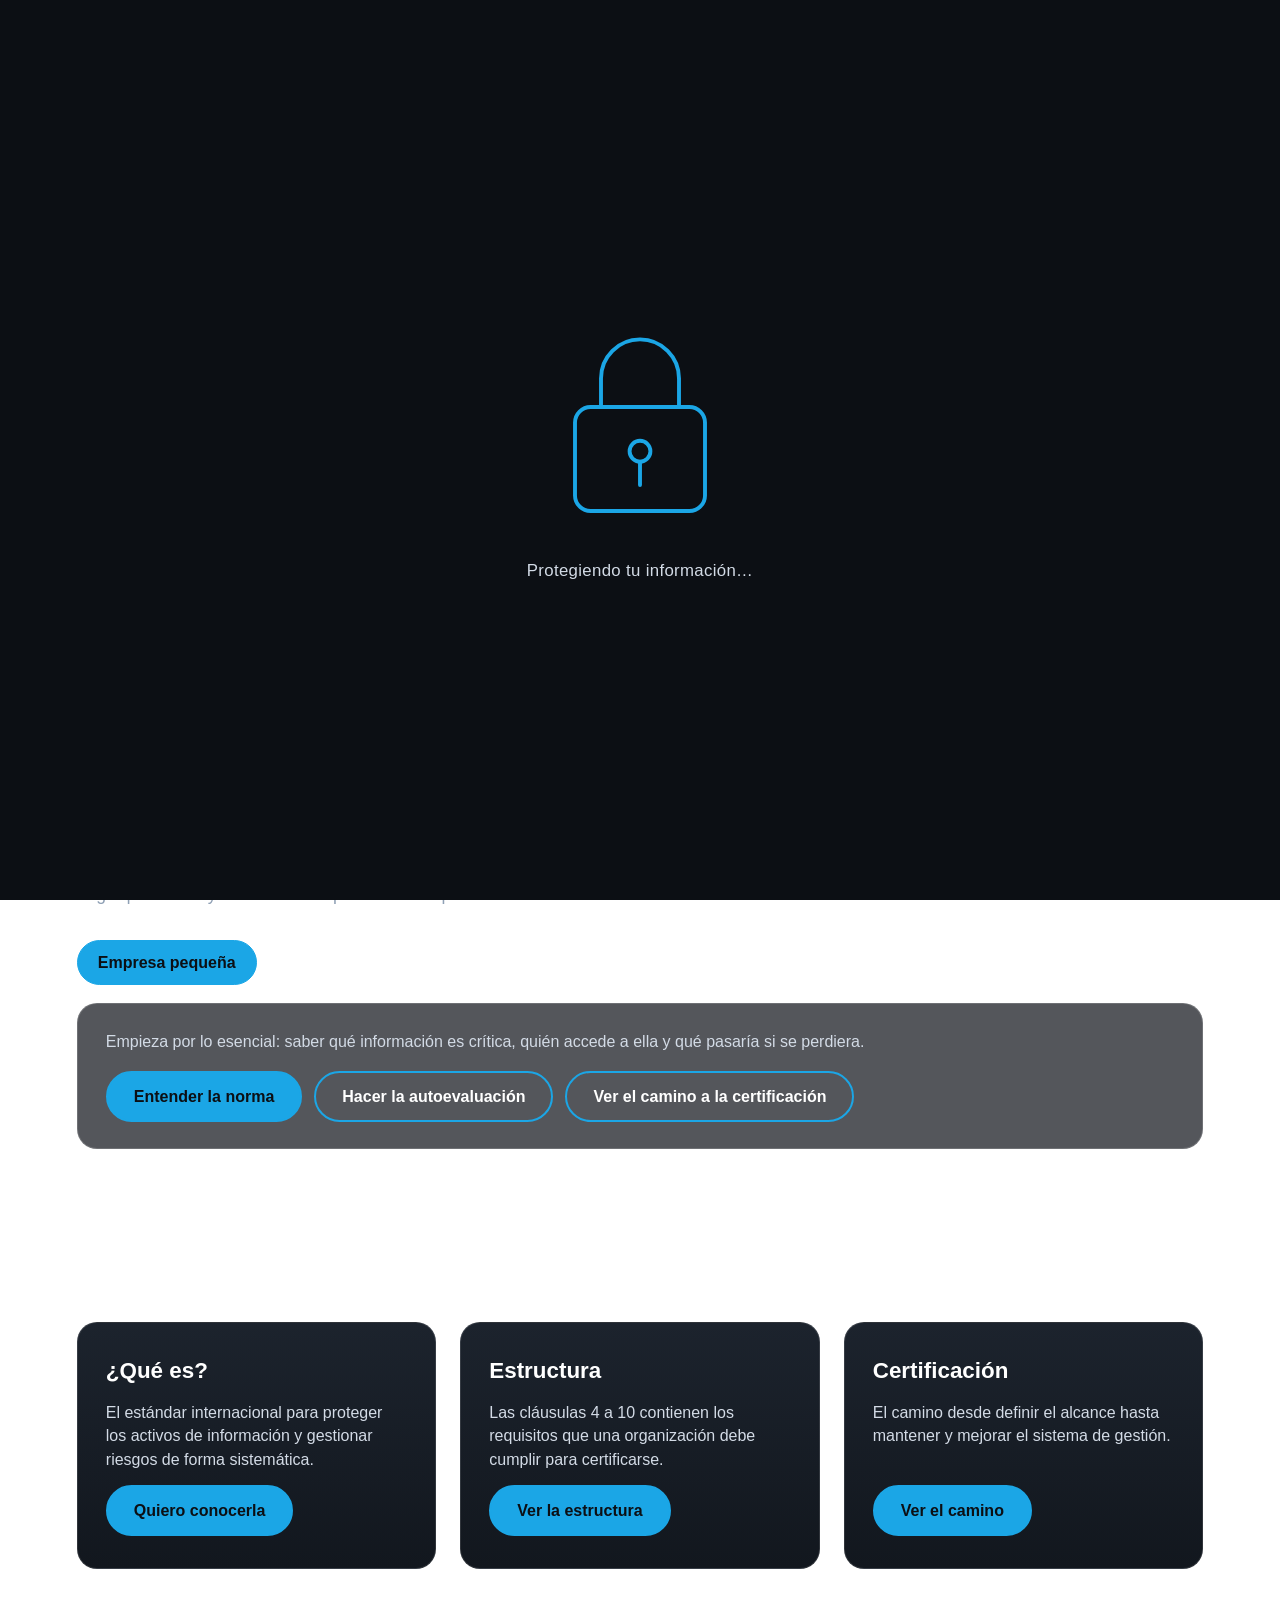
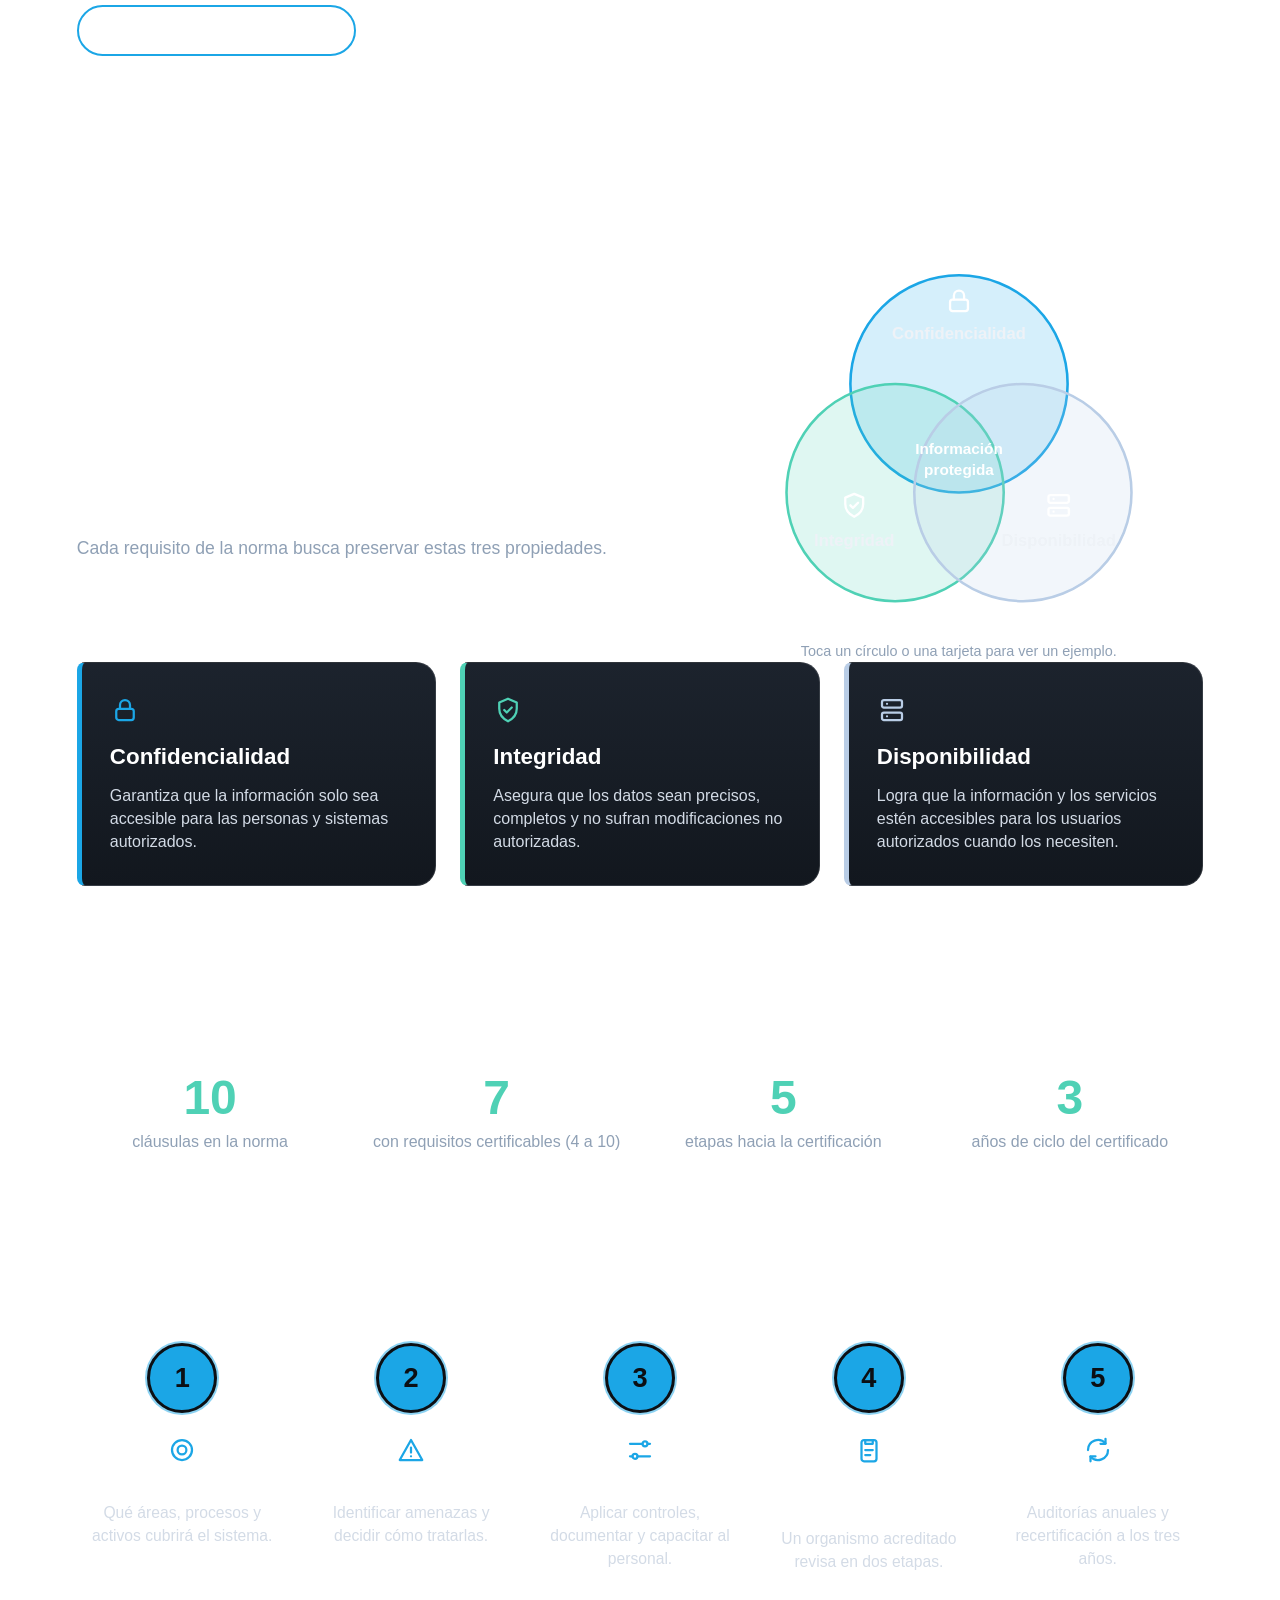
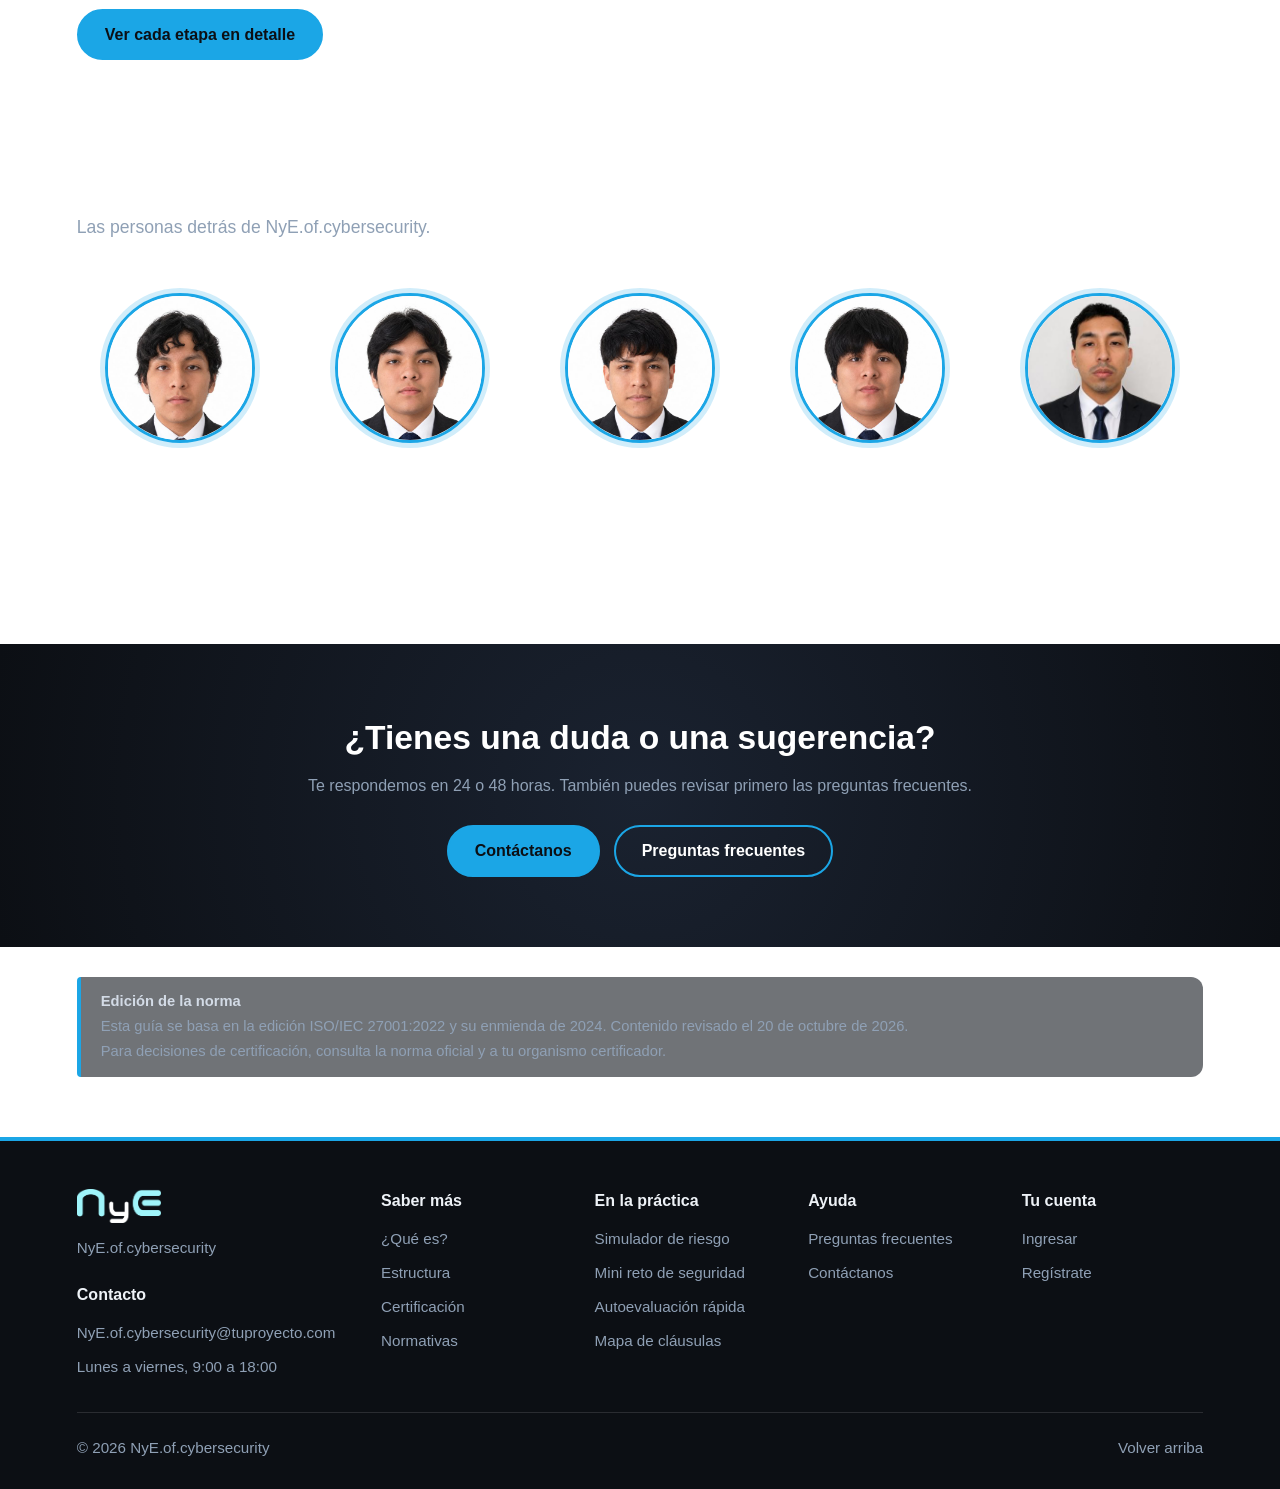
<file: index.html>
<!DOCTYPE html>
<html lang="es">
<head>
  <meta charset="UTF-8">
  <meta name="viewport" content="width=device-width, initial-scale=1.0">
  <title>NyE | ISO/IEC 27001</title>
  <link rel="stylesheet" href="css/inicio.css">
  <link rel="stylesheet" href="css/efectos.css">
  <link rel="stylesheet" href="css/pie.css">
  <link rel="stylesheet" href="css/equipo.css">
</head>
<body>
  <div class="precarga" aria-hidden="true"><div class="p-mitad p-arriba"></div><div class="p-mitad p-abajo"></div><div class="p-centro"><svg class="p-svg" viewBox="0 20 200 170" aria-hidden="true"><g class="p-candado"><path d="M70 90V68a30 30 0 0 1 60 0V90"/><path d="M62 90H138a12 12 0 0 1 12 12V158a12 12 0 0 1-12 12H62a12 12 0 0 1-12-12V102a12 12 0 0 1 12-12Z"/><circle cx="100" cy="124" r="8"/><path d="M100 132V150"/></g><g class="p-datos"></g></svg><p class="p-texto">Protegiendo tu información…</p></div></div>
  <header>
    <a class="logo" href="index.html"><img src="css/img/logo.png" alt="NyE, ir al inicio"></a>
    <nav>
      <a href="saber-mas.html">Saber más</a>
      <a href="normativas.html">Normativas</a>
      <a href="practica.html">En la práctica</a>
      <a href="preguntas-frecuentes.html">Preguntas frecuentes</a>
      <a href="contacto.html">Contáctanos</a>
      <a class="acceso" href="login.html">Ingresar</a>
    <button class="menu-btn" type="button" aria-label="Abrir menú" aria-expanded="false" aria-controls="menu"><span></span><span></span><span></span></button>
    </nav>
  </header>

  <main>
    <!-- Portada -->
    <section class="portada">
      <div class="portada-texto">
        <h1>Protege la información de tu empresa con la ISO/IEC 27001</h1>
        <p>Guía sobre el estándar internacional para gestionar la ciberseguridad: ¿qué es?, ¿cómo se aplica en entornos empresariales? y ¿cómo se certifica?</p>
        <div class="botones">
          <a class="btn btn-cian" href="estructura.html">Explora las 7 cláusulas</a>
          <a class="btn btn-borde" href="practica.html#autoevaluacion">Haz una autoevaluación rápida</a>
        </div>
      </div>
          <div class="hero-visual" aria-hidden="true">
        <div class="hero-foto"></div>
        <svg class="hero-svg" viewBox="0 0 160 100">
          <g class="trazos">
            <path d="M0 30H22L34 42H46"/><path d="M160 72H138L126 60H114"/><path d="M0 80H18L28 70"/><path d="M160 22H142L132 32"/>
            <circle cx="46" cy="42" r="1.2"/><circle cx="114" cy="60" r="1.2"/><circle cx="28" cy="70" r="1.2"/><circle cx="132" cy="32" r="1.2"/>
          </g>
          <g class="orbita">
            <circle class="anillo" cx="80" cy="51.7" r="30"/><circle class="anillo" cx="80" cy="51.7" r="42"/>
            <circle class="nodo-c" cx="80" cy="21.7" r="1.8"/><circle class="nodo-c" cx="54" cy="66.7" r="1.8"/><circle class="nodo-m" cx="116.4" cy="30.7" r="1.8"/><circle class="nodo-m" cx="43.6" cy="72.7" r="1.8"/><circle class="nodo-c" cx="119.5" cy="67" r="1.8"/>
          </g>
        </svg>
      </div>
    
    </section>

    <!-- Tres tarjetas principales -->
    <section class="bloque perfil" aria-labelledby="t-perfil">
      <h2 id="t-perfil">Explora por perfil</h2>
      <p class="intro">Elige quién eres y te mostramos por dónde empezar.</p>
      <div data-tabs><div class="tablist" role="tablist"><button class="tab" role="tab" type="button">Empresa pequeña</button><button class="tab" role="tab" type="button">Equipo de TI</button><button class="tab" role="tab" type="button">Estudiante</button></div><div class="panel" role="tabpanel"><p>Empieza por lo esencial: saber qué información es crítica, quién accede a ella y qué pasaría si se perdiera.</p><div class="acciones izq"><a class="btn btn-cian" href="que-es.html">Entender la norma</a><a class="btn btn-borde" href="practica.html#autoevaluacion">Hacer la autoevaluación</a><a class="btn btn-borde" href="certificacion.html">Ver el camino a la certificación</a></div></div><div class="panel" role="tabpanel"><p>Ve directo a los requisitos: las cláusulas 4 a 10, los controles del Anexo A y un simulador para priorizar riesgos.</p><div class="acciones izq"><a class="btn btn-cian" href="estructura.html#mapa">Mapa de cláusulas</a><a class="btn btn-borde" href="normativas.html">Controles y normas</a><a class="btn btn-borde" href="practica.html#riesgo">Simulador de riesgo</a></div></div><div class="panel" role="tabpanel"><p>Aprende primero el vocabulario y la lógica de la norma, y ponlos a prueba con un reto.</p><div class="acciones izq"><a class="btn btn-cian" href="que-es.html">Entender la norma</a><a class="btn btn-borde" href="normativas.html#glosario">Glosario</a><a class="btn btn-borde" href="practica.html#reto">Mini reto de seguridad</a></div></div></div>
    </section>

    <section class="bloque tarjetas-principales" aria-labelledby="t-conoce">
      <h2 id="t-conoce">Conoce la norma paso a paso</h2>
      <div class="rejilla-3">
        <article class="tarjeta">
          <h3>¿Qué es?</h3>
          <p>El estándar internacional para proteger los activos de información y gestionar riesgos de forma sistemática.</p>
          <a class="btn btn-cian" href="que-es.html">Quiero conocerla</a>
        </article>
        <article class="tarjeta">
          <h3>Estructura</h3>
          <p>Las cláusulas 4 a 10 contienen los requisitos que una organización debe cumplir para certificarse.</p>
          <a class="btn btn-cian" href="estructura.html">Ver la estructura</a>
        </article>
        <article class="tarjeta">
          <h3>Certificación</h3>
          <p>El camino desde definir el alcance hasta mantener y mejorar el sistema de gestión.</p>
          <a class="btn btn-cian" href="certificacion.html">Ver el camino</a>
        </article>
      </div>
      <p class="experto"><a class="btn btn-borde" href="contacto.html">Quiero hablar con un experto</a></p>
    </section>

    <!-- Pilares (equivale a la cuadrícula de industrias) -->
    <div class="banda"><section class="bloque pilares" aria-labelledby="t-pilares">
      <h2 id="t-pilares">Tres pilares para proteger tu información</h2>
      <p class="intro">Cada requisito de la norma busca preservar estas tres propiedades.</p>
        <figure class="venn">
          <svg viewBox="0 0 360 310" role="group" aria-label="Diagrama de los tres pilares: toca uno para ver un ejemplo">
            <g class="vp v1" tabindex="0" role="button" aria-pressed="false" aria-label="Confidencialidad"><circle cx="180" cy="115" r="85"/><use href="#i-lock" x="168" y="38" width="24" height="24"/><text class="vt" x="180" y="80">Confidencialidad</text></g>
            <g class="vp v2" tabindex="0" role="button" aria-pressed="false" aria-label="Integridad"><circle cx="130" cy="200" r="85"/><use href="#i-check" x="86" y="198" width="24" height="24"/><text class="vt" x="98" y="242">Integridad</text></g>
            <g class="vp v3" tabindex="0" role="button" aria-pressed="false" aria-label="Disponibilidad"><circle cx="230" cy="200" r="85"/><use href="#i-server" x="246" y="198" width="24" height="24"/><text class="vt" x="258" y="242">Disponibilidad</text></g>
            <text class="vc" x="180" y="170">Información</text><text class="vc" x="180" y="186">protegida</text>
          </svg>
          <figcaption>Toca un círculo o una tarjeta para ver un ejemplo.</figcaption>
        </figure>
      <div class="rejilla-3">
        <article class="pilar" tabindex="0" role="button" aria-pressed="false">
          <svg class="ico"><use href="#i-lock"/></svg>
          <h3>Confidencialidad</h3>
          <p>Garantiza que la información solo sea accesible para las personas y sistemas autorizados.</p>
          <p class="ejemplo"><strong>Ejemplo:</strong> Solo Recursos Humanos puede abrir los expedientes del personal.</p>
        </article>
        <article class="pilar" tabindex="0" role="button" aria-pressed="false">
          <svg class="ico"><use href="#i-check"/></svg>
          <h3>Integridad</h3>
          <p>Asegura que los datos sean precisos, completos y no sufran modificaciones no autorizadas.</p>
          <p class="ejemplo"><strong>Ejemplo:</strong> Un registro de cambios muestra quién modificó una factura y cuándo.</p>
        </article>
        <article class="pilar" tabindex="0" role="button" aria-pressed="false">
          <svg class="ico"><use href="#i-server"/></svg>
          <h3>Disponibilidad</h3>
          <p>Logra que la información y los servicios estén accesibles para los usuarios autorizados cuando los necesiten.</p>
          <p class="ejemplo"><strong>Ejemplo:</strong> Si falla el servidor, un sistema de respaldo mantiene la tienda en línea funcionando.</p>
        </article>
      </div>
    </section></div>

    <!-- Cifras -->
    <section class="cifras" aria-label="La norma en cifras">
      <div><strong>10</strong><span>cláusulas en la norma</span></div>
      <div><strong>7</strong><span>con requisitos certificables (4 a 10)</span></div>
      <div><strong>5</strong><span>etapas hacia la certificación</span></div>
      <div><strong>3</strong><span>años de ciclo del certificado</span></div>
    </section>

    <!-- Camino a la certificación (equivale a noticias y recursos) -->
    <section class="bloque camino" aria-labelledby="t-camino">
      <h2 id="t-camino">Camino hacia la certificación</h2>
      <ol class="pasos ruta">
        <li><svg class="ico"><use href="#i-target"/></svg><h3>Definir alcance</h3><p>Qué áreas, procesos y activos cubrirá el sistema.</p></li>
        <li><svg class="ico"><use href="#i-alert"/></svg><h3>Evaluar riesgos</h3><p>Identificar amenazas y decidir cómo tratarlas.</p></li>
        <li><svg class="ico"><use href="#i-sliders"/></svg><h3>Implantar controles</h3><p>Aplicar controles, documentar y capacitar al personal.</p></li>
        <li><svg class="ico"><use href="#i-clip"/></svg><h3>Auditoría de certificación</h3><p>Un organismo acreditado revisa en dos etapas.</p></li>
        <li><svg class="ico"><use href="#i-loop"/></svg><h3>Mantener y mejorar</h3><p>Auditorías anuales y recertificación a los tres años.</p></li>
      </ol>
      <p class="experto"><a class="btn btn-cian" href="certificacion.html">Ver cada etapa en detalle</a></p>
    </section>

    <!-- Nuestro equipo
         GUÍA: en cada <li class="miembro"> cambia
           1) el texto del <h3> por "Nombres Apellidos"
           2) el texto de <p class="rol"> por el rol (o bórralo si no lo quieres)
           3) el alt de la imagen por el mismo nombre
         Para agregar a otra persona, copia un <li> completo. -->
    <section class="bloque equipo" id="equipo" aria-labelledby="t-equipo">
      <h2 id="t-equipo">Nuestro equipo</h2>
      <p class="intro">Las personas detrás de NyE.of.cybersecurity.</p>
      <ul class="equipo-lista">
        <li class="miembro">
          <figure class="miembro-foto"><img src="css/img/integrante-1.jpg" alt="Foto de Nombres Apellidos (integrante 1)" loading="lazy" width="150" height="150"></figure>
          <h3>Antonio Llashac <!-- ✏️ Integrante 1: escribe aquí nombres y apellidos --></h3>
          <p class="rol">Líder del proyecto <!-- ✏️ Integrante 1: escribe aquí el rol (opcional) --></p>
        </li>
        <li class="miembro">
          <figure class="miembro-foto"><img src="css/img/integrante-2.jpg" alt="Foto de Nombres Apellidos (integrante 2)" loading="lazy" width="150" height="150"></figure>
          <h3>Paul Marroquin <!-- ✏️ Integrante 2: escribe aquí nombres y apellidos --></h3>
          <p class="rol">Investigador normativo <!-- ✏️ Integrante 2: escribe aquí el rol (opcional) --></p>
        </li>
        <li class="miembro">
          <figure class="miembro-foto"><img src="css/img/integrante-3.jpg" alt="Foto de Nombres Apellidos (integrante 3)" loading="lazy" width="150" height="150"></figure>
          <h3>Willy Huaman <!-- ✏️ Integrante 3: escribe aquí nombres y apellidos --></h3>
          <p class="rol">Responsable de controles <!-- ✏️ Integrante 3: escribe aquí el rol (opcional) --></p>
        </li>
        <li class="miembro">
          <figure class="miembro-foto"><img src="css/img/integrante-4.jpg" alt="Foto de Nombres Apellidos (integrante 4)" loading="lazy" width="150" height="150"></figure>
          <h3>Crhistian Rios <!-- ✏️ Integrante 4: escribe aquí nombres y apellidos --></h3>
          <p class="rol">Diseñador <!-- ✏️ Integrante 4: escribe aquí el rol (opcional) --></p>
        </li>
        <li class="miembro">
          <figure class="miembro-foto"><img src="css/img/integrante-5.jpg" alt="Foto de Nombres Apellidos (integrante 5)" loading="lazy" width="150" height="150"></figure>
          <h3>Fredy Barrientos <!-- ✏️ Integrante 5: escribe aquí nombres y apellidos --></h3>
          <p class="rol">Desarrollador Web <!-- ✏️ Integrante 5: escribe aquí el rol (opcional) --></p>
        </li>
      </ul>
    </section>

    <!-- Llamada a la acción final -->
    <section class="cierre">
      <h2>¿Tienes una duda o una sugerencia?</h2>
      <p>Te respondemos en 24 o 48 horas. También puedes revisar primero las preguntas frecuentes.</p>
      <div class="botones">
        <a class="btn btn-cian" href="contacto.html">Contáctanos</a>
        <a class="btn btn-borde" href="preguntas-frecuentes.html">Preguntas frecuentes</a>
      </div>
    </section>
  </main>

  <footer class="pie">
    <div class="pie-columnas">
      <div class="pie-marca">
        <img class="pie-logo" src="css/img/logo.png" alt="NyE">
        <p>NyE.of.cybersecurity</p>
        <h3>Contacto</h3>
        <a href="mailto:NyE.of.cybersecurity@tuproyecto.com">NyE.of.cybersecurity@tuproyecto.com</a>
        <span>Lunes a viernes, 9:00 a 18:00</span>
      </div>
      <div><h3>Saber más</h3><a href="que-es.html">¿Qué es?</a><a href="estructura.html">Estructura</a><a href="certificacion.html">Certificación</a><a href="normativas.html">Normativas</a></div>
      <div><h3>En la práctica</h3><a href="practica.html#riesgo">Simulador de riesgo</a><a href="practica.html#reto">Mini reto de seguridad</a><a href="practica.html#autoevaluacion">Autoevaluación rápida</a><a href="estructura.html#mapa">Mapa de cláusulas</a></div>
      <div><h3>Ayuda</h3><a href="preguntas-frecuentes.html">Preguntas frecuentes</a><a href="contacto.html">Contáctanos</a></div>
      <div><h3>Tu cuenta</h3><a href="login.html">Ingresar</a><a href="registro.html">Regístrate</a></div>
    </div>
    <div class="pie-base"><span>© 2026 NyE.of.cybersecurity</span><a href="#">Volver arriba</a></div>
  </footer>
<div class="menu-pantalla" id="menu" aria-hidden="true">
    <ol>
      <li style="--i:0"><a href="index.html">Inicio</a></li>
      <li style="--i:1"><a href="saber-mas.html">Saber más</a></li>
      <li style="--i:2"><a href="normativas.html">Normativas</a></li>
      <li style="--i:3"><a href="practica.html">En la práctica</a></li>
      <li style="--i:3"><a href="preguntas-frecuentes.html">Preguntas frecuentes</a></li>
      <li style="--i:4"><a href="contacto.html">Contáctanos</a></li>
      <li style="--i:5"><a href="login.html">Ingresar</a></li>
    </ol>
    <p>NyE.of.cybersecurity</p>
  </div>
  <script src="js/efectos.js"></script>
  <script src="js/interactivo.js"></script>
  <script src="js/equipo.js"></script>
  <script src="js/idioma.js"></script>
  <script src="js/sesion.js"></script>
</body>
</html>
</file>
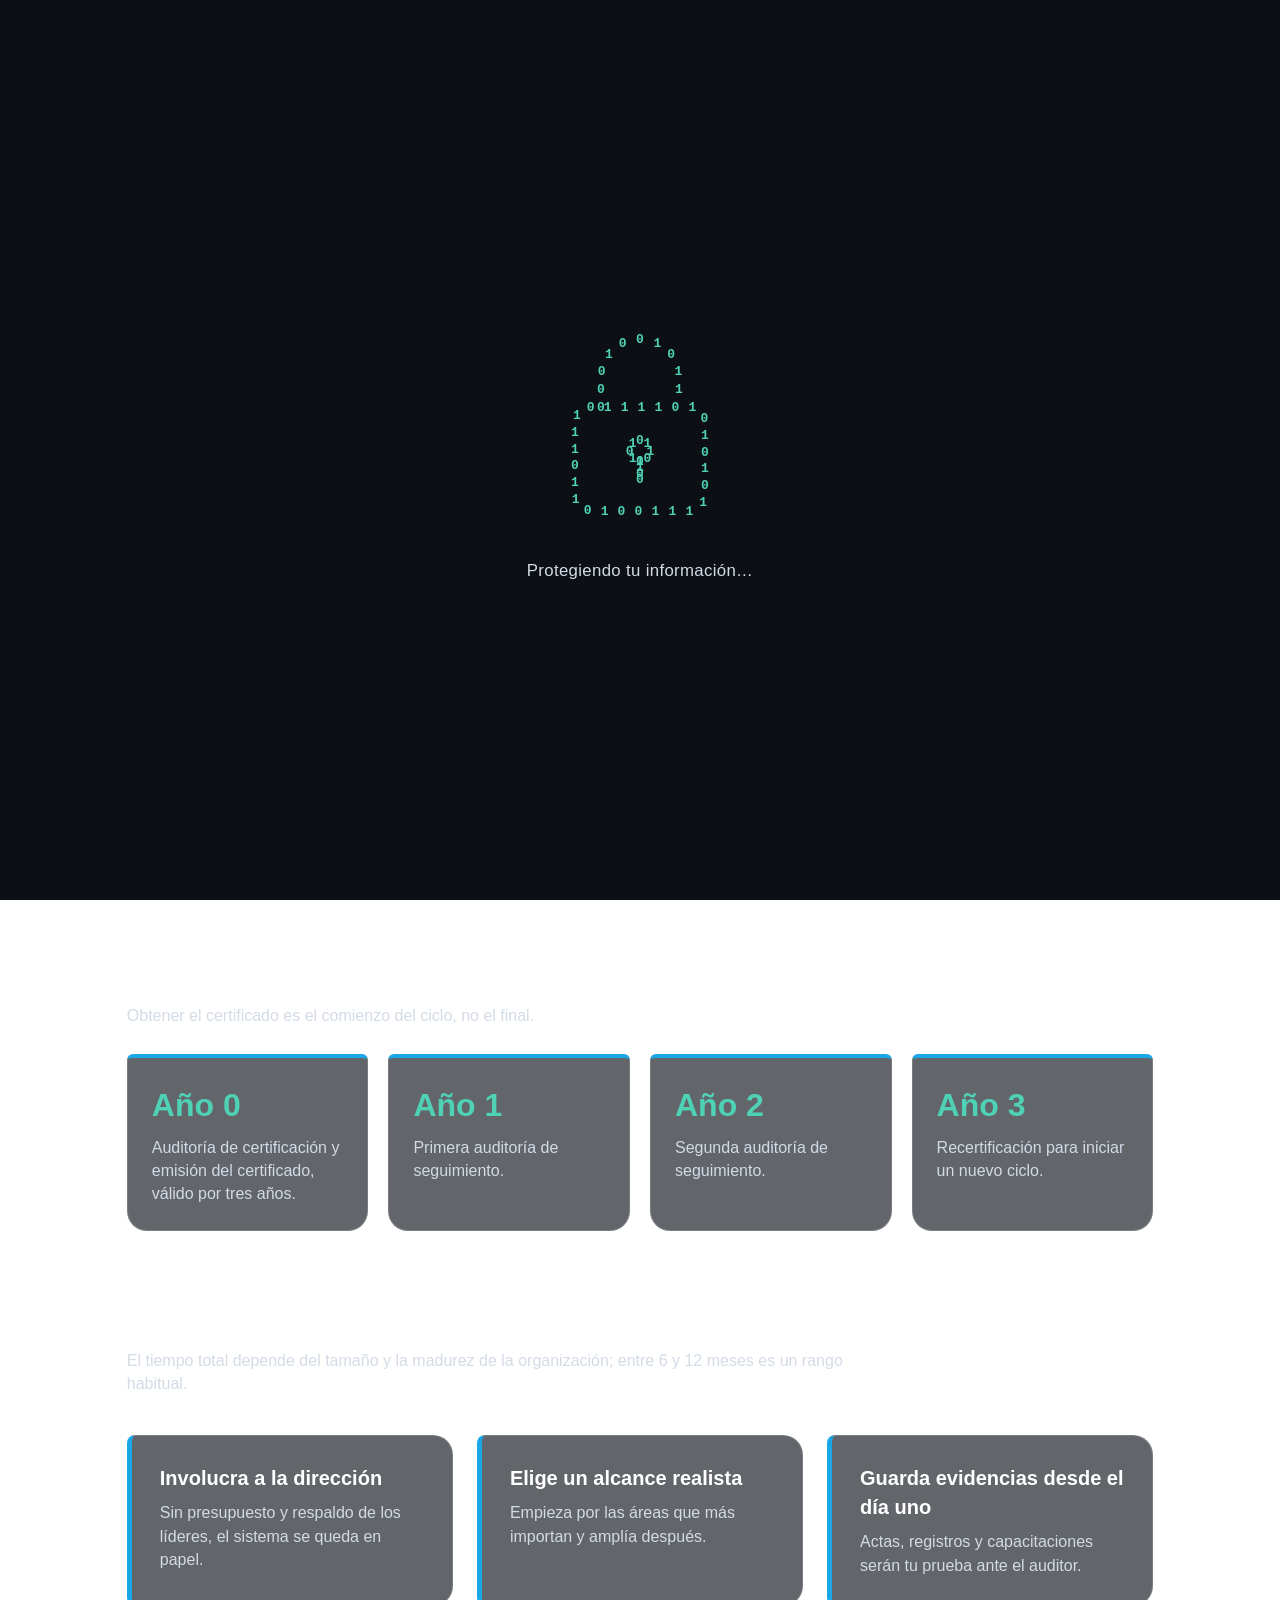
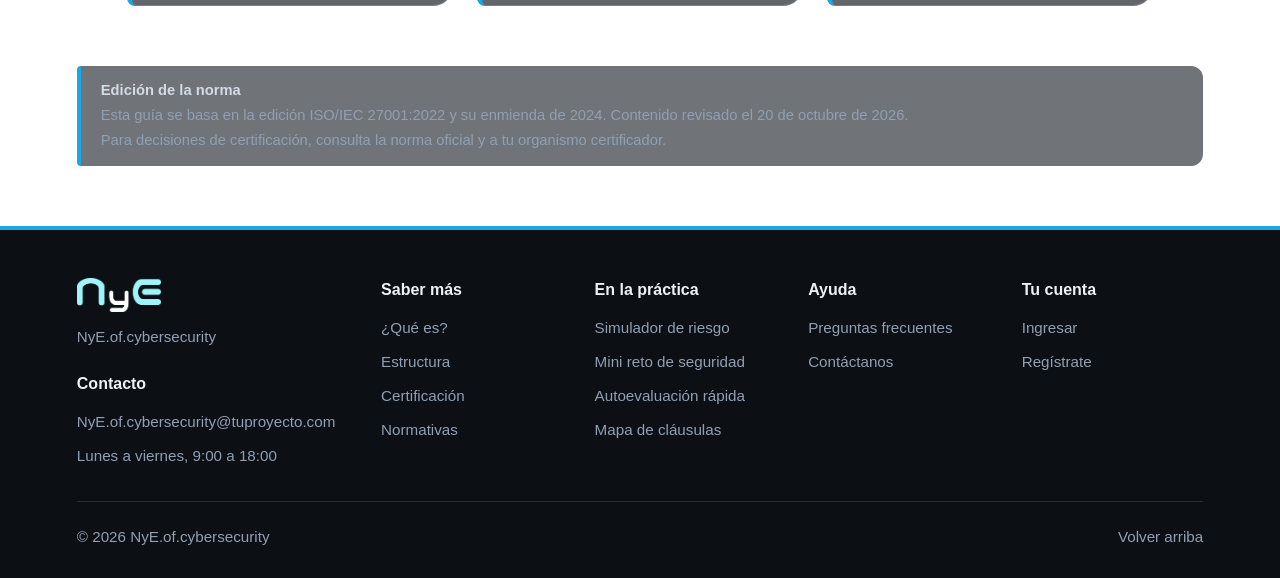
<file: certificacion.html>
<!DOCTYPE html>
<html lang="es">
<head>
  <meta charset="UTF-8">
  <meta name="viewport" content="width=device-width, initial-scale=1.0">
  <title>Certificación | ISO/IEC 27001</title>
  <link rel="stylesheet" href="css/sitio.css">
  <link rel="stylesheet" href="css/efectos.css">
  <link rel="stylesheet" href="css/pie.css">
</head>
<body class="pg-certificacion">
  <div class="precarga" aria-hidden="true"><div class="p-mitad p-arriba"></div><div class="p-mitad p-abajo"></div><div class="p-centro"><svg class="p-svg" viewBox="0 20 200 170" aria-hidden="true"><g class="p-candado"><path d="M70 90V68a30 30 0 0 1 60 0V90"/><path d="M62 90H138a12 12 0 0 1 12 12V158a12 12 0 0 1-12 12H62a12 12 0 0 1-12-12V102a12 12 0 0 1 12-12Z"/><circle cx="100" cy="124" r="8"/><path d="M100 132V150"/></g><g class="p-datos"></g></svg><p class="p-texto">Protegiendo tu información…</p></div></div>
  <header>
    <a class="logo" href="index.html"><img src="css/img/logo.png" alt="NyE, ir al inicio"></a>
    <nav>
      <a href="index.html">Inicio</a>
      <a href="saber-mas.html" class="actual">Saber más</a>
      <a href="normativas.html">Normativas</a>
      <a href="practica.html">En la práctica</a>
      <a href="preguntas-frecuentes.html">Preguntas frecuentes</a>
      <a href="contacto.html">Contáctanos</a>
      <a class="acceso" href="login.html">Ingresar</a>
    <button class="menu-btn" type="button" aria-label="Abrir menú" aria-expanded="false" aria-controls="menu"><span></span><span></span><span></span></button>
    </nav>
  </header>

  <main>
    <h1>Camino hacia la certificación</h1>

    <section class="pasos">
      <div>
        <details>
          <summary><span class="num">1</span>Definir alcance</summary>
          <p>Se decide qué áreas, procesos, ubicaciones y activos de información cubrirá el SGSI y cuáles quedan fuera. El alcance debe quedar documentado y considerar el contexto de la organización y las expectativas de las partes interesadas.</p>
        </details>
        <details>
          <summary><span class="num">2</span>Evaluar riesgos</summary>
          <p>Se identifican los activos, las amenazas y las vulnerabilidades, y se valora la probabilidad y el impacto de cada riesgo. Luego se decide cómo tratarlo (reducirlo, evitarlo, transferirlo o aceptarlo) y se elabora el plan de tratamiento.</p>
        </details>
        <details>
          <summary><span class="num">3</span>Implantar controles</summary>
          <p>Se aplican los controles elegidos para tratar los riesgos y se documentan las políticas, procedimientos y registros. También se capacita al personal y se hacen auditorías internas y una revisión por la dirección antes de pedir la certificación.</p>
        </details>
        <details>
          <summary><span class="num">4</span>Auditoría de certificación</summary>
          <p>La realiza un organismo de certificación acreditado en dos etapas: primero se revisa la documentación y la preparación, y luego se comprueba en la práctica que el SGSI funciona. Si todo es conforme, se emite el certificado.</p>
        </details>
      </div>

      <div>
        <details>
          <summary><span class="num">5</span>Mantener y mejorar</summary>
          <p>Después de certificarse, el organismo realiza auditorías de seguimiento anuales y, al cumplirse el ciclo de tres años, una recertificación. La organización debe seguir corrigiendo desviaciones y mejorando su SGSI de forma continua.</p>
        </details>
      </div>
    </section>
  
    <section class="sec">
      <h2>Las dos etapas de la auditoría</h2>
      <p>El organismo de certificación revisa tu sistema primero en papel y luego en la práctica.</p>
      <div class="clausulas">
        <article class="pilar-card"><h3>Etapa 1: revisión documental</h3><p>El auditor comprueba que el alcance, la política, el análisis de riesgos y la declaración de aplicabilidad están listos, y que la organización está preparada para continuar.</p></article>
        <article class="pilar-card"><h3>Etapa 2: verificación en la práctica</h3><p>Se entrevista al personal y se revisan registros para confirmar que los controles se aplican y funcionan de verdad.</p></article>
      </div>
    </section>

    <section class="sec">
      <h2>Tu certificado a lo largo de tres años</h2>
      <p>Obtener el certificado es el comienzo del ciclo, no el final.</p>
      <ol class="linea">
        <li><b>Año 0</b><span>Auditoría de certificación y emisión del certificado, válido por tres años.</span></li>
        <li><b>Año 1</b><span>Primera auditoría de seguimiento.</span></li>
        <li><b>Año 2</b><span>Segunda auditoría de seguimiento.</span></li>
        <li><b>Año 3</b><span>Recertificación para iniciar un nuevo ciclo.</span></li>
      </ol>
    </section>

    <section class="sec">
      <h2>Consejos para llegar preparado</h2>
      <p>El tiempo total depende del tamaño y la madurez de la organización; entre 6 y 12 meses es un rango habitual.</p>
      <div class="pillars-section">
        <article class="pilar-card"><h3>Involucra a la dirección</h3><p>Sin presupuesto y respaldo de los líderes, el sistema se queda en papel.</p></article>
        <article class="pilar-card"><h3>Elige un alcance realista</h3><p>Empieza por las áreas que más importan y amplía después.</p></article>
        <article class="pilar-card"><h3>Guarda evidencias desde el día uno</h3><p>Actas, registros y capacitaciones serán tu prueba ante el auditor.</p></article>
      </div>
    </section>
  </main>

  <footer class="pie">
    <div class="pie-columnas">
      <div class="pie-marca">
        <img class="pie-logo" src="css/img/logo.png" alt="NyE">
        <p>NyE.of.cybersecurity</p>
        <h3>Contacto</h3>
        <a href="mailto:NyE.of.cybersecurity@tuproyecto.com">NyE.of.cybersecurity@tuproyecto.com</a>
        <span>Lunes a viernes, 9:00 a 18:00</span>
      </div>
      <div><h3>Saber más</h3><a href="que-es.html">¿Qué es?</a><a href="estructura.html">Estructura</a><a href="certificacion.html">Certificación</a><a href="normativas.html">Normativas</a></div>
      <div><h3>En la práctica</h3><a href="practica.html#riesgo">Simulador de riesgo</a><a href="practica.html#reto">Mini reto de seguridad</a><a href="practica.html#autoevaluacion">Autoevaluación rápida</a><a href="estructura.html#mapa">Mapa de cláusulas</a></div>
      <div><h3>Ayuda</h3><a href="preguntas-frecuentes.html">Preguntas frecuentes</a><a href="contacto.html">Contáctanos</a></div>
      <div><h3>Tu cuenta</h3><a href="login.html">Ingresar</a><a href="registro.html">Regístrate</a></div>
    </div>
    <div class="pie-base"><span>© 2026 NyE.of.cybersecurity</span><a href="#">Volver arriba</a></div>
  </footer>
<div class="menu-pantalla" id="menu" aria-hidden="true">
    <ol>
      <li style="--i:0"><a href="index.html">Inicio</a></li>
      <li style="--i:1"><a href="saber-mas.html">Saber más</a></li>
      <li style="--i:2"><a href="normativas.html">Normativas</a></li>
      <li style="--i:3"><a href="practica.html">En la práctica</a></li>
      <li style="--i:3"><a href="preguntas-frecuentes.html">Preguntas frecuentes</a></li>
      <li style="--i:4"><a href="contacto.html">Contáctanos</a></li>
      <li style="--i:5"><a href="login.html">Ingresar</a></li>
    </ol>
    <p>NyE.of.cybersecurity</p>
  </div>
  <script src="js/efectos.js"></script>
  <script src="js/interactivo.js"></script>
  <script src="js/idioma.js"></script>
  <script src="js/sesion.js"></script>
</body>
</html>
</file>
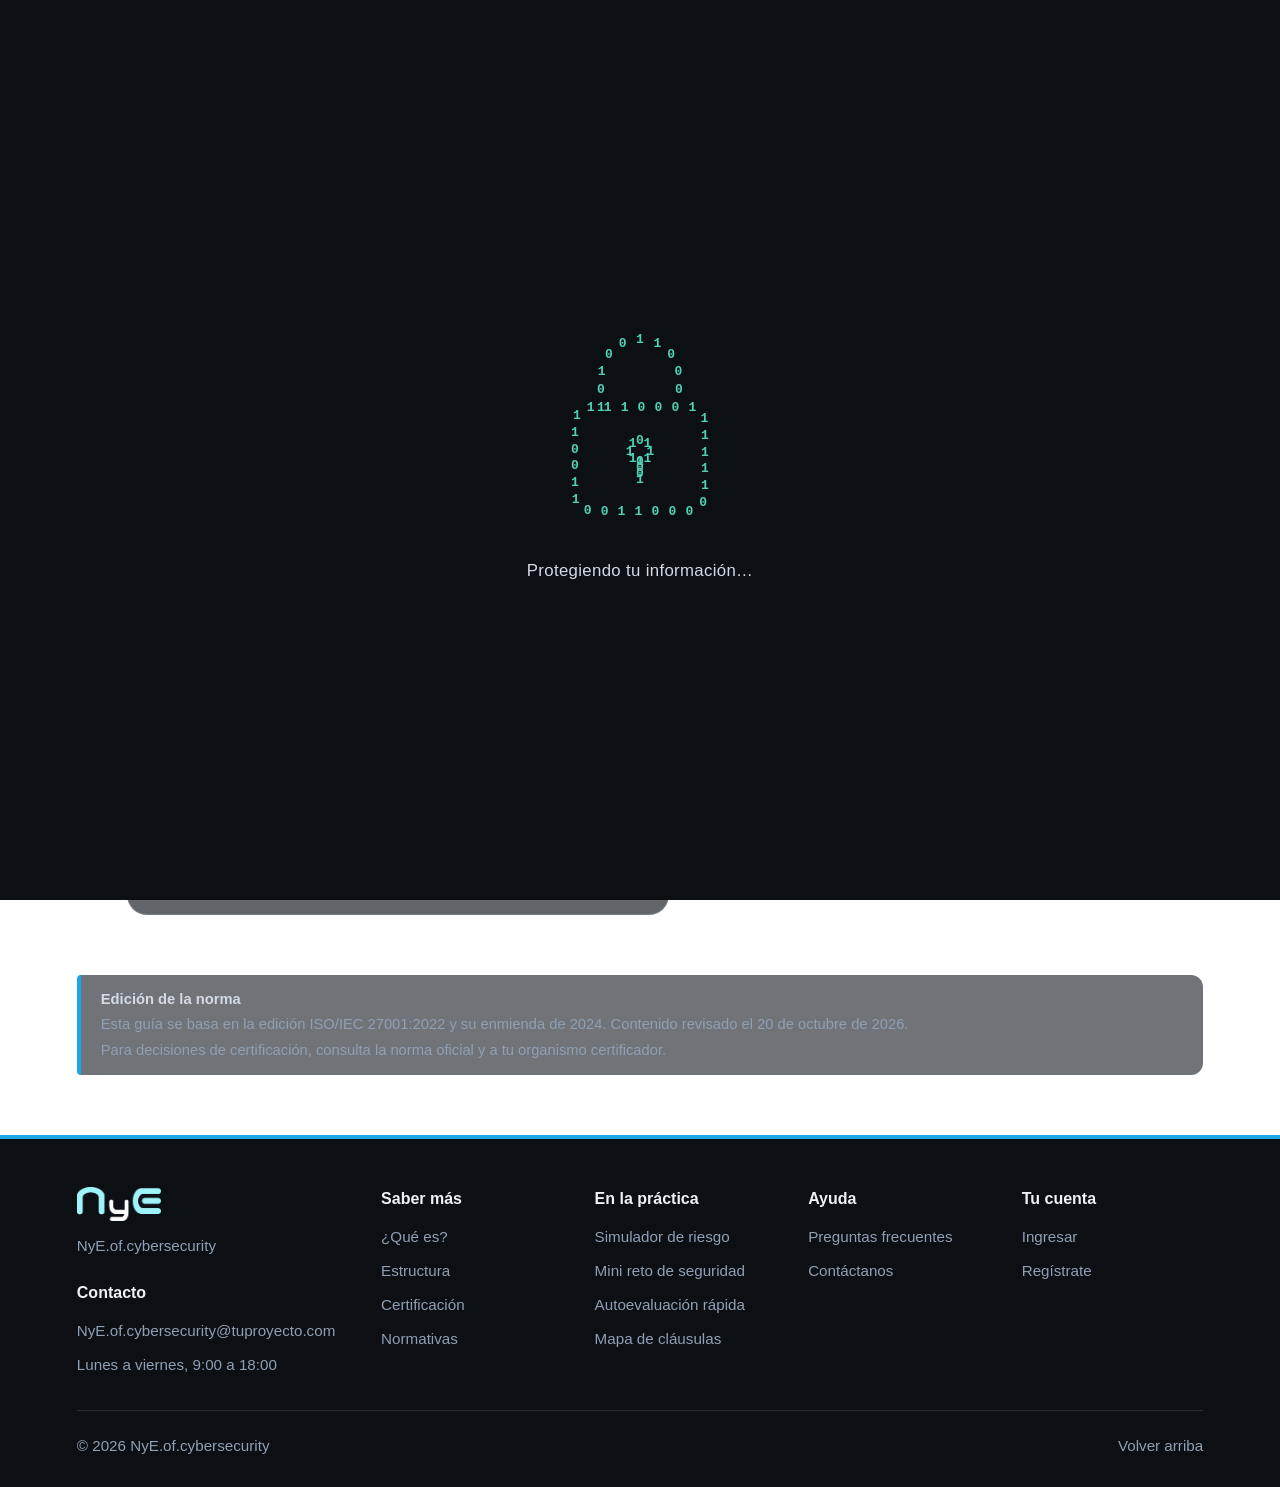
<file: contacto.html>
<!DOCTYPE html>
<html lang="es">
<head>
  <meta charset="UTF-8">
  <meta name="viewport" content="width=device-width, initial-scale=1.0">
  <title>Contáctanos | ISO/IEC 27001</title>
  <link rel="stylesheet" href="css/sitio.css">
  <link rel="stylesheet" href="css/efectos.css">
  <link rel="stylesheet" href="css/pie.css">
</head>
<body class="pg-contacto">
  <div class="precarga" aria-hidden="true"><div class="p-mitad p-arriba"></div><div class="p-mitad p-abajo"></div><div class="p-centro"><svg class="p-svg" viewBox="0 20 200 170" aria-hidden="true"><g class="p-candado"><path d="M70 90V68a30 30 0 0 1 60 0V90"/><path d="M62 90H138a12 12 0 0 1 12 12V158a12 12 0 0 1-12 12H62a12 12 0 0 1-12-12V102a12 12 0 0 1 12-12Z"/><circle cx="100" cy="124" r="8"/><path d="M100 132V150"/></g><g class="p-datos"></g></svg><p class="p-texto">Protegiendo tu información…</p></div></div>
  <header>
    <a class="logo" href="index.html"><img src="css/img/logo.png" alt="NyE, ir al inicio"></a>
    <nav>
      <a href="index.html">Inicio</a>
      <a href="saber-mas.html">Saber más</a>
      <a href="normativas.html">Normativas</a>
      <a href="practica.html">En la práctica</a>
      <a href="preguntas-frecuentes.html">Preguntas frecuentes</a>
      <a href="contacto.html" class="actual">Contáctanos</a>
      <a class="acceso" href="login.html">Ingresar</a>
    <button class="menu-btn" type="button" aria-label="Abrir menú" aria-expanded="false" aria-controls="menu"><span></span><span></span><span></span></button>
    </nav>
  </header>

  <main>
    <!-- COLUMNA IZQUIERDA: Formulario de Contacto -->
    <section>
      <h1>Contáctanos</h1>
      <p>Cuéntanos tu duda o sugerencia. Te responderemos en 24 o 48 horas.</p>

      <form action="#" method="post">
        <div>
          <label for="nombre">Nombre<span>*</span></label>
          <input type="text" id="nombre" name="nombre" required>
        </div>

        <div>
          <label for="correo">Correo Electrónico<span>*</span></label>
          <input type="email" id="correo" name="correo" required>
        </div>

        <div>
          <label for="asunto">Asunto<span>*</span></label>
          <input type="text" id="asunto" name="asunto" required>
        </div>

        <div>
          <label for="mensaje">Mensaje<span>*</span></label>
          <textarea id="mensaje" name="mensaje" required></textarea>
        </div>

        <div>
          <input type="checkbox" id="captcha" name="captcha" required>
          <label for="captcha">No soy un robot (captcha)</label>
        </div>

        <button type="submit">Enviar mensaje</button>
      </form>
    </section>

    <!-- COLUMNA DERECHA: Datos alternativos de contacto -->
    <aside>
      <h2>Otras formas de contacto</h2>
      
      <!-- Contenedor con la clase para el fondo degradado azul -->
      <div class="contact-card">
        <ul>
          <li>📩 <a href="mailto:NyE.of.cybersecurity@tuproyecto.com">NyE.of.cybersecurity@tuproyecto.com</a></li>
          <li>📞 <a href="tel:+51967670670">+51 967 670 670</a></li>
          <li>🌐 @NyE.of.cybersecurity</li>
          <li>📅 Lunes a viernes, 9:00 a 18:00</li>
        </ul>
      </div>
      <div class="contact-card">
        <h2>¿Qué pasa después de escribirnos?</h2>
        <ol>
          <li>Recibimos tu mensaje y lo leemos con atención.</li>
          <li>Te respondemos en 24 o 48 horas por correo.</li>
          <li>Si hace falta, coordinamos una llamada para profundizar.</li>
        </ol>
      </div>
    </aside>
  </main>
  <footer class="pie">
    <div class="pie-columnas">
      <div class="pie-marca">
        <img class="pie-logo" src="css/img/logo.png" alt="NyE">
        <p>NyE.of.cybersecurity</p>
        <h3>Contacto</h3>
        <a href="mailto:NyE.of.cybersecurity@tuproyecto.com">NyE.of.cybersecurity@tuproyecto.com</a>
        <span>Lunes a viernes, 9:00 a 18:00</span>
      </div>
      <div><h3>Saber más</h3><a href="que-es.html">¿Qué es?</a><a href="estructura.html">Estructura</a><a href="certificacion.html">Certificación</a><a href="normativas.html">Normativas</a></div>
      <div><h3>En la práctica</h3><a href="practica.html#riesgo">Simulador de riesgo</a><a href="practica.html#reto">Mini reto de seguridad</a><a href="practica.html#autoevaluacion">Autoevaluación rápida</a><a href="estructura.html#mapa">Mapa de cláusulas</a></div>
      <div><h3>Ayuda</h3><a href="preguntas-frecuentes.html">Preguntas frecuentes</a><a href="contacto.html">Contáctanos</a></div>
      <div><h3>Tu cuenta</h3><a href="login.html">Ingresar</a><a href="registro.html">Regístrate</a></div>
    </div>
    <div class="pie-base"><span>© 2026 NyE.of.cybersecurity</span><a href="#">Volver arriba</a></div>
  </footer>
<div class="menu-pantalla" id="menu" aria-hidden="true">
    <ol>
      <li style="--i:0"><a href="index.html">Inicio</a></li>
      <li style="--i:1"><a href="saber-mas.html">Saber más</a></li>
      <li style="--i:2"><a href="normativas.html">Normativas</a></li>
      <li style="--i:3"><a href="practica.html">En la práctica</a></li>
      <li style="--i:3"><a href="preguntas-frecuentes.html">Preguntas frecuentes</a></li>
      <li style="--i:4"><a href="contacto.html">Contáctanos</a></li>
      <li style="--i:5"><a href="login.html">Ingresar</a></li>
    </ol>
    <p>NyE.of.cybersecurity</p>
  </div>
  <script src="js/efectos.js"></script>
  <script src="js/interactivo.js"></script>
  <script src="js/idioma.js"></script>
  <script src="js/sesion.js"></script>
  <script src="js/contacto.js"></script>
</body>
</html>
</file>
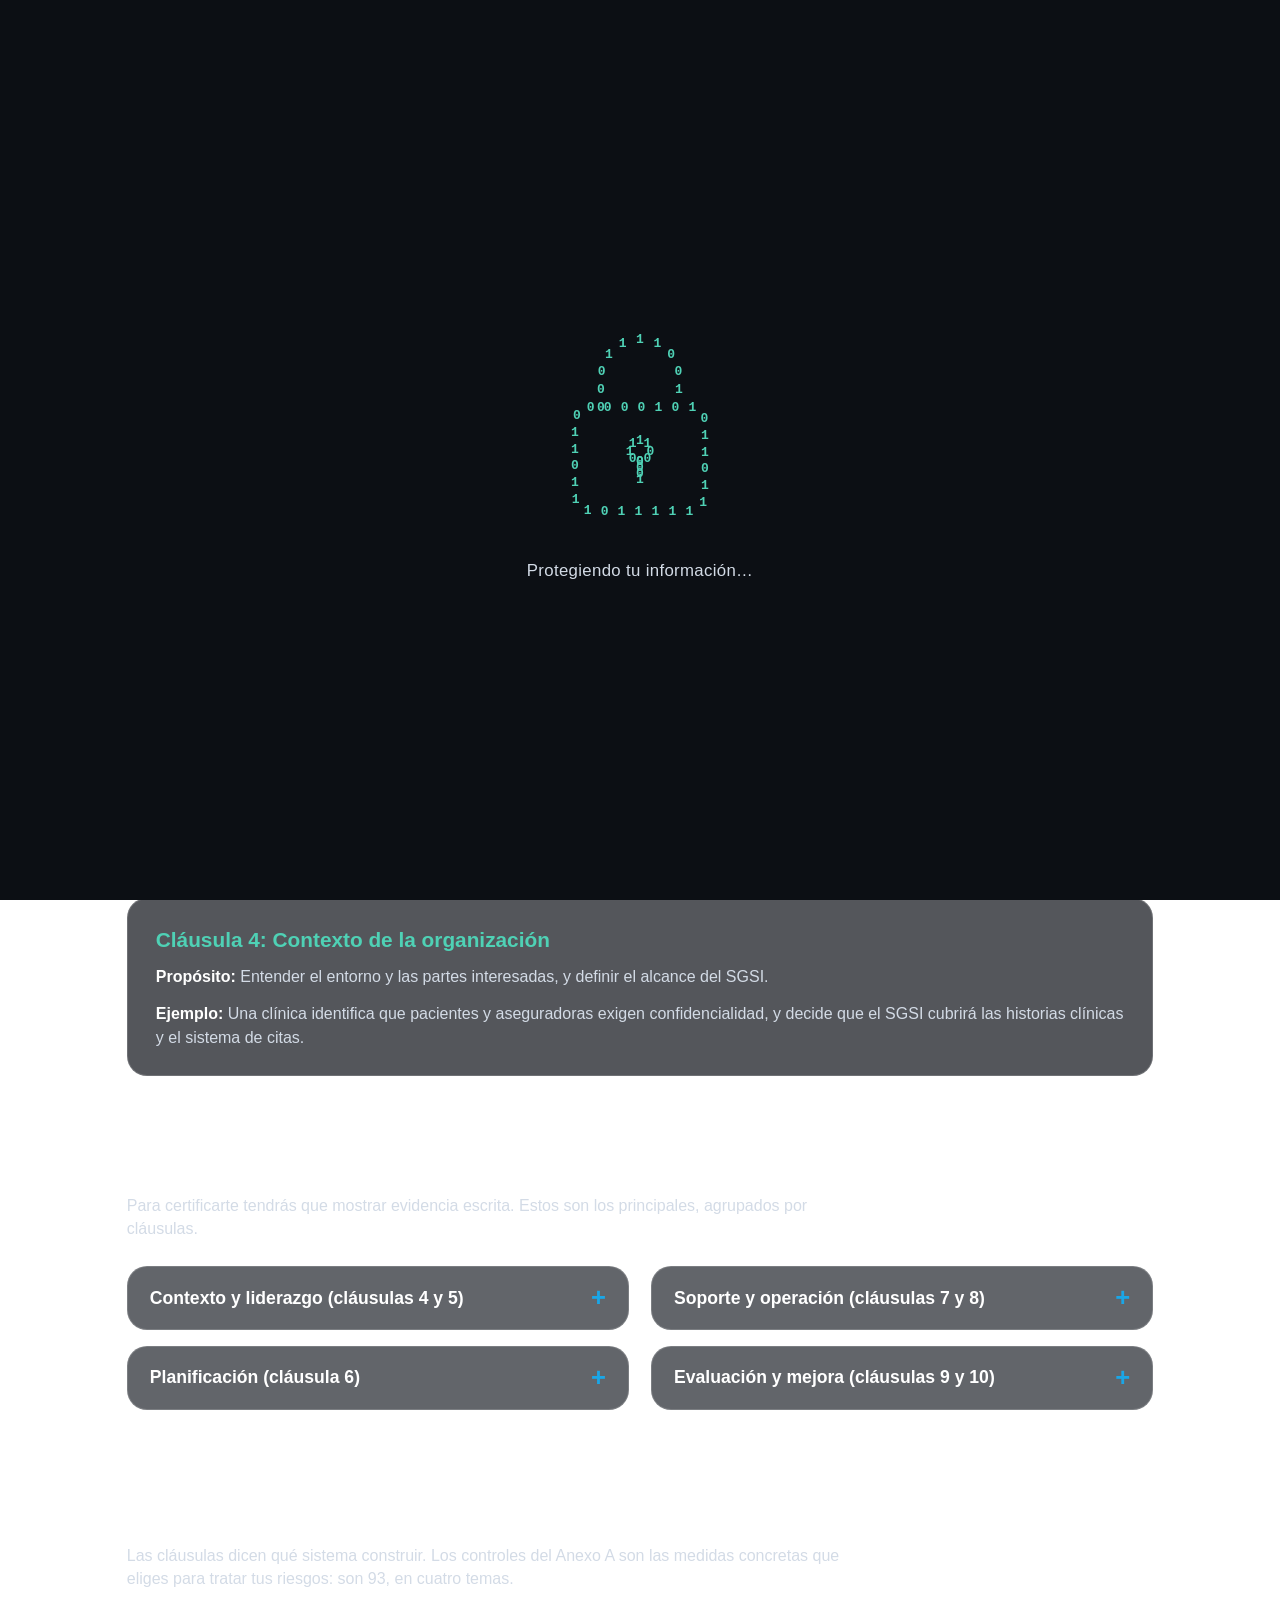
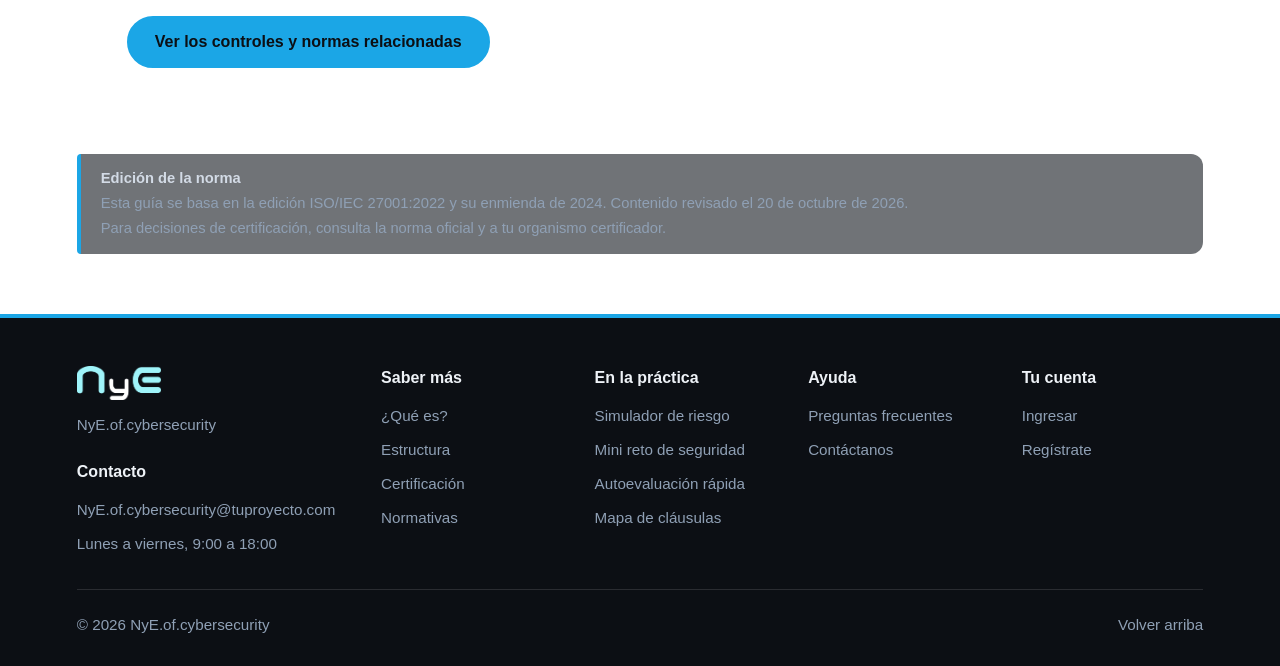
<file: estructura.html>
<!DOCTYPE html>
<html lang="es">
<head>
  <meta charset="UTF-8">
  <meta name="viewport" content="width=device-width, initial-scale=1.0">
  <title>Estructura de la norma | ISO/IEC 27001</title>
  <link rel="stylesheet" href="css/sitio.css">
  <link rel="stylesheet" href="css/efectos.css">
  <link rel="stylesheet" href="css/pie.css">
</head>
<body class="pg-estructura">
  <div class="precarga" aria-hidden="true"><div class="p-mitad p-arriba"></div><div class="p-mitad p-abajo"></div><div class="p-centro"><svg class="p-svg" viewBox="0 20 200 170" aria-hidden="true"><g class="p-candado"><path d="M70 90V68a30 30 0 0 1 60 0V90"/><path d="M62 90H138a12 12 0 0 1 12 12V158a12 12 0 0 1-12 12H62a12 12 0 0 1-12-12V102a12 12 0 0 1 12-12Z"/><circle cx="100" cy="124" r="8"/><path d="M100 132V150"/></g><g class="p-datos"></g></svg><p class="p-texto">Protegiendo tu información…</p></div></div>
  <header>
    <a class="logo" href="index.html"><img src="css/img/logo.png" alt="NyE, ir al inicio"></a>
    <nav>
      <a href="index.html">Inicio</a>
      <a href="saber-mas.html" class="actual">Saber más</a>
      <a href="normativas.html">Normativas</a>
      <a href="practica.html">En la práctica</a>
      <a href="preguntas-frecuentes.html">Preguntas frecuentes</a>
      <a href="contacto.html">Contáctanos</a>
      <a class="acceso" href="login.html">Ingresar</a>
    <button class="menu-btn" type="button" aria-label="Abrir menú" aria-expanded="false" aria-controls="menu"><span></span><span></span><span></span></button>
    </nav>
  </header>

  <main>
    <h1>Cómo está organizada la norma</h1>
    <p>Las cláusulas 4 a 10 contienen los requisitos que una organización debe cumplir para certificarse</p>

    <section class="clausulas">
      <div>
        <details>
          <summary>Cláusula 1: Objeto y campo de aplicación</summary>
          <p>Define para qué sirve la norma: establece los requisitos para crear, implementar, mantener y mejorar continuamente un Sistema de Gestión de Seguridad de la Información (SGSI). Es aplicable a cualquier organización, sin importar su tamaño, tipo o sector.</p>
        </details>
        <details>
          <summary>Cláusula 2: Referencias normativas</summary>
          <p>Indica los documentos que se deben consultar junto con la norma. Remite a la ISO/IEC 27000, que ofrece la visión general y el vocabulario de los sistemas de gestión de seguridad de la información.</p>
        </details>
        <details>
          <summary>Cláusula 3: Términos y definiciones</summary>
          <p>Establece que los términos usados en la norma se entienden según la ISO/IEC 27000, de modo que todos los involucrados hablen con el mismo vocabulario al aplicar los requisitos.</p>
        </details>
        <details>
          <summary>Cláusula 4: Contexto de la organización</summary>
          <p>Corresponde al contexto de la organización: identificar los factores internos y externos que afectan la seguridad, entender las necesidades de las partes interesadas y definir el alcance del SGSI.</p>
        </details>
        <details>
          <summary>Cláusula 5: Liderazgo</summary>
          <p>Exige el compromiso de la alta dirección: aprobar una política de seguridad de la información clara y asignar roles, responsabilidades y autoridad para gestionar el SGSI.</p>
        </details>
      </div>

      <div>
        <details>
          <summary>Cláusula 6: Planificación</summary>
          <p>Define cómo se planifica el SGSI: evaluar y tratar los riesgos y oportunidades, seleccionar los controles necesarios, fijar objetivos de seguridad y planificar los cambios de forma ordenada.</p>
        </details>
        <details>
          <summary>Cláusula 7: Soporte</summary>
          <p>Reúne lo necesario para que el SGSI funcione: recursos, personal competente y consciente de su rol, comunicación interna y externa, y el control de la información documentada.</p>
        </details>
        <details>
          <summary>Cláusula 8: Operación</summary>
          <p>Es la puesta en práctica: ejecutar los procesos planificados, realizar las evaluaciones de riesgos, aplicar el plan de tratamiento y los controles, y conservar evidencia de que se hace.</p>
        </details>
        <details>
          <summary>Cláusula 9: Evaluación del desempeño</summary>
          <p>Verifica si el SGSI funciona: medir y analizar su desempeño, realizar auditorías internas y que la dirección revise periódicamente su eficacia.</p>
        </details>
        <details>
          <summary>Cláusula 10: Mejora continua</summary>
          <p>Obliga a corregir las no conformidades, tomar acciones correctivas y mejorar de forma continua la idoneidad, adecuación y eficacia del SGSI.</p>
        </details>
      </div>
    </section>
  
    <section class="sec" id="mapa">
      <h2>Mapa de las cláusulas 4 a 10</h2>
      <p>Selecciona una cláusula para ver su propósito y un ejemplo práctico.</p>
      <div data-tabs class="mapa"><div class="tablist" role="tablist"><button class="tab" role="tab" type="button">4 Contexto</button><button class="tab" role="tab" type="button">5 Liderazgo</button><button class="tab" role="tab" type="button">6 Planificación</button><button class="tab" role="tab" type="button">7 Apoyo</button><button class="tab" role="tab" type="button">8 Operación</button><button class="tab" role="tab" type="button">9 Evaluación</button><button class="tab" role="tab" type="button">10 Mejora</button></div><div class="panel" role="tabpanel"><h3>Cláusula 4: Contexto de la organización</h3><p><strong>Propósito:</strong> Entender el entorno y las partes interesadas, y definir el alcance del SGSI.</p><p><strong>Ejemplo:</strong> Una clínica identifica que pacientes y aseguradoras exigen confidencialidad, y decide que el SGSI cubrirá las historias clínicas y el sistema de citas.</p></div><div class="panel" role="tabpanel"><h3>Cláusula 5: Liderazgo</h3><p><strong>Propósito:</strong> Lograr que la dirección se comprometa, fije una política y asigne responsables.</p><p><strong>Ejemplo:</strong> La gerencia aprueba la política de seguridad y nombra a una persona responsable del sistema.</p></div><div class="panel" role="tabpanel"><h3>Cláusula 6: Planificación</h3><p><strong>Propósito:</strong> Identificar riesgos y oportunidades y fijar objetivos de seguridad.</p><p><strong>Ejemplo:</strong> Se evalúa el riesgo de perder el servidor de facturas y se decide hacer copias diarias.</p></div><div class="panel" role="tabpanel"><h3>Cláusula 7: Apoyo</h3><p><strong>Propósito:</strong> Aportar los recursos, la competencia, la concienciación y la documentación necesarios.</p><p><strong>Ejemplo:</strong> Se capacita a todo el personal para reconocer correos fraudulentos y se guardan los registros.</p></div><div class="panel" role="tabpanel"><h3>Cláusula 8: Operación</h3><p><strong>Propósito:</strong> Ejecutar los planes de tratamiento de riesgos y controlar los procesos.</p><p><strong>Ejemplo:</strong> Se activa la autenticación multifactor en todas las cuentas de administración.</p></div><div class="panel" role="tabpanel"><h3>Cláusula 9: Evaluación del desempeño</h3><p><strong>Propósito:</strong> Medir, auditar internamente y revisar el sistema junto con la dirección.</p><p><strong>Ejemplo:</strong> Cada trimestre se revisan los accesos fallidos y una vez al año se hace una auditoría interna.</p></div><div class="panel" role="tabpanel"><h3>Cláusula 10: Mejora</h3><p><strong>Propósito:</strong> Corregir las no conformidades y mejorar de forma continua.</p><p><strong>Ejemplo:</strong> Tras un incidente de phishing se refuerza la capacitación y se ajusta el procedimiento de reporte.</p></div></div>
    </section>

    <section class="sec">
      <h2>Documentos que la norma exige conservar</h2>
      <p>Para certificarte tendrás que mostrar evidencia escrita. Estos son los principales, agrupados por cláusulas.</p>
      <div class="clausulas">
        <div>
          <details><summary>Contexto y liderazgo (cláusulas 4 y 5)</summary><p>El alcance del SGSI y la política de seguridad de la información aprobada por la dirección.</p></details>
          <details><summary>Planificación (cláusula 6)</summary><p>El proceso de evaluación y tratamiento de riesgos, la declaración de aplicabilidad y los objetivos de seguridad.</p></details>
        </div>
        <div>
          <details><summary>Soporte y operación (cláusulas 7 y 8)</summary><p>La evidencia de competencia del personal y los resultados de la evaluación y el tratamiento de riesgos.</p></details>
          <details><summary>Evaluación y mejora (cláusulas 9 y 10)</summary><p>Resultados de seguimiento y medición, el programa y los resultados de auditoría interna, la revisión por la dirección y las acciones correctivas.</p></details>
        </div>
      </div>
    </section>

    <section class="sec">
      <h2>¿Y los controles?</h2>
      <p>Las cláusulas dicen qué sistema construir. Los controles del Anexo A son las medidas concretas que eliges para tratar tus riesgos: son 93, en cuatro temas.</p>
      <p><a class="btn btn-cian" href="normativas.html">Ver los controles y normas relacionadas</a></p>
    </section>
  </main>

  <footer class="pie">
    <div class="pie-columnas">
      <div class="pie-marca">
        <img class="pie-logo" src="css/img/logo.png" alt="NyE">
        <p>NyE.of.cybersecurity</p>
        <h3>Contacto</h3>
        <a href="mailto:NyE.of.cybersecurity@tuproyecto.com">NyE.of.cybersecurity@tuproyecto.com</a>
        <span>Lunes a viernes, 9:00 a 18:00</span>
      </div>
      <div><h3>Saber más</h3><a href="que-es.html">¿Qué es?</a><a href="estructura.html">Estructura</a><a href="certificacion.html">Certificación</a><a href="normativas.html">Normativas</a></div>
      <div><h3>En la práctica</h3><a href="practica.html#riesgo">Simulador de riesgo</a><a href="practica.html#reto">Mini reto de seguridad</a><a href="practica.html#autoevaluacion">Autoevaluación rápida</a><a href="estructura.html#mapa">Mapa de cláusulas</a></div>
      <div><h3>Ayuda</h3><a href="preguntas-frecuentes.html">Preguntas frecuentes</a><a href="contacto.html">Contáctanos</a></div>
      <div><h3>Tu cuenta</h3><a href="login.html">Ingresar</a><a href="registro.html">Regístrate</a></div>
    </div>
    <div class="pie-base"><span>© 2026 NyE.of.cybersecurity</span><a href="#">Volver arriba</a></div>
  </footer>
<div class="menu-pantalla" id="menu" aria-hidden="true">
    <ol>
      <li style="--i:0"><a href="index.html">Inicio</a></li>
      <li style="--i:1"><a href="saber-mas.html">Saber más</a></li>
      <li style="--i:2"><a href="normativas.html">Normativas</a></li>
      <li style="--i:3"><a href="practica.html">En la práctica</a></li>
      <li style="--i:3"><a href="preguntas-frecuentes.html">Preguntas frecuentes</a></li>
      <li style="--i:4"><a href="contacto.html">Contáctanos</a></li>
      <li style="--i:5"><a href="login.html">Ingresar</a></li>
    </ol>
    <p>NyE.of.cybersecurity</p>
  </div>
  <script src="js/efectos.js"></script>
  <script src="js/interactivo.js"></script>
  <script src="js/idioma.js"></script>
  <script src="js/sesion.js"></script>
</body>
</html>
</file>
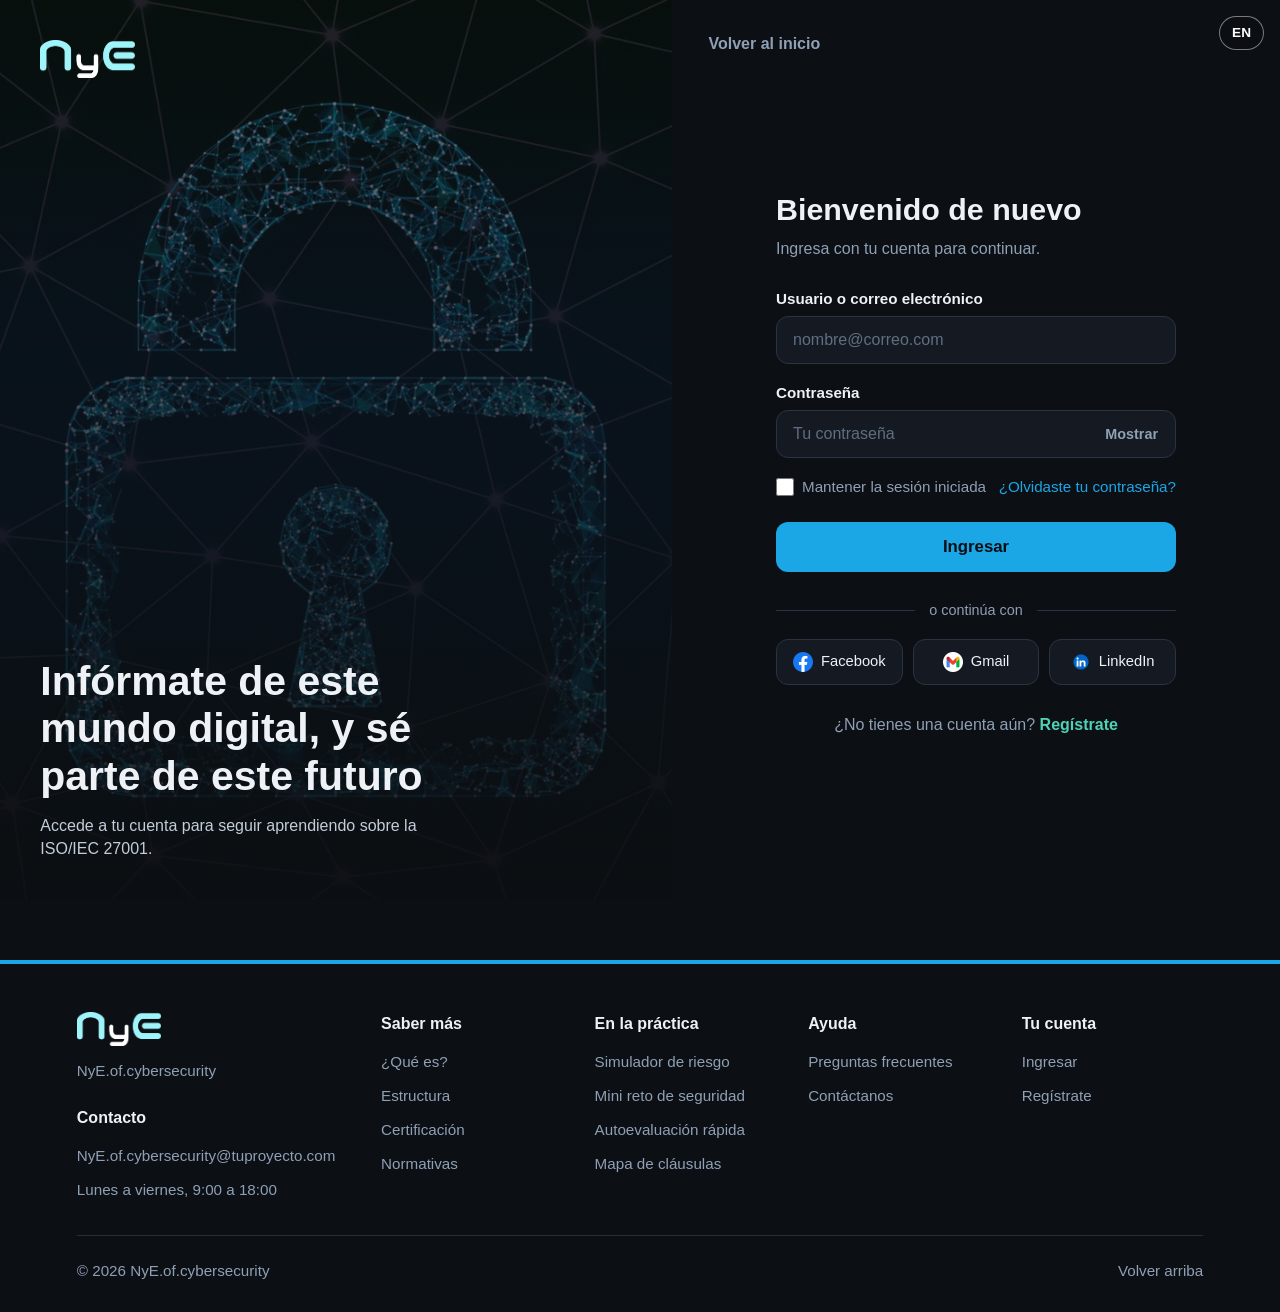
<file: login.html>
<!DOCTYPE html>
<html lang="es">
<head>
  <meta charset="UTF-8">
  <meta name="viewport" content="width=device-width, initial-scale=1.0">
  <title>Ingresar | NyE ISO/IEC 27001</title>
  <link rel="stylesheet" href="css/login.css">
  <link rel="stylesheet" href="css/pie.css">
</head>
<body>
  <main class="login">
    <section class="panel-visual">
      <a class="logo" href="index.html"><img src="css/img/logo.png" alt="NyE, ir al inicio"></a>
      <div>
        <h1>Infórmate de este mundo digital, y sé parte de este futuro</h1>
        <p>Accede a tu cuenta para seguir aprendiendo sobre la ISO/IEC 27001.</p>
      </div>
    </section>

    <section class="panel-form">
      <a class="volver" href="index.html">Volver al inicio</a>
      <div class="caja">
        <h2>Bienvenido de nuevo</h2>
        <p class="sub">Ingresa con tu cuenta para continuar.</p>

        <form action="#" method="post">
          <div class="campo">
            <label for="usuario">Usuario o correo electrónico</label>
            <input type="text" id="usuario" name="usuario" placeholder="nombre@correo.com" autocomplete="username" required>
          </div>
          <div class="campo">
            <label for="clave">Contraseña</label>
            <div class="entrada">
              <input type="password" id="clave" name="clave" placeholder="Tu contraseña" autocomplete="current-password" required>
              <button type="button" class="ver" aria-pressed="false">Mostrar</button>
            </div>
          </div>
          <div class="opciones">
            <label><input type="checkbox" name="recordar"> Mantener la sesión iniciada</label>
            <a href="contacto.html">¿Olvidaste tu contraseña?</a>
          </div>
          <button type="submit" class="principal">Ingresar</button>
        </form>

        <div class="separador"><span>o continúa con</span></div>
        <div class="redes">
          <button type="button"><img src="css/img/facebook.png" alt="">Facebook</button>
          <button type="button"><img src="css/img/gmail.png" alt="">Gmail</button>
          <button type="button"><img src="css/img/link.png" alt="">LinkedIn</button>
        </div>

        <p class="alta">¿No tienes una cuenta aún? <a href="registro.html">Regístrate</a></p>
      </div>
    </section>
  </main>
  <footer class="pie">
    <div class="pie-columnas">
      <div class="pie-marca">
        <img class="pie-logo" src="css/img/logo.png" alt="NyE">
        <p>NyE.of.cybersecurity</p>
        <h3>Contacto</h3>
        <a href="mailto:NyE.of.cybersecurity@tuproyecto.com">NyE.of.cybersecurity@tuproyecto.com</a>
        <span>Lunes a viernes, 9:00 a 18:00</span>
      </div>
      <div><h3>Saber más</h3><a href="que-es.html">¿Qué es?</a><a href="estructura.html">Estructura</a><a href="certificacion.html">Certificación</a><a href="normativas.html">Normativas</a></div>
      <div><h3>En la práctica</h3><a href="practica.html#riesgo">Simulador de riesgo</a><a href="practica.html#reto">Mini reto de seguridad</a><a href="practica.html#autoevaluacion">Autoevaluación rápida</a><a href="estructura.html#mapa">Mapa de cláusulas</a></div>
      <div><h3>Ayuda</h3><a href="preguntas-frecuentes.html">Preguntas frecuentes</a><a href="contacto.html">Contáctanos</a></div>
      <div><h3>Tu cuenta</h3><a href="login.html">Ingresar</a><a href="registro.html">Regístrate</a></div>
    </div>
    <div class="pie-base"><span>© 2026 NyE.of.cybersecurity</span><a href="#">Volver arriba</a></div>
  </footer>
  <script src="js/login.js"></script>
  <script src="js/idioma.js"></script>
  <script src="js/sesion.js"></script>
</body>
</html>
</file>
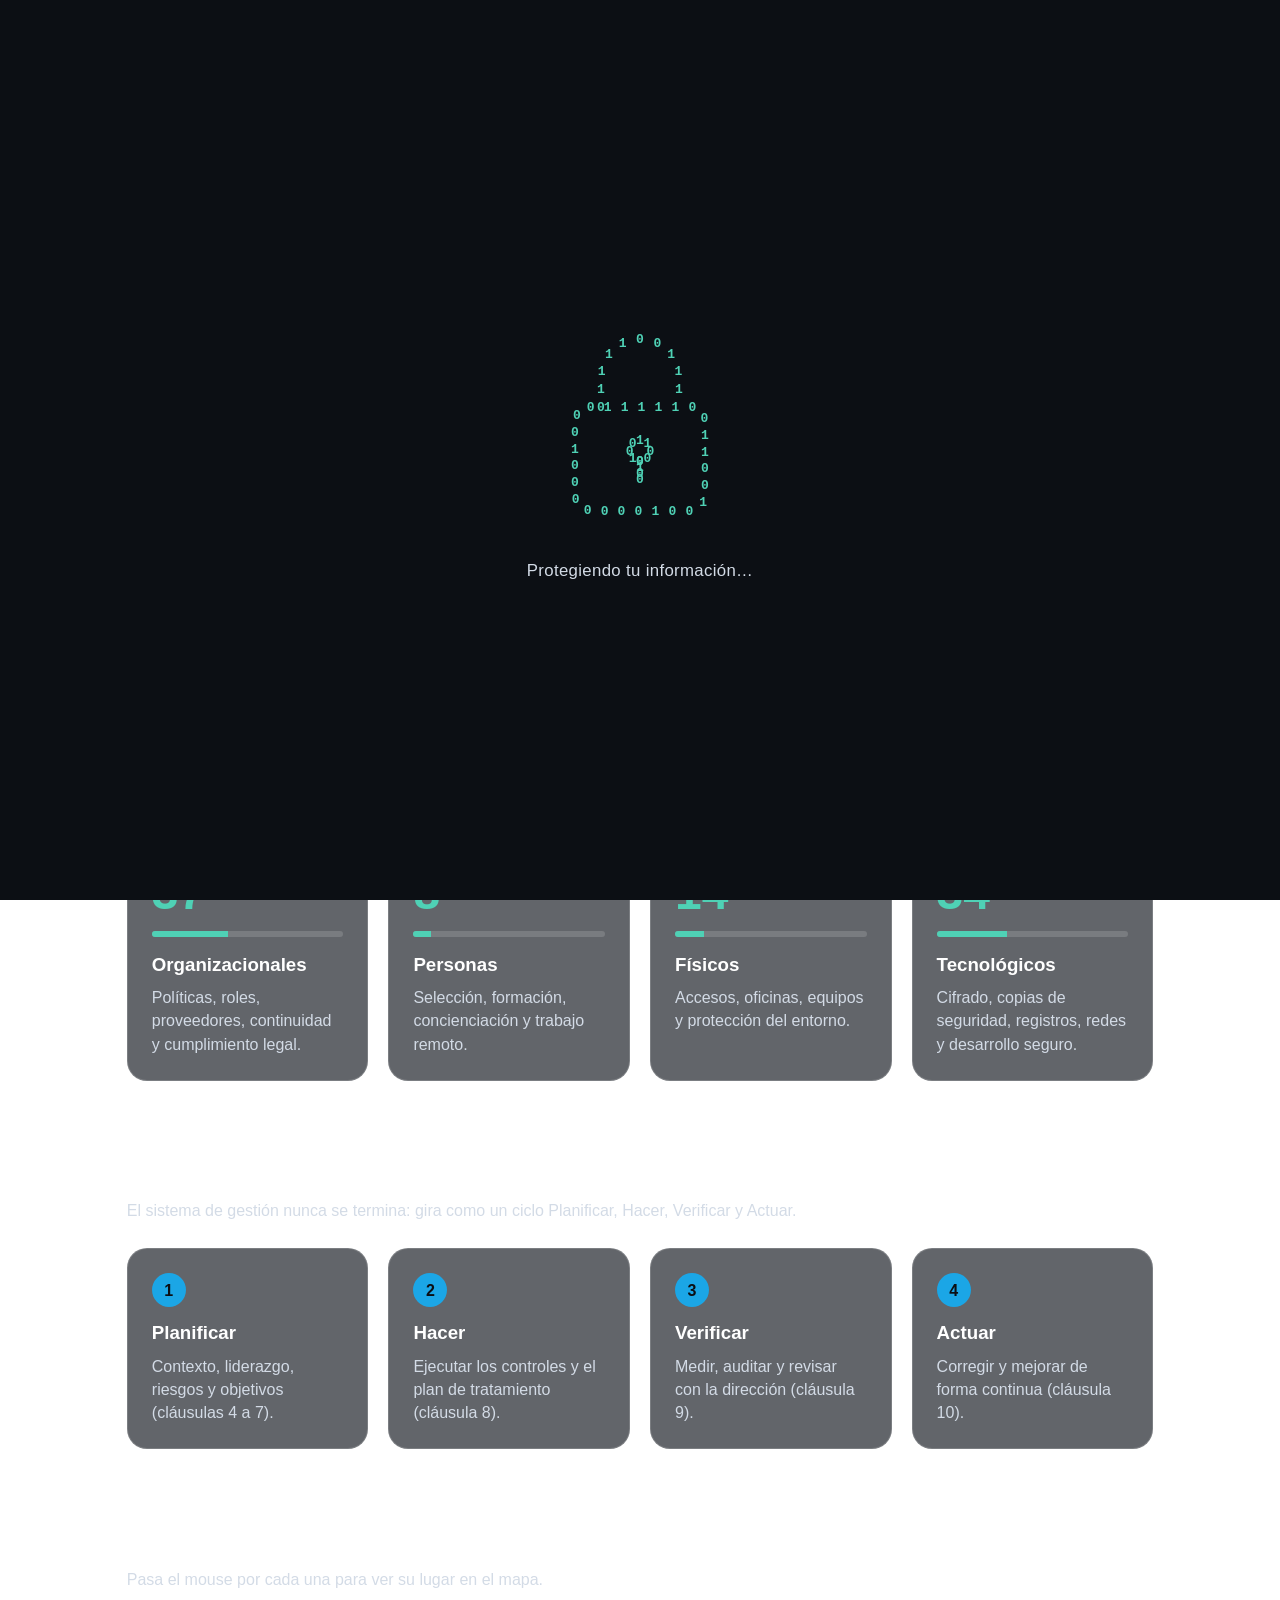
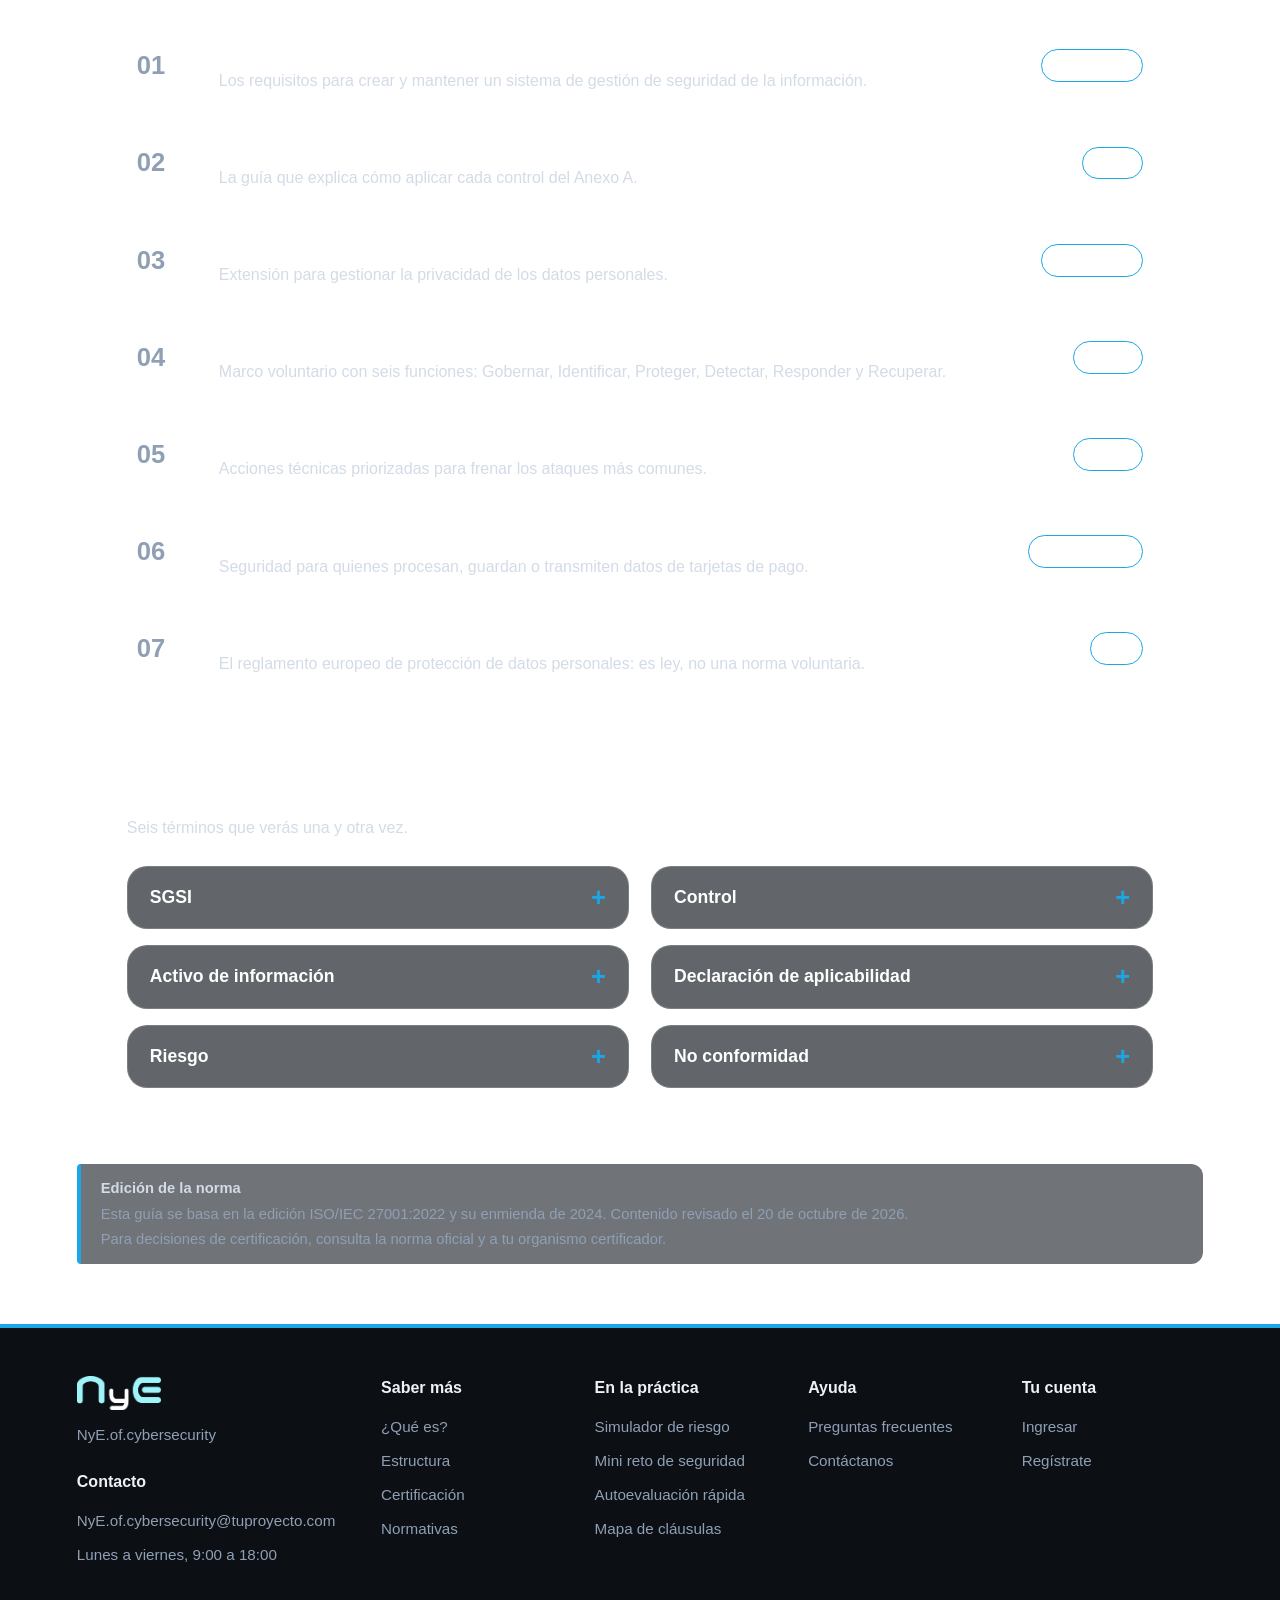
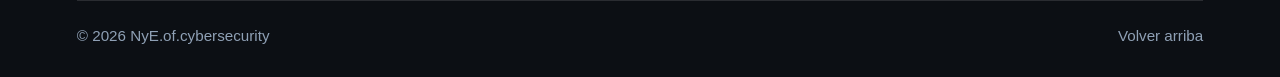
<file: normativas.html>
<!DOCTYPE html>
<html lang="es">
<head>
  <meta charset="UTF-8">
  <meta name="viewport" content="width=device-width, initial-scale=1.0">
  <title>Normativas | ISO/IEC 27001</title>
  <link rel="stylesheet" href="css/sitio.css">
  <link rel="stylesheet" href="css/efectos.css">
  <link rel="stylesheet" href="css/pie.css">
</head>
<body class="pg-normativas">
  <div class="precarga" aria-hidden="true"><div class="p-mitad p-arriba"></div><div class="p-mitad p-abajo"></div><div class="p-centro"><svg class="p-svg" viewBox="0 20 200 170" aria-hidden="true"><g class="p-candado"><path d="M70 90V68a30 30 0 0 1 60 0V90"/><path d="M62 90H138a12 12 0 0 1 12 12V158a12 12 0 0 1-12 12H62a12 12 0 0 1-12-12V102a12 12 0 0 1 12-12Z"/><circle cx="100" cy="124" r="8"/><path d="M100 132V150"/></g><g class="p-datos"></g></svg><p class="p-texto">Protegiendo tu información…</p></div></div>
  <header>
    <a class="logo" href="index.html"><img src="css/img/logo.png" alt="NyE, ir al inicio"></a>
    <nav>
      <a href="index.html">Inicio</a>
      <a href="saber-mas.html">Saber más</a>
      <a href="normativas.html" class="actual">Normativas</a>
      <a href="practica.html">En la práctica</a>
      <a href="preguntas-frecuentes.html">Preguntas frecuentes</a>
      <a href="contacto.html">Contáctanos</a>
      <a class="acceso" href="login.html">Ingresar</a>
    <button class="menu-btn" type="button" aria-label="Abrir menú" aria-expanded="false" aria-controls="menu"><span></span><span></span><span></span></button>
    </nav>
  </header>

  <main>
    <h1>Normativas que protegen la información</h1>
    <p>La ISO/IEC 27001 no está sola: forma parte de una familia de normas, marcos y leyes que se complementan. Aquí tienes el mapa completo.</p>

    <section class="sec">
      <h2>La ISO 27001 a lo largo del tiempo</h2>
      <p>De un estándar británico a la norma internacional que se usa hoy.</p>
      <ol class="linea">
        <li><b>1995</b><span>Nace BS 7799, el estándar británico que dio origen a todo.</span></li>
        <li><b>2005</b><span>Se publica ISO/IEC 27001 como norma internacional certificable.</span></li>
        <li><b>2013</b><span>Primera gran revisión, con 114 controles en el Anexo A.</span></li>
        <li><b>2022</b><span>Versión vigente: el Anexo A se reordena en 93 controles. Los certificados de la versión 2013 ya debían estar migrados desde el 31 de octubre de 2025.</span></li>
      </ol>
    </section>

    <section class="sec">
      <h2>Anexo A: 93 controles en 4 temas</h2>
      <p>Son las medidas de seguridad entre las que una organización elige según sus riesgos.</p>
      <ul class="temas">
        <li><strong>37</strong><div class="barra"><i style="--w:40%"></i></div><h3>Organizacionales</h3><p>Políticas, roles, proveedores, continuidad y cumplimiento legal.</p></li>
        <li><strong>8</strong><div class="barra"><i style="--w:9%"></i></div><h3>Personas</h3><p>Selección, formación, concienciación y trabajo remoto.</p></li>
        <li><strong>14</strong><div class="barra"><i style="--w:15%"></i></div><h3>Físicos</h3><p>Accesos, oficinas, equipos y protección del entorno.</p></li>
        <li><strong>34</strong><div class="barra"><i style="--w:37%"></i></div><h3>Tecnológicos</h3><p>Cifrado, copias de seguridad, registros, redes y desarrollo seguro.</p></li>
      </ul>
    </section>

    <section class="sec">
      <h2>El ciclo de mejora continua</h2>
      <p>El sistema de gestión nunca se termina: gira como un ciclo Planificar, Hacer, Verificar y Actuar.</p>
      <ol class="ciclo">
        <li><h3>Planificar</h3><p>Contexto, liderazgo, riesgos y objetivos (cláusulas 4 a 7).</p></li>
        <li><h3>Hacer</h3><p>Ejecutar los controles y el plan de tratamiento (cláusula 8).</p></li>
        <li><h3>Verificar</h3><p>Medir, auditar y revisar con la dirección (cláusula 9).</p></li>
        <li><h3>Actuar</h3><p>Corregir y mejorar de forma continua (cláusula 10).</p></li>
      </ol>
    </section>

    <section class="sec">
      <h2>La familia de normas y marcos</h2>
      <p>Pasa el mouse por cada una para ver su lugar en el mapa.</p>
      <ol class="normas">
        <li><div><h3>ISO/IEC 27001</h3><p>Los requisitos para crear y mantener un sistema de gestión de seguridad de la información.</p></div><span class="etiqueta">Certificable</span></li>
        <li><div><h3>ISO/IEC 27002</h3><p>La guía que explica cómo aplicar cada control del Anexo A.</p></div><span class="etiqueta">Guía</span></li>
        <li><div><h3>ISO/IEC 27701</h3><p>Extensión para gestionar la privacidad de los datos personales.</p></div><span class="etiqueta">Certificable</span></li>
        <li><div><h3>NIST CSF</h3><p>Marco voluntario con seis funciones: Gobernar, Identificar, Proteger, Detectar, Responder y Recuperar.</p></div><span class="etiqueta">Marco</span></li>
        <li><div><h3>CIS Controls</h3><p>Acciones técnicas priorizadas para frenar los ataques más comunes.</p></div><span class="etiqueta">Marco</span></li>
        <li><div><h3>PCI DSS</h3><p>Seguridad para quienes procesan, guardan o transmiten datos de tarjetas de pago.</p></div><span class="etiqueta">Sector pagos</span></li>
        <li><div><h3>RGPD</h3><p>El reglamento europeo de protección de datos personales: es ley, no una norma voluntaria.</p></div><span class="etiqueta">Ley</span></li>
      </ol>
    </section>

    <section class="sec" id="glosario">
      <h2>Glosario rápido</h2>
      <p>Seis términos que verás una y otra vez.</p>
      <div class="clausulas">
        <div>
          <details><summary>SGSI</summary><p>Sistema de Gestión de Seguridad de la Información: el conjunto de políticas, procesos y controles con el que la organización protege su información.</p></details>
          <details><summary>Activo de información</summary><p>Todo lo que tiene valor para la organización: datos, sistemas, documentos, personas y servicios.</p></details>
          <details><summary>Riesgo</summary><p>La posibilidad de que una amenaza aproveche una vulnerabilidad y cause un daño, combinando probabilidad e impacto.</p></details>
        </div>
        <div>
          <details><summary>Control</summary><p>Una medida que reduce un riesgo: puede ser técnica, física, organizativa o dirigida a las personas.</p></details>
          <details><summary>Declaración de aplicabilidad</summary><p>Documento que lista los controles elegidos, justifica por qué se incluyen o se excluyen y dice si ya están implantados.</p></details>
          <details><summary>No conformidad</summary><p>Un requisito que no se cumple. Debe corregirse y analizarse su causa para que no se repita.</p></details>
        </div>
      </div>
    </section>
  </main>

  <footer class="pie">
    <div class="pie-columnas">
      <div class="pie-marca">
        <img class="pie-logo" src="css/img/logo.png" alt="NyE">
        <p>NyE.of.cybersecurity</p>
        <h3>Contacto</h3>
        <a href="mailto:NyE.of.cybersecurity@tuproyecto.com">NyE.of.cybersecurity@tuproyecto.com</a>
        <span>Lunes a viernes, 9:00 a 18:00</span>
      </div>
      <div><h3>Saber más</h3><a href="que-es.html">¿Qué es?</a><a href="estructura.html">Estructura</a><a href="certificacion.html">Certificación</a><a href="normativas.html">Normativas</a></div>
      <div><h3>En la práctica</h3><a href="practica.html#riesgo">Simulador de riesgo</a><a href="practica.html#reto">Mini reto de seguridad</a><a href="practica.html#autoevaluacion">Autoevaluación rápida</a><a href="estructura.html#mapa">Mapa de cláusulas</a></div>
      <div><h3>Ayuda</h3><a href="preguntas-frecuentes.html">Preguntas frecuentes</a><a href="contacto.html">Contáctanos</a></div>
      <div><h3>Tu cuenta</h3><a href="login.html">Ingresar</a><a href="registro.html">Regístrate</a></div>
    </div>
    <div class="pie-base"><span>© 2026 NyE.of.cybersecurity</span><a href="#">Volver arriba</a></div>
  </footer>
<div class="menu-pantalla" id="menu" aria-hidden="true">
    <ol>
      <li style="--i:0"><a href="index.html">Inicio</a></li>
      <li style="--i:1"><a href="saber-mas.html">Saber más</a></li>
      <li style="--i:2"><a href="normativas.html">Normativas</a></li>
      <li style="--i:3"><a href="practica.html">En la práctica</a></li>
      <li style="--i:3"><a href="preguntas-frecuentes.html">Preguntas frecuentes</a></li>
      <li style="--i:4"><a href="contacto.html">Contáctanos</a></li>
      <li style="--i:5"><a href="login.html">Ingresar</a></li>
    </ol>
    <p>NyE.of.cybersecurity</p>
  </div>
  <script src="js/efectos.js"></script>
  <script src="js/interactivo.js"></script>
  <script src="js/idioma.js"></script>
  <script src="js/sesion.js"></script>
</body>
</html>
</file>
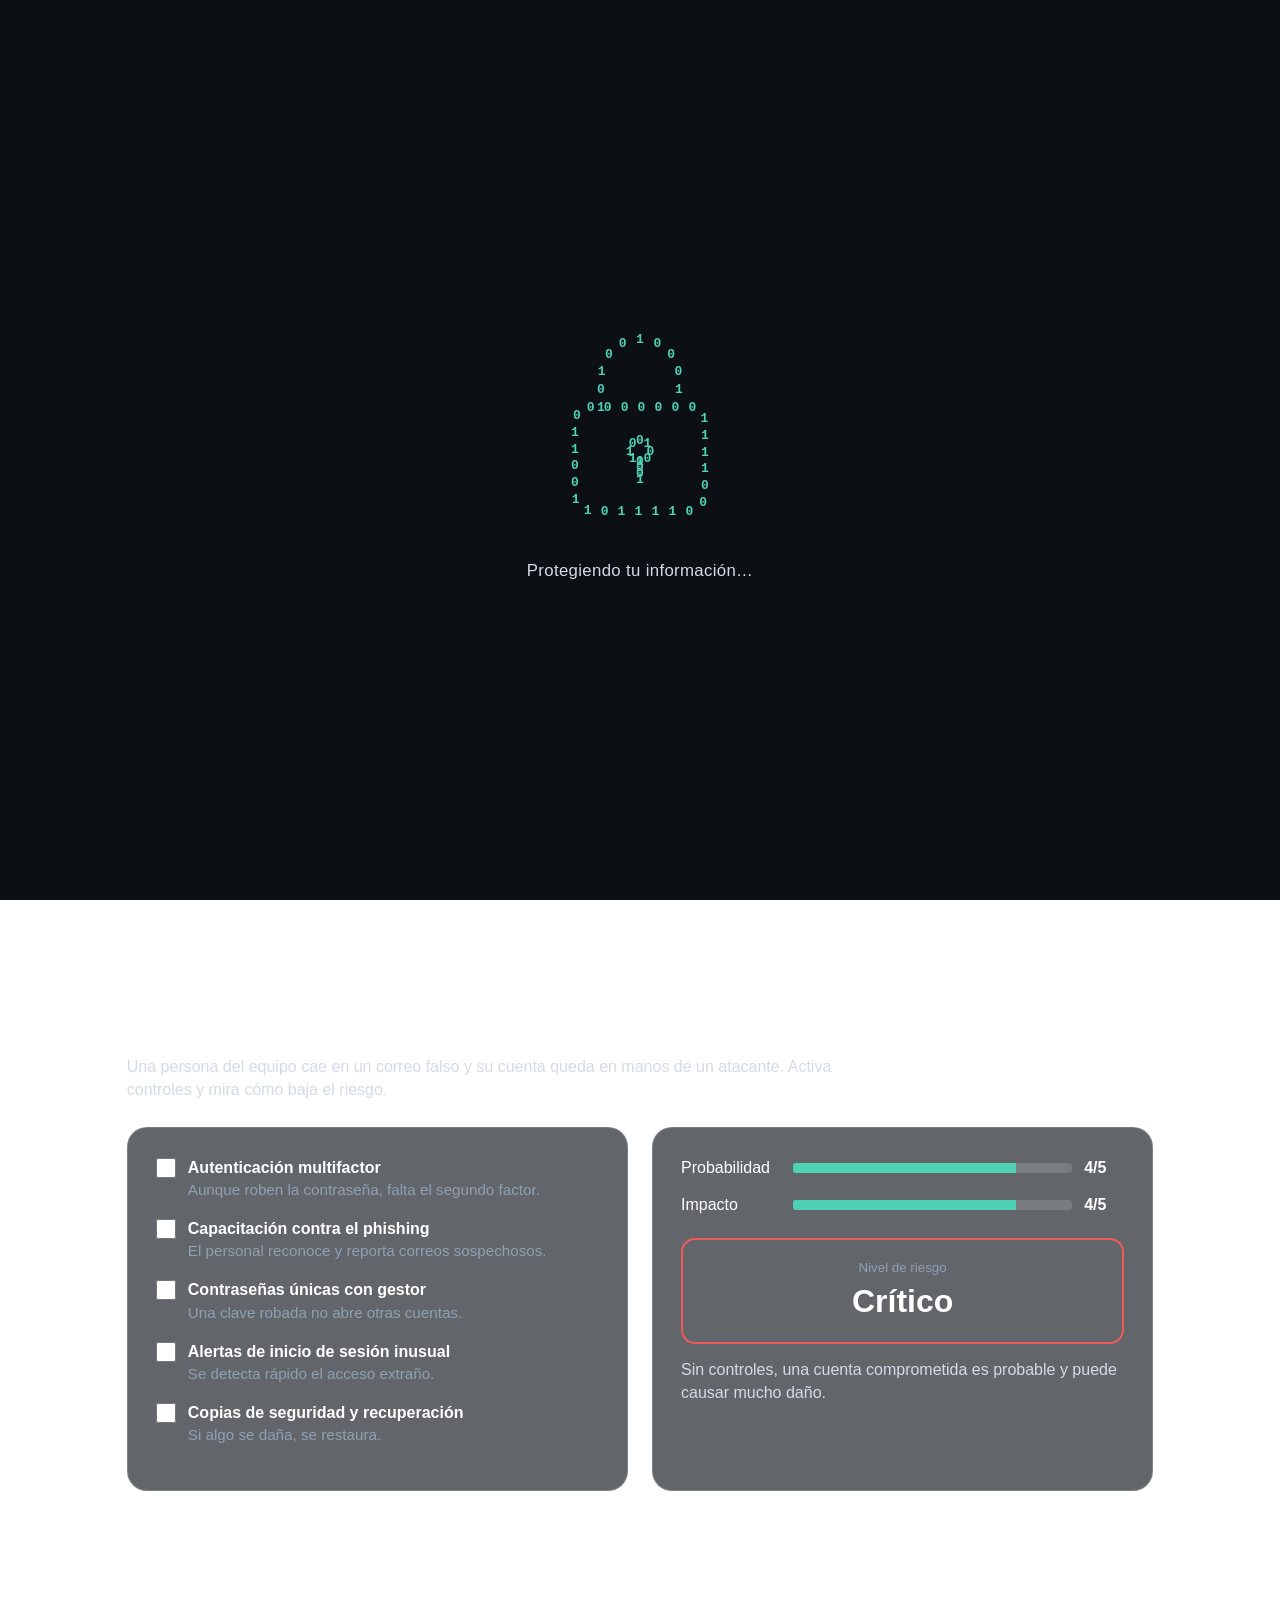
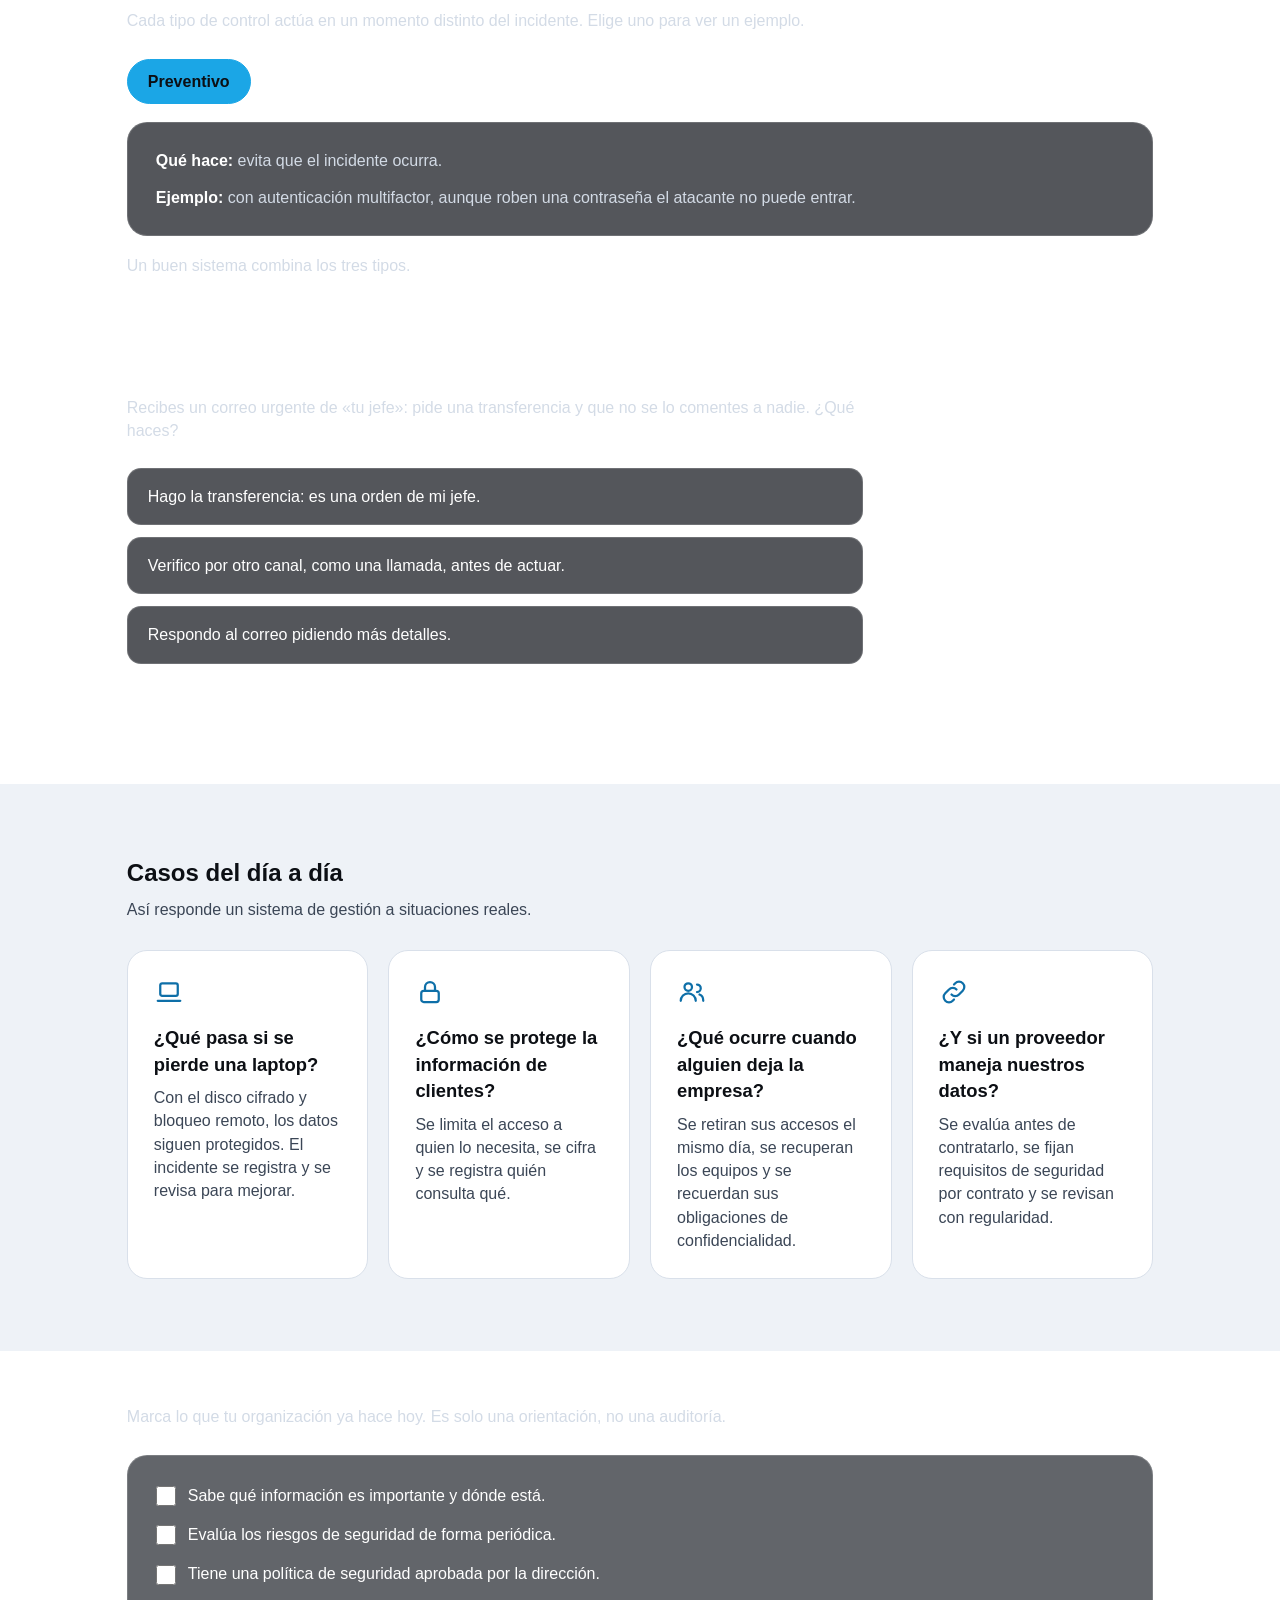
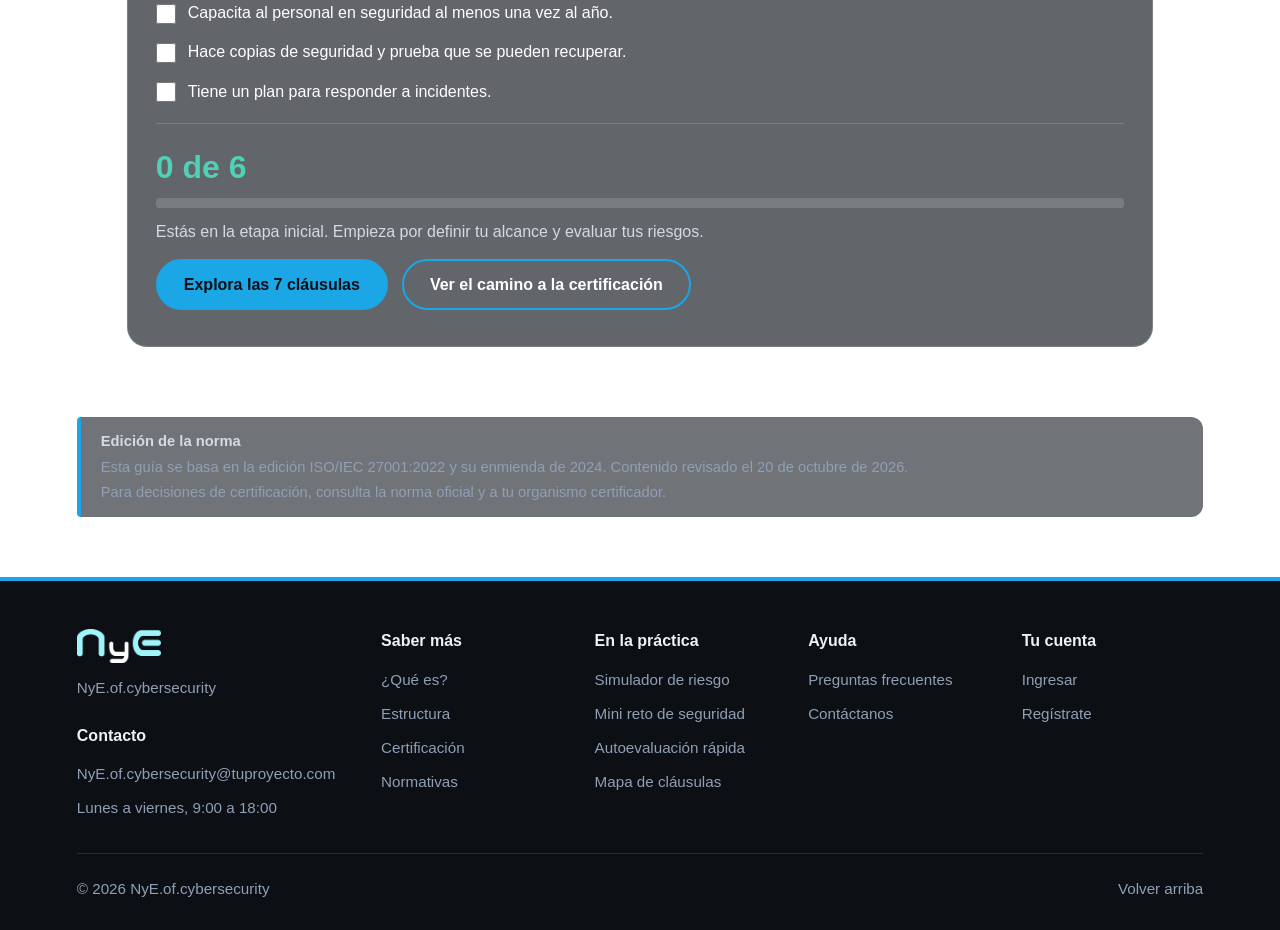
<file: practica.html>
<!DOCTYPE html>
<html lang="es">
<head>
  <meta charset="UTF-8">
  <meta name="viewport" content="width=device-width, initial-scale=1.0">
  <title>En la práctica | ISO/IEC 27001</title>
  <link rel="stylesheet" href="css/sitio.css">
  <link rel="stylesheet" href="css/efectos.css">
  <link rel="stylesheet" href="css/pie.css">
</head>
<body class="pg-practica">
  <div class="precarga" aria-hidden="true"><div class="p-mitad p-arriba"></div><div class="p-mitad p-abajo"></div><div class="p-centro"><svg class="p-svg" viewBox="0 20 200 170" aria-hidden="true"><g class="p-candado"><path d="M70 90V68a30 30 0 0 1 60 0V90"/><path d="M62 90H138a12 12 0 0 1 12 12V158a12 12 0 0 1-12 12H62a12 12 0 0 1-12-12V102a12 12 0 0 1 12-12Z"/><circle cx="100" cy="124" r="8"/><path d="M100 132V150"/></g><g class="p-datos"></g></svg><p class="p-texto">Protegiendo tu información…</p></div></div>
  <header>
    <a class="logo" href="index.html"><img src="css/img/logo.png" alt="NyE, ir al inicio"></a>
    <nav>
      <a href="index.html">Inicio</a>
      <a href="saber-mas.html">Saber más</a>
      <a href="normativas.html">Normativas</a>
      <a href="practica.html" class="actual">En la práctica</a>
      <a href="preguntas-frecuentes.html">Preguntas frecuentes</a>
      <a href="contacto.html">Contáctanos</a>
      <a class="acceso" href="login.html">Ingresar</a>
      <button class="menu-btn" type="button" aria-label="Abrir menú" aria-expanded="false" aria-controls="menu"><span></span><span></span><span></span></button>
    </nav>
  </header>

  <main>
    <h1>La ISO 27001 en la práctica</h1>
    <p>Explora cómo funciona un sistema de gestión de seguridad con ejemplos interactivos.</p>
    <div class="acciones izq"><a class="btn btn-cian" href="#autoevaluacion">Haz una autoevaluación rápida</a><a class="btn btn-borde" href="estructura.html">Explora las 7 cláusulas</a></div>

    <section class="sec">
      <h2>El SGSI de un vistazo</h2>
      <p>Toca cada pieza para ver qué aporta al sistema.</p>
      <div class="sgsi">
        <svg viewBox="0 0 460 420" role="group" aria-label="Diagrama del SGSI: contexto, riesgos, controles, auditoría y mejora continua alrededor de un escudo">
          <circle class="il-tri" cx="230" cy="210" r="150"/>
          <path class="il-escudo" d="M230 168 L270 183 V222 C270 250 250 266 230 275 C210 266 190 250 190 222 V183 Z"/>
          <circle class="il-llave" cx="230" cy="213" r="8"/><rect class="il-llave" x="226" y="217" width="8" height="18" rx="3"/>
          <g class="nodo on" tabindex="0" role="button" transform="translate(230 60)"><circle r="30"/><use href="#i-target" x="-14" y="-14" width="28" height="28"/><text class="il-txt" y="52">Contexto</text></g>
          <g class="nodo" tabindex="0" role="button" transform="translate(373 164)"><circle r="30"/><use href="#i-alert" x="-14" y="-14" width="28" height="28"/><text class="il-txt" y="52">Riesgos</text></g>
          <g class="nodo" tabindex="0" role="button" transform="translate(318 331)"><circle r="30"/><use href="#i-sliders" x="-14" y="-14" width="28" height="28"/><text class="il-txt" y="52">Controles</text></g>
          <g class="nodo" tabindex="0" role="button" transform="translate(142 331)"><circle r="30"/><use href="#i-clip" x="-14" y="-14" width="28" height="28"/><text class="il-txt" y="52">Auditoría</text></g>
          <g class="nodo" tabindex="0" role="button" transform="translate(87 164)"><circle r="30"/><use href="#i-loop" x="-14" y="-14" width="28" height="28"/><text class="il-txt" y="52">Mejora continua</text></g>
        </svg>
        <div class="sgsi-info" aria-live="polite"><h3>Contexto</h3><p>Entiende tu organización, quién depende de tu información y qué requisitos debes cumplir. Aquí se define el alcance del sistema.</p></div>
      </div>
    </section>

    <section class="sec" id="riesgo">
      <h2>Simulador de riesgo: una cuenta comprometida</h2>
      <p>Una persona del equipo cae en un correo falso y su cuenta queda en manos de un atacante. Activa controles y mira cómo baja el riesgo.</p>
      <div class="sim">
        <div class="sim-controles">
          <label><input type="checkbox" data-p="2"><span class="tx"><strong>Autenticación multifactor</strong><em>Aunque roben la contraseña, falta el segundo factor.</em></span></label>
          <label><input type="checkbox" data-p="1"><span class="tx"><strong>Capacitación contra el phishing</strong><em>El personal reconoce y reporta correos sospechosos.</em></span></label>
          <label><input type="checkbox" data-p="1"><span class="tx"><strong>Contraseñas únicas con gestor</strong><em>Una clave robada no abre otras cuentas.</em></span></label>
          <label><input type="checkbox" data-i="1"><span class="tx"><strong>Alertas de inicio de sesión inusual</strong><em>Se detecta rápido el acceso extraño.</em></span></label>
          <label><input type="checkbox" data-i="1"><span class="tx"><strong>Copias de seguridad y recuperación</strong><em>Si algo se daña, se restaura.</em></span></label>
        </div>
        <div class="sim-res">
          <div class="medidor"><span>Probabilidad</span><div class="barra"><i id="barP"></i></div><b id="valP"></b></div>
          <div class="medidor"><span>Impacto</span><div class="barra"><i id="barI"></i></div><b id="valI"></b></div>
          <div class="nivel" id="nivel"><small>Nivel de riesgo</small><strong id="nivelTxt"></strong></div>
          <p id="simTxt"></p>
        </div>
      </div>
    </section>
      <section class="sec" id="controles">
      <h2>Controles: preventivo, detectivo y correctivo</h2>
      <p>Cada tipo de control actúa en un momento distinto del incidente. Elige uno para ver un ejemplo.</p>
      <div data-tabs><div class="tablist" role="tablist"><button class="tab" role="tab" type="button">Preventivo</button><button class="tab" role="tab" type="button">Detectivo</button><button class="tab" role="tab" type="button">Correctivo</button></div><div class="panel" role="tabpanel"><p><strong>Qué hace:</strong> evita que el incidente ocurra.</p><p><strong>Ejemplo:</strong> con autenticación multifactor, aunque roben una contraseña el atacante no puede entrar.</p></div><div class="panel" role="tabpanel"><p><strong>Qué hace:</strong> avisa cuando algo sospechoso está pasando.</p><p><strong>Ejemplo:</strong> una alerta de inicio de sesión desde un país inusual permite actuar en minutos.</p></div><div class="panel" role="tabpanel"><p><strong>Qué hace:</strong> limita el daño y recupera la normalidad.</p><p><strong>Ejemplo:</strong> restaurar desde una copia de seguridad probada y cambiar las credenciales afectadas.</p></div></div>
      <p class="nota-c">Un buen sistema combina los tres tipos.</p>
    </section>

    <section class="sec" id="reto">
      <h2>Mini reto de seguridad</h2>
      <p>Recibes un correo urgente de «tu jefe»: pide una transferencia y que no se lo comentes a nadie. ¿Qué haces?</p>
      <div class="reto">
        <button type="button" data-r="0">Hago la transferencia: es una orden de mi jefe.</button>
        <button type="button" data-r="1">Verifico por otro canal, como una llamada, antes de actuar.</button>
        <button type="button" data-r="2">Respondo al correo pidiendo más detalles.</button>
      </div>
      <div class="expl" aria-live="polite">
        <p hidden>Riesgo alto: la urgencia y el secreto son señales típicas de fraude. Nunca actúes solo con ese correo.</p>
        <p hidden>¡Correcto! Verificar por un canal distinto rompe el engaño. Después, reporta el correo al equipo de seguridad.</p>
        <p hidden>Mejor que obedecer, pero respondes por el mismo canal que el atacante podría controlar. Verifica por otro medio.</p>
      </div>
    </section>
  </main>

  <section class="banda-clara">
    <div class="contenedor">
      <h2>Casos del día a día</h2>
      <p class="intro-c">Así responde un sistema de gestión a situaciones reales.</p>
      <div class="practica">
        <article><svg class="ico"><use href="#i-laptop"/></svg><h3>¿Qué pasa si se pierde una laptop?</h3><p>Con el disco cifrado y bloqueo remoto, los datos siguen protegidos. El incidente se registra y se revisa para mejorar.</p></article>
        <article><svg class="ico"><use href="#i-lock"/></svg><h3>¿Cómo se protege la información de clientes?</h3><p>Se limita el acceso a quien lo necesita, se cifra y se registra quién consulta qué.</p></article>
        <article><svg class="ico"><use href="#i-users"/></svg><h3>¿Qué ocurre cuando alguien deja la empresa?</h3><p>Se retiran sus accesos el mismo día, se recuperan los equipos y se recuerdan sus obligaciones de confidencialidad.</p></article>
        <article><svg class="ico"><use href="#i-link"/></svg><h3>¿Y si un proveedor maneja nuestros datos?</h3><p>Se evalúa antes de contratarlo, se fijan requisitos de seguridad por contrato y se revisan con regularidad.</p></article>
      </div>
    </div>
  </section>

  <section class="contenedor sec" id="autoevaluacion">
    <h2>Autoevaluación rápida</h2>
    <p>Marca lo que tu organización ya hace hoy. Es solo una orientación, no una auditoría.</p>
    <div class="auto">
      <label><input type="checkbox">Sabe qué información es importante y dónde está.</label>
      <label><input type="checkbox">Evalúa los riesgos de seguridad de forma periódica.</label>
      <label><input type="checkbox">Tiene una política de seguridad aprobada por la dirección.</label>
      <label><input type="checkbox">Capacita al personal en seguridad al menos una vez al año.</label>
      <label><input type="checkbox">Hace copias de seguridad y prueba que se pueden recuperar.</label>
      <label><input type="checkbox">Tiene un plan para responder a incidentes.</label>
      <div class="auto-res">
        <strong id="autoNum"></strong>
        <div class="barra"><i id="autoBar"></i></div>
        <p id="autoTxt"></p>
        <div class="acciones izq"><a class="btn btn-cian" href="estructura.html">Explora las 7 cláusulas</a><a class="btn btn-borde" href="certificacion.html">Ver el camino a la certificación</a></div>
      </div>
    </div>
  </section>

  <footer class="pie">
    <div class="pie-columnas">
      <div class="pie-marca">
        <img class="pie-logo" src="css/img/logo.png" alt="NyE">
        <p>NyE.of.cybersecurity</p>
        <h3>Contacto</h3>
        <a href="mailto:NyE.of.cybersecurity@tuproyecto.com">NyE.of.cybersecurity@tuproyecto.com</a>
        <span>Lunes a viernes, 9:00 a 18:00</span>
      </div>
      <div><h3>Saber más</h3><a href="que-es.html">¿Qué es?</a><a href="estructura.html">Estructura</a><a href="certificacion.html">Certificación</a><a href="normativas.html">Normativas</a></div>
      <div><h3>En la práctica</h3><a href="practica.html#riesgo">Simulador de riesgo</a><a href="practica.html#reto">Mini reto de seguridad</a><a href="practica.html#autoevaluacion">Autoevaluación rápida</a><a href="estructura.html#mapa">Mapa de cláusulas</a></div>
      <div><h3>Ayuda</h3><a href="preguntas-frecuentes.html">Preguntas frecuentes</a><a href="contacto.html">Contáctanos</a></div>
      <div><h3>Tu cuenta</h3><a href="login.html">Ingresar</a><a href="registro.html">Regístrate</a></div>
    </div>
    <div class="pie-base"><span>© 2026 NyE.of.cybersecurity</span><a href="#">Volver arriba</a></div>
  </footer>

  <div class="menu-pantalla" id="menu" aria-hidden="true">
    <ol>
      <li style="--i:0"><a href="index.html">Inicio</a></li>
      <li style="--i:1"><a href="saber-mas.html">Saber más</a></li>
      <li style="--i:2"><a href="normativas.html">Normativas</a></li>
      <li style="--i:3"><a href="practica.html">En la práctica</a></li>
      <li style="--i:4"><a href="preguntas-frecuentes.html">Preguntas frecuentes</a></li>
      <li style="--i:5"><a href="contacto.html">Contáctanos</a></li>
      <li style="--i:6"><a href="login.html">Ingresar</a></li>
    </ol>
    <p>NyE.of.cybersecurity</p>
  </div>
  <script src="js/efectos.js"></script>
  <script src="js/practica.js"></script>
  <script src="js/interactivo.js"></script>
  <script src="js/idioma.js"></script>
  <script src="js/sesion.js"></script>
</body>
</html>
</file>
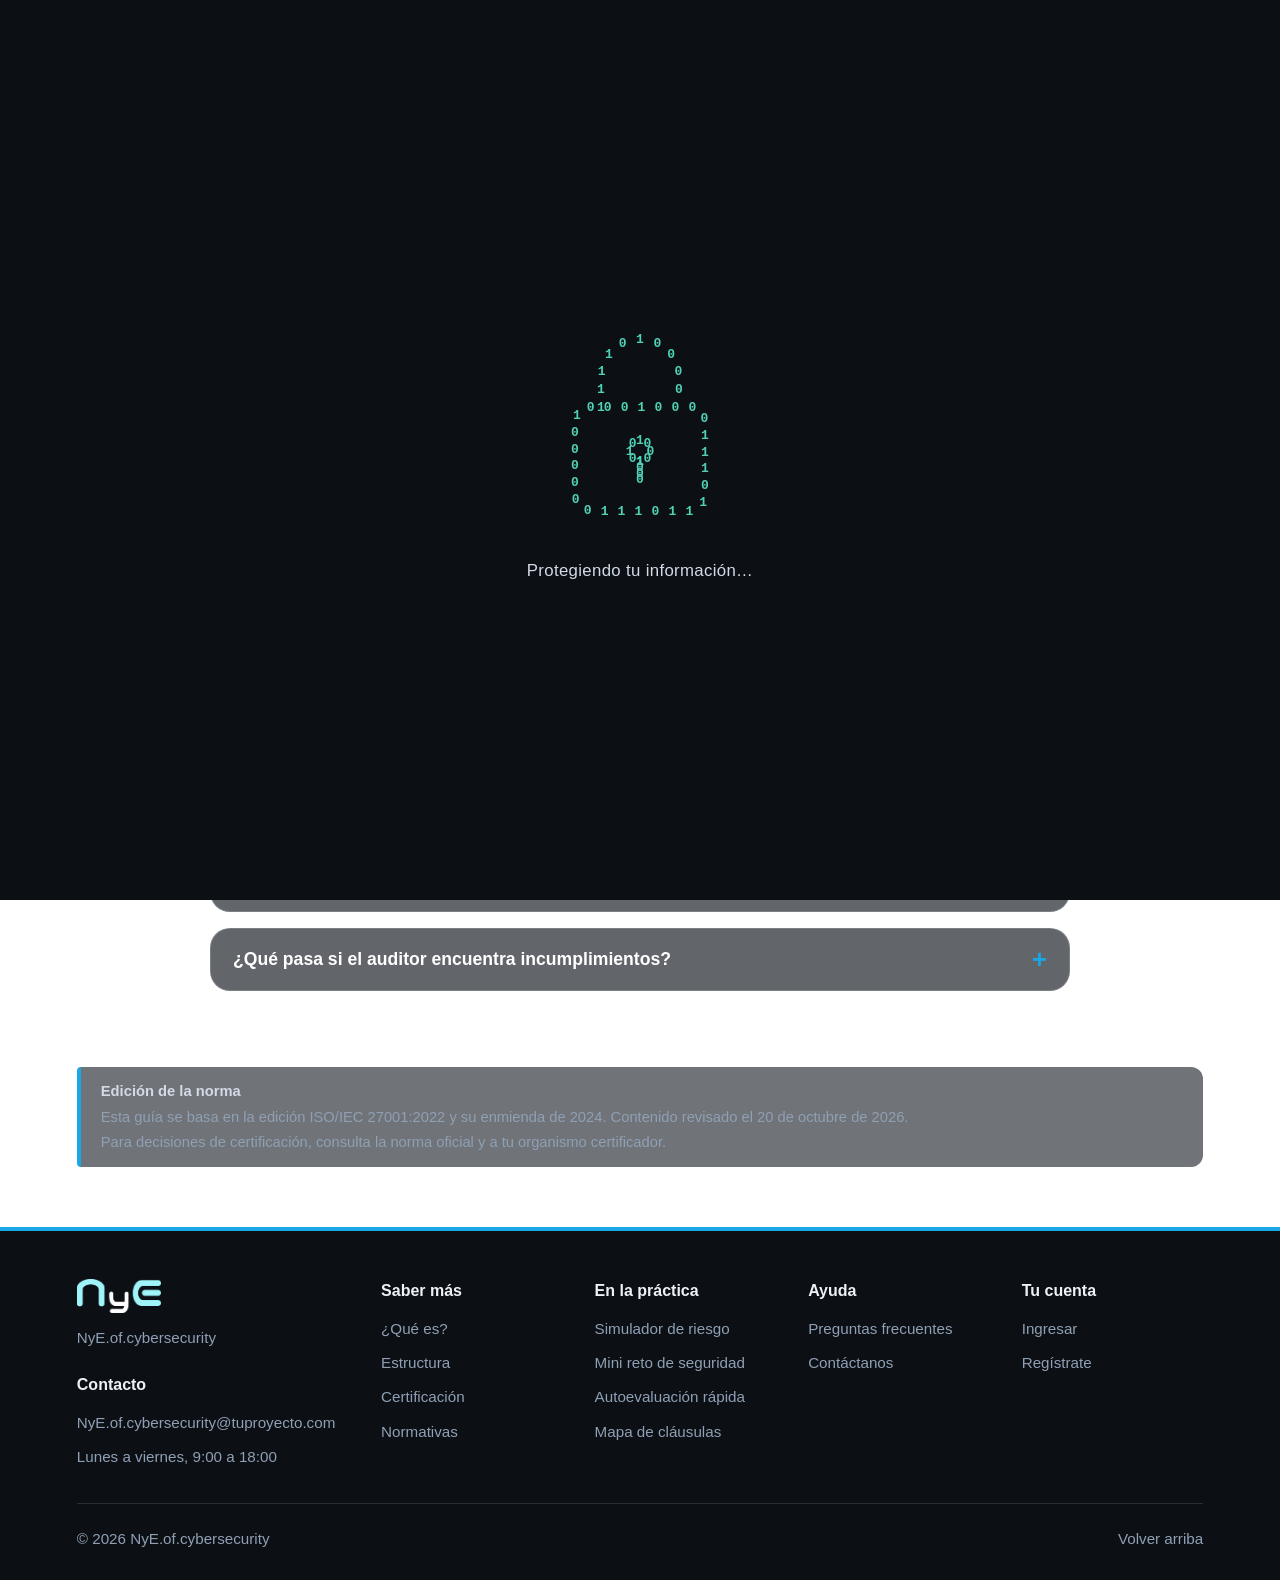
<file: preguntas-frecuentes.html>
<!DOCTYPE html>
<html lang="es">
<head>
  <meta charset="UTF-8">
  <meta name="viewport" content="width=device-width, initial-scale=1.0">
  <title>Preguntas frecuentes | ISO/IEC 27001</title>
  <link rel="stylesheet" href="css/sitio.css">
  <link rel="stylesheet" href="css/efectos.css">
  <link rel="stylesheet" href="css/pie.css">
</head>
<body class="pg-preguntas">
  <div class="precarga" aria-hidden="true"><div class="p-mitad p-arriba"></div><div class="p-mitad p-abajo"></div><div class="p-centro"><svg class="p-svg" viewBox="0 20 200 170" aria-hidden="true"><g class="p-candado"><path d="M70 90V68a30 30 0 0 1 60 0V90"/><path d="M62 90H138a12 12 0 0 1 12 12V158a12 12 0 0 1-12 12H62a12 12 0 0 1-12-12V102a12 12 0 0 1 12-12Z"/><circle cx="100" cy="124" r="8"/><path d="M100 132V150"/></g><g class="p-datos"></g></svg><p class="p-texto">Protegiendo tu información…</p></div></div>
  <header>
    <a class="logo" href="index.html"><img src="css/img/logo.png" alt="NyE, ir al inicio"></a>
    <nav>
      <a href="index.html">Inicio</a>
      <a href="saber-mas.html">Saber más</a>
      <a href="normativas.html">Normativas</a>
      <a href="practica.html">En la práctica</a>
      <a href="preguntas-frecuentes.html" class="actual">Preguntas frecuentes</a>
      <a href="contacto.html">Contáctanos</a>
      <a class="acceso" href="login.html">Ingresar</a>
    <button class="menu-btn" type="button" aria-label="Abrir menú" aria-expanded="false" aria-controls="menu"><span></span><span></span><span></span></button>
    </nav>
  </header>

  <main>
    <section>
      <h1>Preguntas frecuentes</h1>

      <details>
        <summary>¿Qué son y para qué sirven las normas de ciberseguridad?</summary>
        <p>Las normas de ciberseguridad son reglas y buenas prácticas que protegen sistemas y datos contra ataques digitales.
          Sirven para:
          <br>
          • Prevenir ataques y reducir riesgos.
          <br>
          • Proteger la privacidad de la información.
          <br>
          • Generar confianza en clientes y socios.
        </p>
      </details>
      
      <details>
        <summary>¿Cuáles son los estándares y marcos de ciberseguridad más reconocidos a nivel global?</summary>
        <p>• ISO/IEC 27001: Norma internacional para gestionar y certificar la seguridad de la información.
          <br>
          • NIST CSF: Marco basado en seis funciones (Gobernar, Identificar, Proteger, Detectar, Responder, Recuperar).
          <br>
          • CIS Controls: Lista de acciones técnicas esenciales para frenar los ciberataques más comunes.
          <br>
          • PCI DSS: Estándar obligatorio para la seguridad en transacciones con tarjetas de pago.
        </p>
      </details>
      
      <details>
        <summary>¿Cuál es la diferencia entre una norma certificable y un marco de referencia?</summary>
        <p>La diferencia principal está en la certificación oficial y la flexibilidad:
          <br>
          • Normas certificables (ej. ISO 27001): Exigen una auditoría externa para obtener un título o certificado oficial estricto.
          <br>
          • Marcos de referencia (ej. NIST): Son guías voluntarias y flexibles para mejorar internamente, sin emitir certificados.
        </p>
      </details>
      
      <details>
        <summary>¿Por dónde debe empezar una organización que desea adoptar un estándar de ciberseguridad?</summary>
        <p>Para empezar, una organización debe seguir estos pasos clave:
          <br>
          • Apoyo de la dirección: Asegurar el presupuesto y respaldo de los líderes.
          <br>
          • Definir el alcance: Decidir qué datos o sistemas se van a proteger.
          <br>
          • Análisis de riesgos: Identificar las amenazas y activos críticos.
          <br>
          • Diagnóstico inicial: Evaluar qué falta para cumplir con el estándar.
          <br>
          • Plan de acción: Crear la hoja de ruta para corregir las fallas.
        </p>
      </details>

      <details>
        <summary>¿Cuánto tarda certificarse en ISO/IEC 27001?</summary>
        <p>Depende del tamaño, la madurez y la preparación de la organización. Un rango habitual es de 6 a 12 meses.</p>
      </details>

      <details>
        <summary>¿Cuánto dura el certificado?</summary>
        <p>Tres años, con auditorías de seguimiento cada año y una recertificación al final del ciclo.</p>
      </details>

      <details>
        <summary>¿La ISO/IEC 27001 es obligatoria?</summary>
        <p>Es voluntaria, pero muchos clientes, licitaciones y proveedores la piden o la valoran como prueba de seguridad.</p>
      </details>

      <details>
        <summary>¿Cuál es la diferencia entre la ISO 27001 y la ISO 27002?</summary>
        <p>La 27001 contiene los requisitos del sistema y es la que se certifica. La 27002 es una guía que explica cómo aplicar los controles.</p>
      </details>

      <details>
        <summary>¿Una empresa pequeña puede certificarse?</summary>
        <p>Sí. La norma se adapta a cualquier tamaño: lo que cambia es el alcance y la cantidad de controles necesarios.</p>
      </details>

      <details>
        <summary>¿Qué pasa si el auditor encuentra incumplimientos?</summary>
        <p>Se registran como no conformidades. La organización debe corregirlas dentro de un plazo y demostrarlo antes de obtener o mantener el certificado.</p>
      </details>
    </section>
  </main>

  <footer class="pie">
    <div class="pie-columnas">
      <div class="pie-marca">
        <img class="pie-logo" src="css/img/logo.png" alt="NyE">
        <p>NyE.of.cybersecurity</p>
        <h3>Contacto</h3>
        <a href="mailto:NyE.of.cybersecurity@tuproyecto.com">NyE.of.cybersecurity@tuproyecto.com</a>
        <span>Lunes a viernes, 9:00 a 18:00</span>
      </div>
      <div><h3>Saber más</h3><a href="que-es.html">¿Qué es?</a><a href="estructura.html">Estructura</a><a href="certificacion.html">Certificación</a><a href="normativas.html">Normativas</a></div>
      <div><h3>En la práctica</h3><a href="practica.html#riesgo">Simulador de riesgo</a><a href="practica.html#reto">Mini reto de seguridad</a><a href="practica.html#autoevaluacion">Autoevaluación rápida</a><a href="estructura.html#mapa">Mapa de cláusulas</a></div>
      <div><h3>Ayuda</h3><a href="preguntas-frecuentes.html">Preguntas frecuentes</a><a href="contacto.html">Contáctanos</a></div>
      <div><h3>Tu cuenta</h3><a href="login.html">Ingresar</a><a href="registro.html">Regístrate</a></div>
    </div>
    <div class="pie-base"><span>© 2026 NyE.of.cybersecurity</span><a href="#">Volver arriba</a></div>
  </footer>
<div class="menu-pantalla" id="menu" aria-hidden="true">
    <ol>
      <li style="--i:0"><a href="index.html">Inicio</a></li>
      <li style="--i:1"><a href="saber-mas.html">Saber más</a></li>
      <li style="--i:2"><a href="normativas.html">Normativas</a></li>
      <li style="--i:3"><a href="practica.html">En la práctica</a></li>
      <li style="--i:3"><a href="preguntas-frecuentes.html">Preguntas frecuentes</a></li>
      <li style="--i:4"><a href="contacto.html">Contáctanos</a></li>
      <li style="--i:5"><a href="login.html">Ingresar</a></li>
    </ol>
    <p>NyE.of.cybersecurity</p>
  </div>
  <script src="js/efectos.js"></script>
  <script src="js/interactivo.js"></script>
  <script src="js/idioma.js"></script>
  <script src="js/sesion.js"></script>
</body>
</html>
</file>
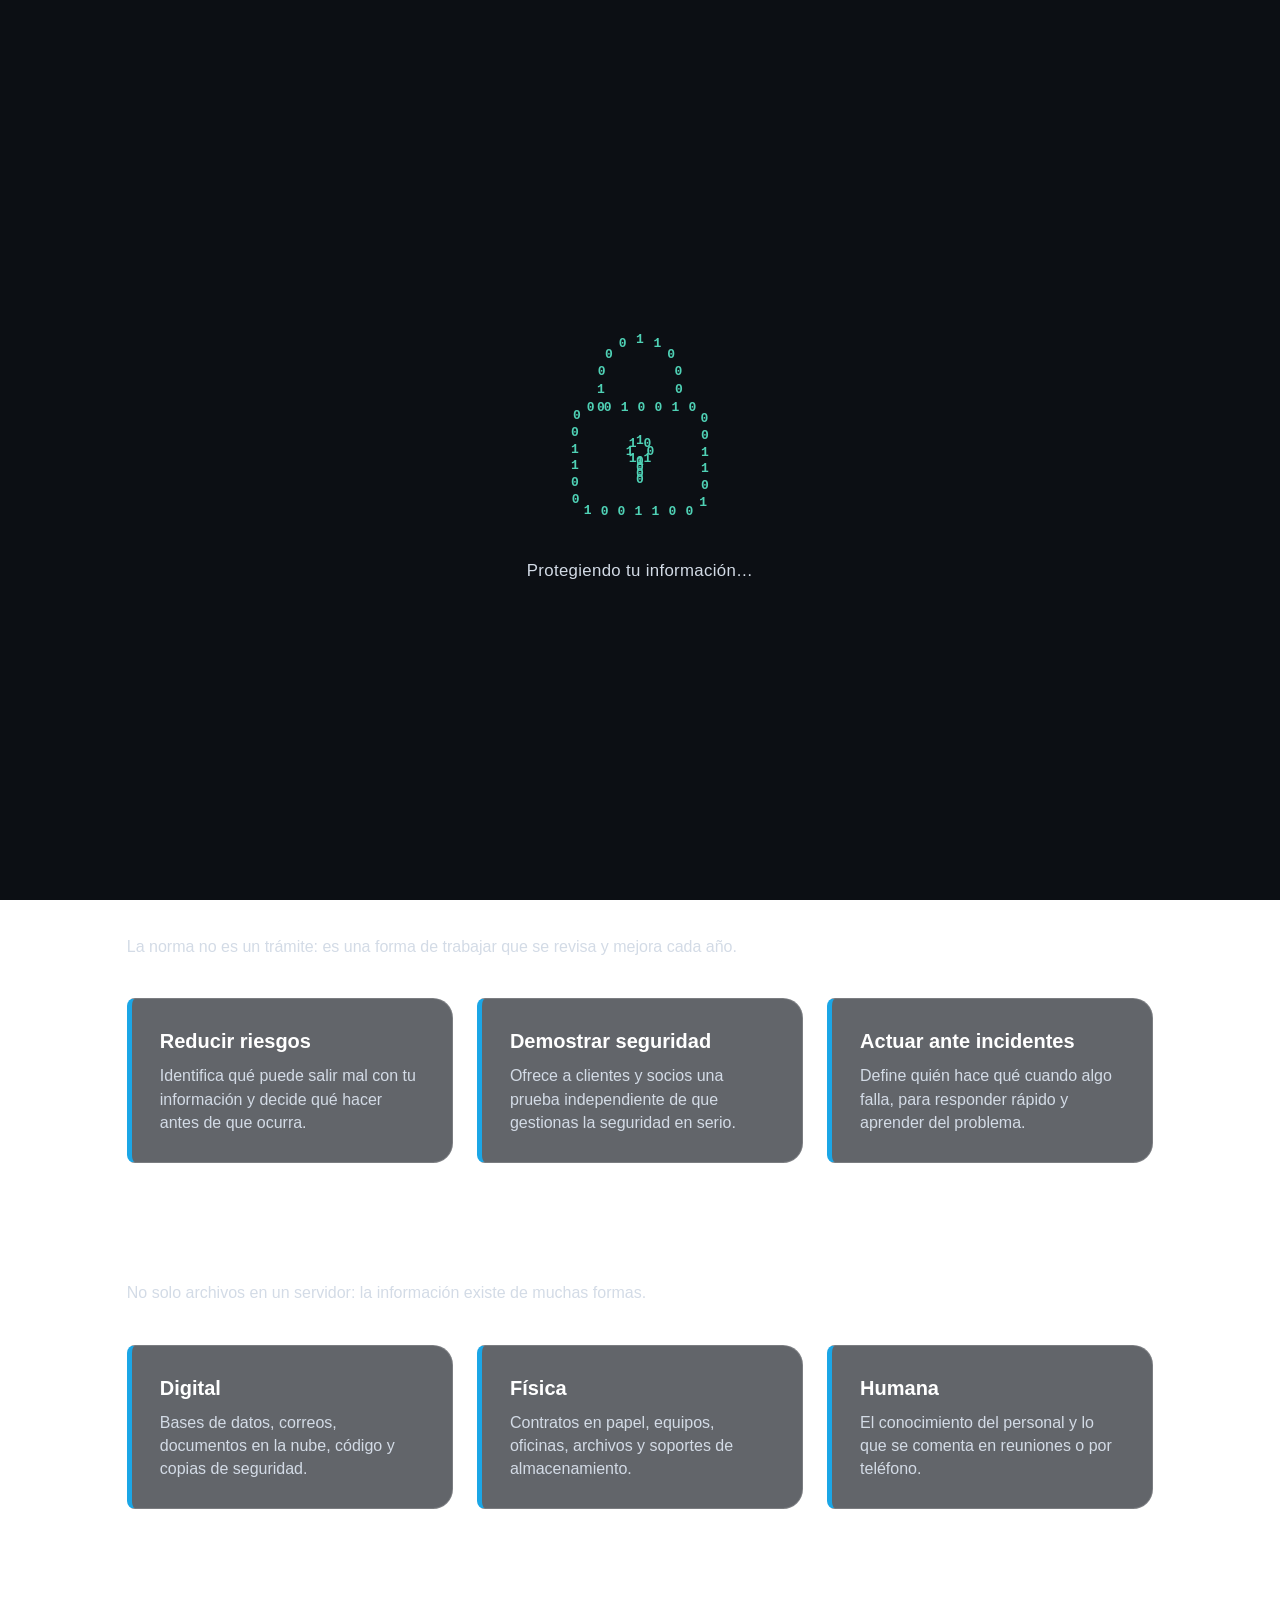
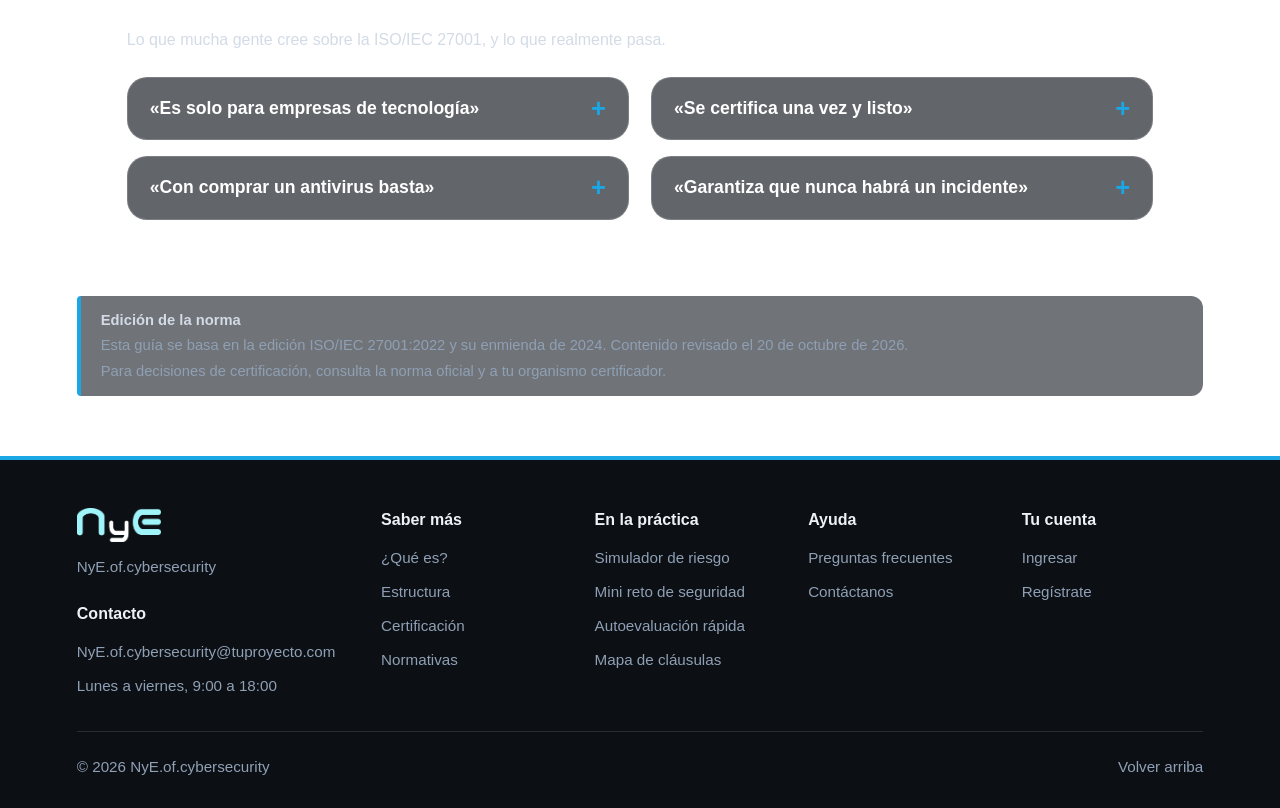
<file: que-es.html>
<!DOCTYPE html>
<html lang="es">
<head>
  <meta charset="UTF-8">
  <meta name="viewport" content="width=device-width, initial-scale=1.0">
  <title>¿Qué es la ISO/IEC 27001? | ISO/IEC 27001</title>
  <link rel="stylesheet" href="css/sitio.css">
  <link rel="stylesheet" href="css/efectos.css">
  <link rel="stylesheet" href="css/pie.css">
</head>
<body class="pg-quees">
  <div class="precarga" aria-hidden="true"><div class="p-mitad p-arriba"></div><div class="p-mitad p-abajo"></div><div class="p-centro"><svg class="p-svg" viewBox="0 20 200 170" aria-hidden="true"><g class="p-candado"><path d="M70 90V68a30 30 0 0 1 60 0V90"/><path d="M62 90H138a12 12 0 0 1 12 12V158a12 12 0 0 1-12 12H62a12 12 0 0 1-12-12V102a12 12 0 0 1 12-12Z"/><circle cx="100" cy="124" r="8"/><path d="M100 132V150"/></g><g class="p-datos"></g></svg><p class="p-texto">Protegiendo tu información…</p></div></div>
  <!-- Encabezado unificado e idéntico al de la página anterior -->
  <header>
    <a class="logo" href="index.html"><img src="css/img/logo.png" alt="NyE, ir al inicio"></a>
    <nav>
      <a href="index.html">Inicio</a>
      <a href="saber-mas.html" class="actual">Saber más</a>
      <a href="normativas.html">Normativas</a>
      <a href="practica.html">En la práctica</a>
      <a href="preguntas-frecuentes.html">Preguntas frecuentes</a>
      <a href="contacto.html">Contáctanos</a>
      <a class="acceso" href="login.html">Ingresar</a>
    <button class="menu-btn" type="button" aria-label="Abrir menú" aria-expanded="false" aria-controls="menu"><span></span><span></span><span></span></button>
    </nav>
  </header>

  <main>
    <!-- Sección de Introducción Estilo Boceto Claro -->
    <section class="hero-section">
      <div class="content-box">
        <h1>¿Qué es exactamente la ISO/IEC 27001?</h1>
        <p>La ISO/IEC 27001 es el estándar internacional que establece los requisitos para un Sistema de Gestión de Seguridad de la Información (SGSI), permitiendo a las organizaciones proteger sus activos de información y gestionar riesgos de manera sistemática y basada en evidencia.</p>
      </div>
      
      <!-- Contenedor Gris configurado como enlace de Video -->
      <figure class="ilustracion">
        <svg viewBox="0 0 400 350" role="img" aria-label="Escudo con candado dentro de un triángulo con los tres pilares: confidencialidad, integridad y disponibilidad">
          <polygon class="il-tri" points="200,62 70,282 330,282"/>
          <path class="il-escudo" d="M200 118 L256 138 V192 C256 232 229 255 200 267 C171 255 144 232 144 192 V138 Z"/>
          <circle class="il-llave" cx="200" cy="184" r="11"/><rect class="il-llave" x="196" y="190" width="8" height="24" rx="3"/>
          <circle class="il-nodo" cx="200" cy="62" r="13"/>
          <circle class="il-nodo" cx="70" cy="282" r="13" style="animation-delay:.8s"/>
          <circle class="il-nodo" cx="330" cy="282" r="13" style="animation-delay:1.6s"/>
          <text class="il-txt" x="200" y="36">Confidencialidad</text>
          <text class="il-txt" x="70" y="324">Integridad</text>
          <text class="il-txt" x="330" y="324">Disponibilidad</text>
        </svg>
        <figcaption>Los tres pilares que la norma busca preservar.</figcaption>
      </figure>
    </section>

    <!-- Tres pilares inferiores en tarjetas independientes redondeadas -->
    <section class="pillars-section">
      <article class="pilar-card">
        <svg class="ico"><use href="#i-lock"/></svg><h2>Confidencialidad</h2>
        <p>Garantiza que la información solo sea accesible para las personas y sistemas autorizados.</p>
      </article>
      
      <article class="pilar-card">
        <svg class="ico"><use href="#i-check"/></svg><h2>Integridad</h2>
        <p>Asegura que los datos sean precisos, completos y no sufran modificaciones no autorizadas.</p>
      </article>
      
      <article class="pilar-card">
        <svg class="ico"><use href="#i-server"/></svg><h2>Disponibilidad</h2>
        <p>Logra que la información y los servicios estén accesibles para los usuarios autorizados siempre que los necesiten.</p>
      </article>
    </section>
  
    <section class="sec">
      <h2>¿Para qué sirve?</h2>
      <p>La norma no es un trámite: es una forma de trabajar que se revisa y mejora cada año.</p>
      <div class="pillars-section">
        <article class="pilar-card"><h3>Reducir riesgos</h3><p>Identifica qué puede salir mal con tu información y decide qué hacer antes de que ocurra.</p></article>
        <article class="pilar-card"><h3>Demostrar seguridad</h3><p>Ofrece a clientes y socios una prueba independiente de que gestionas la seguridad en serio.</p></article>
        <article class="pilar-card"><h3>Actuar ante incidentes</h3><p>Define quién hace qué cuando algo falla, para responder rápido y aprender del problema.</p></article>
      </div>
    </section>

    <section class="sec">
      <h2>¿Qué información protege?</h2>
      <p>No solo archivos en un servidor: la información existe de muchas formas.</p>
      <div class="pillars-section">
        <article class="pilar-card"><h3>Digital</h3><p>Bases de datos, correos, documentos en la nube, código y copias de seguridad.</p></article>
        <article class="pilar-card"><h3>Física</h3><p>Contratos en papel, equipos, oficinas, archivos y soportes de almacenamiento.</p></article>
        <article class="pilar-card"><h3>Humana</h3><p>El conocimiento del personal y lo que se comenta en reuniones o por teléfono.</p></article>
      </div>
    </section>

    <section class="sec">
      <h2>Mitos frecuentes</h2>
      <p>Lo que mucha gente cree sobre la ISO/IEC 27001, y lo que realmente pasa.</p>
      <div class="clausulas">
        <div>
          <details><summary>«Es solo para empresas de tecnología»</summary><p>Se aplica a cualquier organización que maneje información, sea cual sea su sector o tamaño.</p></details>
          <details><summary>«Con comprar un antivirus basta»</summary><p>La norma combina personas, procesos y tecnología. Las herramientas son solo una parte de los controles.</p></details>
        </div>
        <div>
          <details><summary>«Se certifica una vez y listo»</summary><p>El certificado se mantiene con auditorías de seguimiento cada año y una recertificación al cumplirse el ciclo de tres años.</p></details>
          <details><summary>«Garantiza que nunca habrá un incidente»</summary><p>Reduce la probabilidad y el impacto de los incidentes, pero no elimina el riesgo por completo.</p></details>
        </div>
      </div>
    </section>
  </main>

  <!-- Botón de navegación inferior izquierdo -->
  <footer class="pie">
    <div class="pie-columnas">
      <div class="pie-marca">
        <img class="pie-logo" src="css/img/logo.png" alt="NyE">
        <p>NyE.of.cybersecurity</p>
        <h3>Contacto</h3>
        <a href="mailto:NyE.of.cybersecurity@tuproyecto.com">NyE.of.cybersecurity@tuproyecto.com</a>
        <span>Lunes a viernes, 9:00 a 18:00</span>
      </div>
      <div><h3>Saber más</h3><a href="que-es.html">¿Qué es?</a><a href="estructura.html">Estructura</a><a href="certificacion.html">Certificación</a><a href="normativas.html">Normativas</a></div>
      <div><h3>En la práctica</h3><a href="practica.html#riesgo">Simulador de riesgo</a><a href="practica.html#reto">Mini reto de seguridad</a><a href="practica.html#autoevaluacion">Autoevaluación rápida</a><a href="estructura.html#mapa">Mapa de cláusulas</a></div>
      <div><h3>Ayuda</h3><a href="preguntas-frecuentes.html">Preguntas frecuentes</a><a href="contacto.html">Contáctanos</a></div>
      <div><h3>Tu cuenta</h3><a href="login.html">Ingresar</a><a href="registro.html">Regístrate</a></div>
    </div>
    <div class="pie-base"><span>© 2026 NyE.of.cybersecurity</span><a href="#">Volver arriba</a></div>
  </footer>
<div class="menu-pantalla" id="menu" aria-hidden="true">
    <ol>
      <li style="--i:0"><a href="index.html">Inicio</a></li>
      <li style="--i:1"><a href="saber-mas.html">Saber más</a></li>
      <li style="--i:2"><a href="normativas.html">Normativas</a></li>
      <li style="--i:3"><a href="practica.html">En la práctica</a></li>
      <li style="--i:3"><a href="preguntas-frecuentes.html">Preguntas frecuentes</a></li>
      <li style="--i:4"><a href="contacto.html">Contáctanos</a></li>
      <li style="--i:5"><a href="login.html">Ingresar</a></li>
    </ol>
    <p>NyE.of.cybersecurity</p>
  </div>
  <script src="js/efectos.js"></script>
  <script src="js/interactivo.js"></script>
  <script src="js/idioma.js"></script>
  <script src="js/sesion.js"></script>
</body>
</html>
</file>
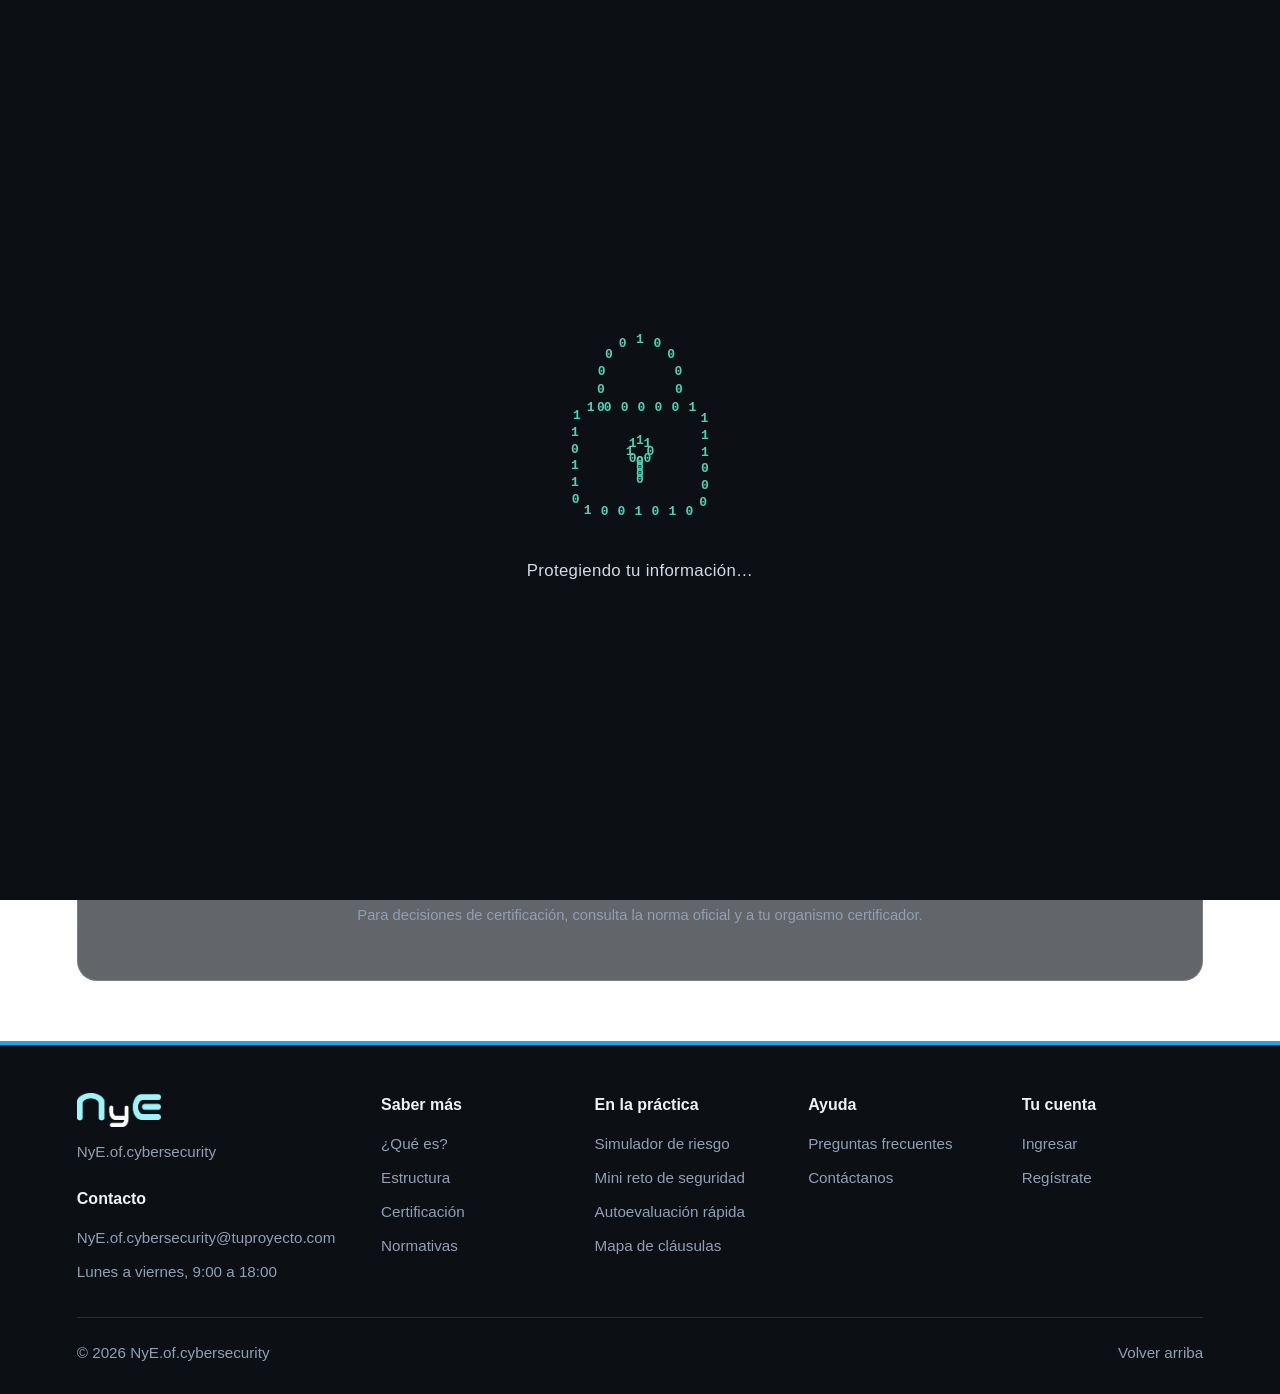
<file: registro.html>
<!DOCTYPE html>
<html lang="es">
<head>
  <meta charset="UTF-8">
  <meta name="viewport" content="width=device-width, initial-scale=1.0">
  <title>Regístrate | ISO/IEC 27001</title>
  <link rel="stylesheet" href="css/sitio.css">
  <link rel="stylesheet" href="css/efectos.css">
  <link rel="stylesheet" href="css/pie.css">
</head>
<body class="pg-registro">
  <div class="precarga" aria-hidden="true"><div class="p-mitad p-arriba"></div><div class="p-mitad p-abajo"></div><div class="p-centro"><svg class="p-svg" viewBox="0 20 200 170" aria-hidden="true"><g class="p-candado"><path d="M70 90V68a30 30 0 0 1 60 0V90"/><path d="M62 90H138a12 12 0 0 1 12 12V158a12 12 0 0 1-12 12H62a12 12 0 0 1-12-12V102a12 12 0 0 1 12-12Z"/><circle cx="100" cy="124" r="8"/><path d="M100 132V150"/></g><g class="p-datos"></g></svg><p class="p-texto">Protegiendo tu información…</p></div></div>
  <header>
    <a class="logo" href="index.html"><img src="css/img/logo.png" alt="NyE, ir al inicio"></a>
    <nav>
      <a href="index.html">Inicio</a>
      <a href="saber-mas.html">Saber más</a>
      <a href="normativas.html">Normativas</a>
      <a href="practica.html">En la práctica</a>
      <a href="preguntas-frecuentes.html">Preguntas frecuentes</a>
      <a href="contacto.html">Contáctanos</a>
      <a class="acceso" href="login.html">Ingresar</a>
    <button class="menu-btn" type="button" aria-label="Abrir menú" aria-expanded="false" aria-controls="menu"><span></span><span></span><span></span></button>
    </nav>
  </header>

  <main>
    <aside>
      <p>ya tienes una cuenta, loguéate</p>
      <a href="login.html">Loguearse</a>
    </aside>

    <section>
      <h1>Regístrate</h1>

      <div class="redes">
        <button type="button" aria-label="Registrarse con Facebook"><img src="css/img/facebook.png" alt=""></button>
        <button type="button" aria-label="Registrarse con Gmail"><img src="css/img/gmail.png" alt=""></button>
        <button type="button" aria-label="Registrarse con LinkedIn"><img src="css/img/link.png" alt=""></button>
      </div>
      <p>usa otras cuentas para registrarte</p>

      <form action="#" method="post">
        <div>
          <label for="nombre">Nombre</label>
          <input type="text" id="nombre" name="nombre" required>
        </div>

        <div>
          <label for="correo">Correo</label>
          <input type="email" id="correo" name="correo" required>
        </div>

        <div>
          <label for="clave">Contraseña</label>
          <input type="password" id="clave" name="clave" required>
        </div>

        <button type="submit">Registrarse</button>
      </form>
    </section>
  </main>
  <footer class="pie">
    <div class="pie-columnas">
      <div class="pie-marca">
        <img class="pie-logo" src="css/img/logo.png" alt="NyE">
        <p>NyE.of.cybersecurity</p>
        <h3>Contacto</h3>
        <a href="mailto:NyE.of.cybersecurity@tuproyecto.com">NyE.of.cybersecurity@tuproyecto.com</a>
        <span>Lunes a viernes, 9:00 a 18:00</span>
      </div>
      <div><h3>Saber más</h3><a href="que-es.html">¿Qué es?</a><a href="estructura.html">Estructura</a><a href="certificacion.html">Certificación</a><a href="normativas.html">Normativas</a></div>
      <div><h3>En la práctica</h3><a href="practica.html#riesgo">Simulador de riesgo</a><a href="practica.html#reto">Mini reto de seguridad</a><a href="practica.html#autoevaluacion">Autoevaluación rápida</a><a href="estructura.html#mapa">Mapa de cláusulas</a></div>
      <div><h3>Ayuda</h3><a href="preguntas-frecuentes.html">Preguntas frecuentes</a><a href="contacto.html">Contáctanos</a></div>
      <div><h3>Tu cuenta</h3><a href="login.html">Ingresar</a><a href="registro.html">Regístrate</a></div>
    </div>
    <div class="pie-base"><span>© 2026 NyE.of.cybersecurity</span><a href="#">Volver arriba</a></div>
  </footer>
<div class="menu-pantalla" id="menu" aria-hidden="true">
    <ol>
      <li style="--i:0"><a href="index.html">Inicio</a></li>
      <li style="--i:1"><a href="saber-mas.html">Saber más</a></li>
      <li style="--i:2"><a href="normativas.html">Normativas</a></li>
      <li style="--i:3"><a href="practica.html">En la práctica</a></li>
      <li style="--i:3"><a href="preguntas-frecuentes.html">Preguntas frecuentes</a></li>
      <li style="--i:4"><a href="contacto.html">Contáctanos</a></li>
      <li style="--i:5"><a href="login.html">Ingresar</a></li>
    </ol>
    <p>NyE.of.cybersecurity</p>
  </div>
  <script src="js/efectos.js"></script>
  <script src="js/interactivo.js"></script>
  <script src="js/idioma.js"></script>
  <script src="js/sesion.js"></script>
  <script src="js/registro.js"></script>
</body>
</html>
</file>
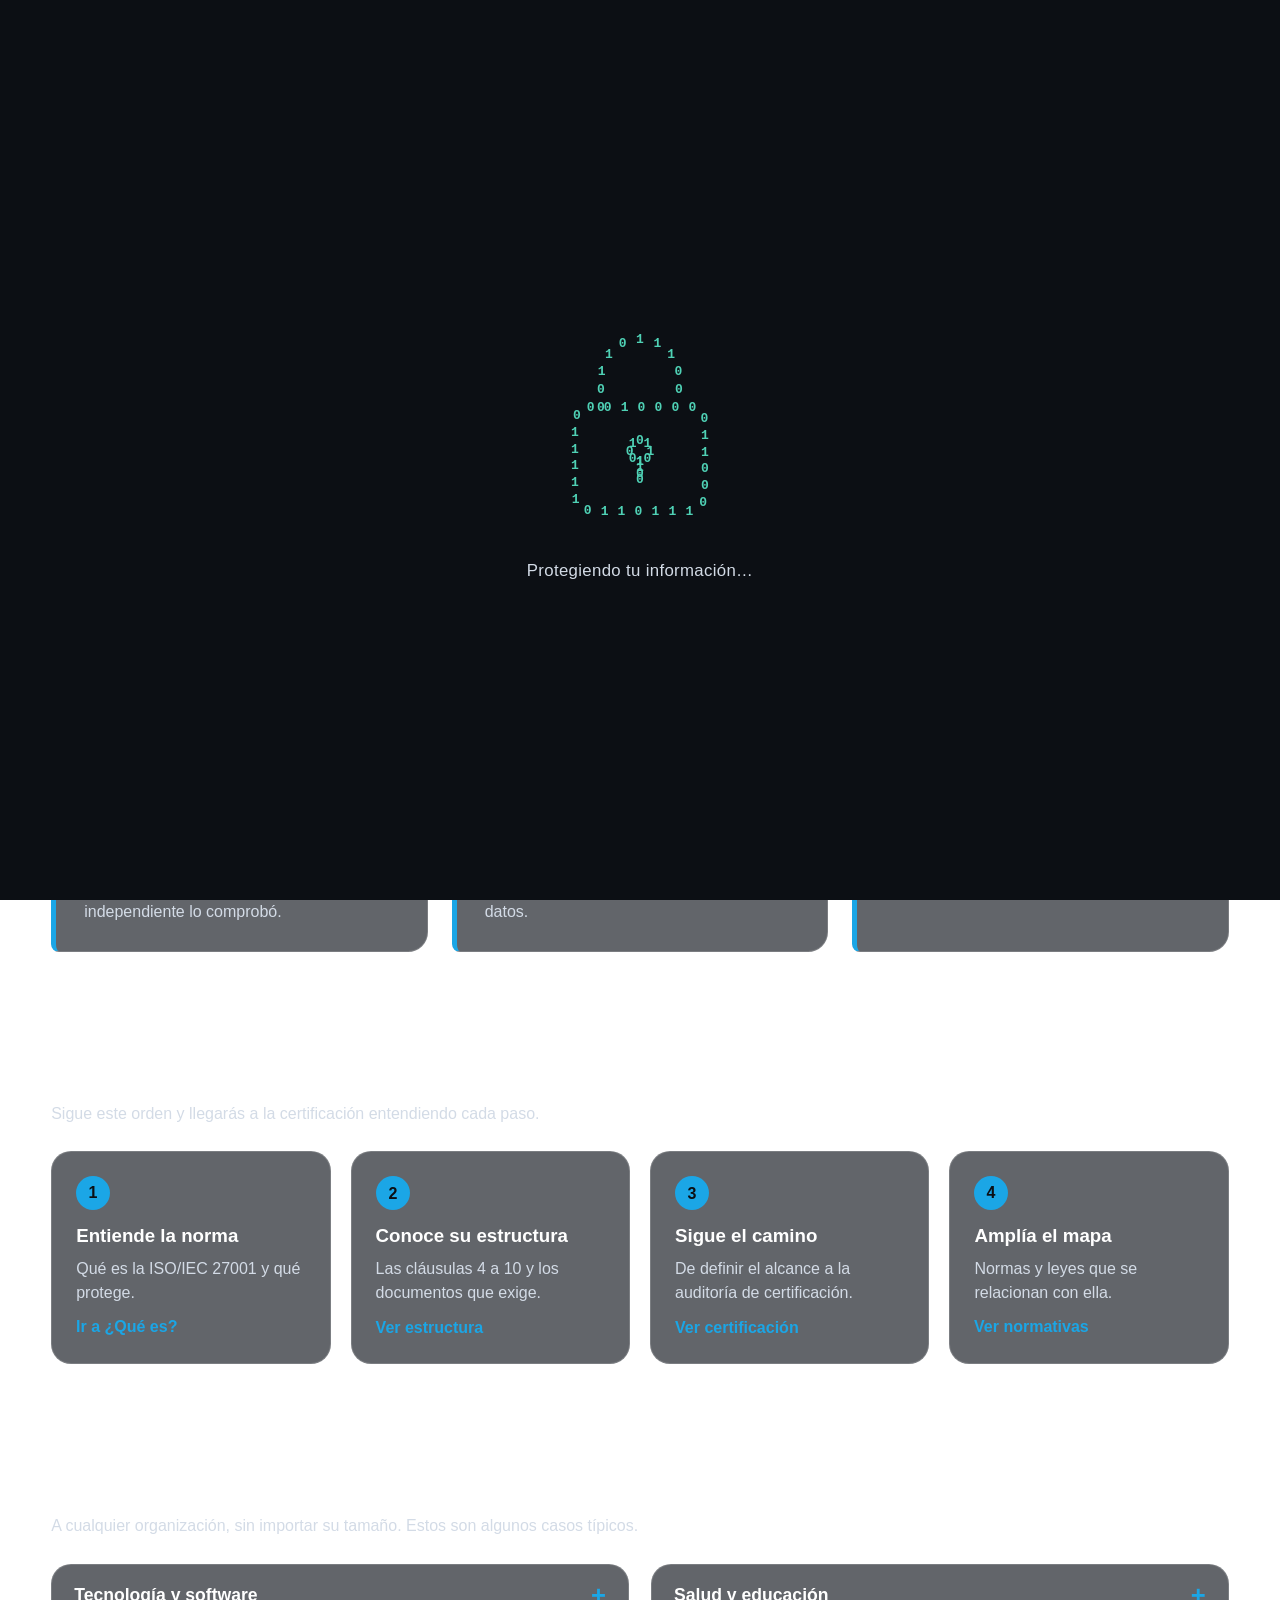
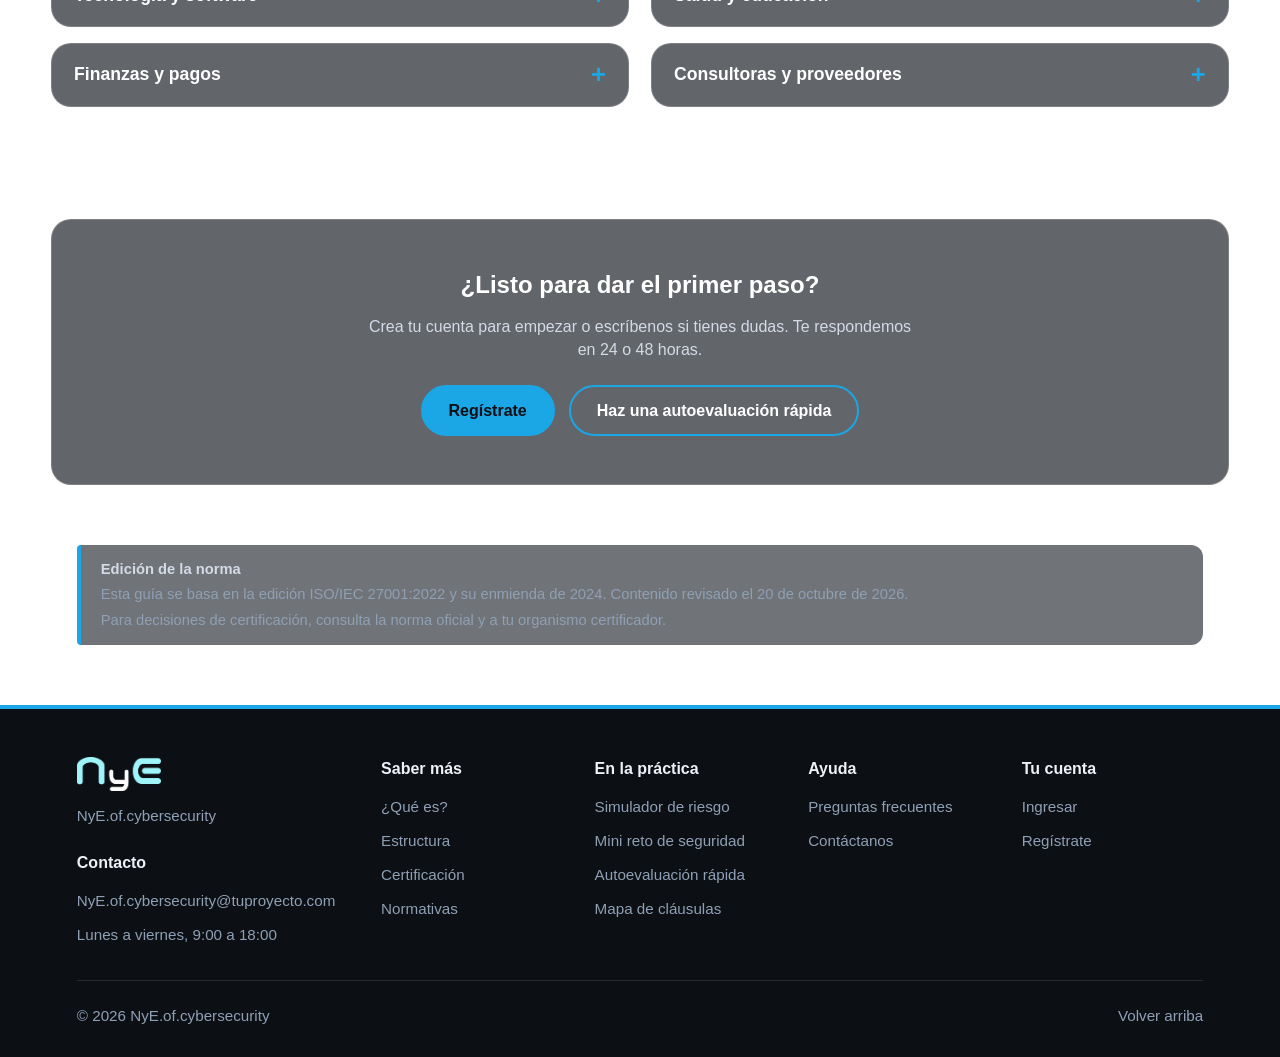
<file: saber-mas.html>
<!DOCTYPE html>
<html lang="es">
<head>
    <meta charset="UTF-8">
    <meta name="viewport" content="width=device-width, initial-scale=1.0">
    <title>Saber más | ISO/IEC 27001</title>
    <link rel="stylesheet" href="css/sitio.css">
  <link rel="stylesheet" href="css/efectos.css">
  <link rel="stylesheet" href="css/pie.css">
</head>
<body class="pg-saber">
  <div class="precarga" aria-hidden="true"><div class="p-mitad p-arriba"></div><div class="p-mitad p-abajo"></div><div class="p-centro"><svg class="p-svg" viewBox="0 20 200 170" aria-hidden="true"><g class="p-candado"><path d="M70 90V68a30 30 0 0 1 60 0V90"/><path d="M62 90H138a12 12 0 0 1 12 12V158a12 12 0 0 1-12 12H62a12 12 0 0 1-12-12V102a12 12 0 0 1 12-12Z"/><circle cx="100" cy="124" r="8"/><path d="M100 132V150"/></g><g class="p-datos"></g></svg><p class="p-texto">Protegiendo tu información…</p></div></div>
    <header>
    <a class="logo" href="index.html"><img src="css/img/logo.png" alt="NyE, ir al inicio"></a>
    <nav>
      <a href="index.html">Inicio</a>
      <a href="saber-mas.html" class="actual">Saber más</a>
      <a href="normativas.html">Normativas</a>
      <a href="practica.html">En la práctica</a>
      <a href="preguntas-frecuentes.html">Preguntas frecuentes</a>
      <a href="contacto.html">Contáctanos</a>
      <a class="acceso" href="login.html">Ingresar</a>
    <button class="menu-btn" type="button" aria-label="Abrir menú" aria-expanded="false" aria-controls="menu"><span></span><span></span><span></span></button>
    </nav>
  </header>


    <main>
        <section class="tarjeta-info">
            <h1>ISO/IEC 27001: protege la información de tu empresa</h1>
            <p>Guía sobre el estándar internacional para gestionar la ciberseguridad: ¿qué es?, ¿cómo se aplica en entornos empresariales? y ¿cómo se certifica?</p>
        </section>

        <aside class="menu-lateral">
            <nav class="nav-botones" aria-label="Secciones de la guía">
                <ul>
                    <li><a href="que-es.html" class="btn-azul"><svg class="ico"><use href="#i-help"/></svg><span>¿Qué es?</span><small>Conoce la norma y qué información protege.</small></a></li>
                    <li><a href="estructura.html" class="btn-azul"><svg class="ico"><use href="#i-layers"/></svg><span>Estructura</span><small>Las cláusulas 4 a 10 y los documentos que exige.</small></a></li>
                    <li><a href="certificacion.html" class="btn-azul"><svg class="ico"><use href="#i-clip"/></svg><span>Certificación</span><small>El camino hasta la auditoría y el certificado.</small></a></li>
                    <li><a href="normativas.html" class="btn-azul"><svg class="ico"><use href="#i-book"/></svg><span>Normativas</span><small>Controles, ciclo de mejora y normas relacionadas.</small></a></li>
                </ul>
            </nav>
        </aside>

        <section class="sec">
            <h2>¿Por qué importa proteger la información?</h2>
            <p>Datos de clientes, contratos, código, correos: casi todo lo que hace funcionar a una empresa es información. Un sistema de gestión ordena cómo se cuida.</p>
            <div class="pillars-section">
                <article class="pilar-card"><h3>Confianza</h3><p>Clientes y socios saben que tus datos están en manos responsables y que un auditor independiente lo comprobó.</p></article>
                <article class="pilar-card"><h3>Cumplimiento</h3><p>Ayuda a responder a exigencias de clientes, licitaciones y regulaciones de protección de datos.</p></article>
                <article class="pilar-card"><h3>Continuidad</h3><p>Prepara a la organización para prevenir incidentes y recuperarse rápido si ocurren.</p></article>
            </div>
        </section>

        <section class="sec">
            <h2>Tu ruta de aprendizaje</h2>
            <p>Sigue este orden y llegarás a la certificación entendiendo cada paso.</p>
            <ol class="ciclo">
                <li><h3>Entiende la norma</h3><p>Qué es la ISO/IEC 27001 y qué protege.</p><a href="que-es.html">Ir a ¿Qué es?</a></li>
                <li><h3>Conoce su estructura</h3><p>Las cláusulas 4 a 10 y los documentos que exige.</p><a href="estructura.html">Ver estructura</a></li>
                <li><h3>Sigue el camino</h3><p>De definir el alcance a la auditoría de certificación.</p><a href="certificacion.html">Ver certificación</a></li>
                <li><h3>Amplía el mapa</h3><p>Normas y leyes que se relacionan con ella.</p><a href="normativas.html">Ver normativas</a></li>
            </ol>
        </section>

        <section class="sec">
            <h2>¿A quién le sirve?</h2>
            <p>A cualquier organización, sin importar su tamaño. Estos son algunos casos típicos.</p>
            <div class="clausulas">
                <div>
                    <details><summary>Tecnología y software</summary><p>Los clientes suelen pedir evidencia de seguridad antes de confiar sus datos a un proveedor de servicios o de nube.</p></details>
                    <details><summary>Finanzas y pagos</summary><p>Manejan información sensible y están muy expuestas a fraudes: un sistema de gestión ordena controles y responsabilidades.</p></details>
                </div>
                <div>
                    <details><summary>Salud y educación</summary><p>Custodian datos personales delicados de pacientes, estudiantes y familias, que exigen confidencialidad.</p></details>
                    <details><summary>Consultoras y proveedores</summary><p>Si trabajas con información de otras empresas, certificarte puede abrirte la puerta a contratos más grandes.</p></details>
                </div>
            </div>
        </section>

        <section class="cta">
            <h2>¿Listo para dar el primer paso?</h2>
            <p>Crea tu cuenta para empezar o escríbenos si tienes dudas. Te respondemos en 24 o 48 horas.</p>
            <div class="acciones"><a class="btn btn-cian" href="registro.html">Regístrate</a><a class="btn btn-borde" href="practica.html#autoevaluacion">Haz una autoevaluación rápida</a></div>
        </section>
    </main>
  <footer class="pie">
    <div class="pie-columnas">
      <div class="pie-marca">
        <img class="pie-logo" src="css/img/logo.png" alt="NyE">
        <p>NyE.of.cybersecurity</p>
        <h3>Contacto</h3>
        <a href="mailto:NyE.of.cybersecurity@tuproyecto.com">NyE.of.cybersecurity@tuproyecto.com</a>
        <span>Lunes a viernes, 9:00 a 18:00</span>
      </div>
      <div><h3>Saber más</h3><a href="que-es.html">¿Qué es?</a><a href="estructura.html">Estructura</a><a href="certificacion.html">Certificación</a><a href="normativas.html">Normativas</a></div>
      <div><h3>En la práctica</h3><a href="practica.html#riesgo">Simulador de riesgo</a><a href="practica.html#reto">Mini reto de seguridad</a><a href="practica.html#autoevaluacion">Autoevaluación rápida</a><a href="estructura.html#mapa">Mapa de cláusulas</a></div>
      <div><h3>Ayuda</h3><a href="preguntas-frecuentes.html">Preguntas frecuentes</a><a href="contacto.html">Contáctanos</a></div>
      <div><h3>Tu cuenta</h3><a href="login.html">Ingresar</a><a href="registro.html">Regístrate</a></div>
    </div>
    <div class="pie-base"><span>© 2026 NyE.of.cybersecurity</span><a href="#">Volver arriba</a></div>
  </footer>

<div class="menu-pantalla" id="menu" aria-hidden="true">
    <ol>
      <li style="--i:0"><a href="index.html">Inicio</a></li>
      <li style="--i:1"><a href="saber-mas.html">Saber más</a></li>
      <li style="--i:2"><a href="normativas.html">Normativas</a></li>
      <li style="--i:3"><a href="practica.html">En la práctica</a></li>
      <li style="--i:3"><a href="preguntas-frecuentes.html">Preguntas frecuentes</a></li>
      <li style="--i:4"><a href="contacto.html">Contáctanos</a></li>
      <li style="--i:5"><a href="login.html">Ingresar</a></li>
    </ol>
    <p>NyE.of.cybersecurity</p>
  </div>
  <script src="js/efectos.js"></script>
  <script src="js/interactivo.js"></script>
  <script src="js/idioma.js"></script>
  <script src="js/sesion.js"></script>
</body>
</html>
</file>
<file: css/inicio.css>
/* inicio.css -> <link rel="stylesheet" href="css/inicio.css">
   Misma paleta que el resto del sitio NyE. Estructura inspirada en Control Union España. */

:root {
  --azul-noche: #0c0f14;
  --azul-medio: #141a23;
  --azul-claro: #17324f;
  --cian: #1ba6e6;
  --fondo: #0c0f14;
  --tarjeta-a: #1c232d;
  --tarjeta-b: #12171e;
  --texto-suave: #8fa0b5;
}

* { box-sizing: border-box; margin: 0; padding: 0; }

html { background: linear-gradient(160deg, #0c0f14 0%, #10151c 60%, #141c28 100%) fixed; scroll-behavior: smooth; }

body {
  min-height: 100vh;
  font-family: "Fira Sans", "Mukta", "Segoe UI", Roboto, Arial, sans-serif;
  color: #fff;
  line-height: 1.45;
}

a { color: inherit; text-decoration: none; }

:focus-visible { outline: 3px solid var(--cian); outline-offset: 3px; }

/* ===== Encabezado (igual que el resto del sitio) ===== */
header {
  position: sticky;
  top: 0;
  z-index: 10;
  display: flex;
  align-items: center;
  justify-content: space-between;
  gap: 20px;
  min-height: 64px;
  padding: 6px 3.5% 6px 2.2%;
  background: linear-gradient(90deg, var(--azul-noche) 0%, var(--azul-medio) 40%, var(--azul-claro) 100%);
  border-bottom: 4px solid var(--cian);
}

.logo { display: block; line-height: 0; }
.logo img { display: block; height: 38px; width: auto; }

nav { display: flex; flex-wrap: wrap; align-items: center; gap: clamp(16px, 3vw, 36px); }
nav a { font-weight: 700; font-size: 1rem; }
nav a:hover { text-decoration: underline; }

nav a.acceso {
  padding: 8px 20px;
  border: 2px solid var(--cian);
  border-radius: 999px;
}
nav a.acceso:hover { background: var(--cian); text-decoration: none; }

/* ===== Botones ===== */
.btn {
  display: inline-block;
  padding: 12px 26px;
  border-radius: 999px;
  font-weight: 700;
  font-size: 1rem;
  transition: background 0.2s, border-color 0.2s;
}
.btn-cian { background: var(--cian); color: var(--azul-noche); border: 2px solid var(--cian); }
.btn-cian:hover { background: #4cc0f5; border-color: #4cc0f5; }
.btn-borde { border: 2px solid var(--cian); color: #fff; }
.btn-borde:hover { background: rgba(27, 166, 230, 0.18); }

.botones { display: flex; flex-wrap: wrap; gap: 14px; }

/* ===== Portada ===== */
.portada { display: none; }

.portada-texto { max-width: 38rem; }
.portada h1 { font-size: clamp(2rem, 4.4vw, 3.2rem); line-height: 1.15; margin-bottom: 20px; }
.portada p { font-size: 1.2rem; color: #d3dbe6; margin-bottom: 30px; max-width: 34rem; }

/* ===== Bloques de contenido ===== */
.bloque { max-width: 1280px; margin: 0 auto; padding: 80px 6% 20px; }
.bloque h2 { font-size: clamp(1.6rem, 3vw, 2.1rem); line-height: 1.2; margin-bottom: 14px; }
.intro { color: var(--texto-suave); margin-bottom: 32px; font-size: 1.1rem; }
.tarjetas-principales h2, .camino h2 { margin-bottom: 32px; }

.rejilla-3 { display: grid; grid-template-columns: repeat(3, 1fr); gap: 24px; }

.tarjeta, .pilar {
  padding: 32px 28px;
  background: linear-gradient(to bottom, var(--tarjeta-a) 0%, var(--tarjeta-b) 100%);
  border: 1px solid rgba(255, 255, 255, 0.12);
  border-radius: 20px;
}

.tarjeta { display: flex; flex-direction: column; align-items: flex-start; gap: 14px; }
.tarjeta h3, .pilar h3 { font-size: 1.4rem; }
.tarjeta p, .pilar p { color: #d3dbe6; flex: 1; }

/* Los pilares llevan un borde cian a la izquierda: aquí sí marca una jerarquía distinta a las tarjetas de acción */
.pilar { border-left: 5px solid var(--cian); border-radius: 8px 20px 20px 8px; }
.pilar h3 { margin-bottom: 10px; }

.experto { margin-top: 36px; }

/* ===== Cifras ===== */
.cifras {
  display: grid;
  grid-template-columns: repeat(4, 1fr);
  gap: 20px;
  max-width: 1280px;
  margin: 80px auto 0;
  padding: 36px 6%;
  text-align: center;
  border-top: 1px solid rgba(255, 255, 255, 0.15);
  border-bottom: 1px solid rgba(255, 255, 255, 0.15);
}
.cifras strong { display: block; font-size: 3rem; line-height: 1; color: var(--cian); }
.cifras span { display: block; margin-top: 8px; color: var(--texto-suave); }

/* ===== Camino: pasos ===== */
.pasos {
  display: grid;
  grid-template-columns: repeat(5, 1fr);
  gap: 18px;
  list-style: none;
  counter-reset: paso;
}
.pasos li {
  counter-increment: paso;
  padding: 22px 18px;
  background: rgba(24,30,40, 0.7);
  border-top: 4px solid var(--cian);
  border-radius: 6px 6px 16px 16px;
}
.pasos li::before {
  content: counter(paso);
  display: grid;
  place-items: center;
  width: 34px;
  height: 34px;
  margin-bottom: 12px;
  border-radius: 50%;
  background: var(--cian);
  color: var(--azul-noche);
  font-weight: 700;
}
.pasos h3 { font-size: 1.1rem; margin-bottom: 8px; }
.pasos p { color: #d3dbe6; font-size: 0.98rem; }

/* ===== Cierre ===== */
.cierre {
  margin-top: 90px;
  padding: 70px 6%;
  text-align: center;
  background: radial-gradient(circle at center, #1a2230 0%, #0c0f14 100%);
}
.cierre h2 { font-size: clamp(1.6rem, 3vw, 2.1rem); margin-bottom: 12px; }
.cierre p { color: var(--texto-suave); margin-bottom: 28px; }
.cierre .botones { justify-content: center; }

/* ===== Pie de página ===== */
footer { padding: 50px 6% 40px; background: var(--azul-noche); border-top: 4px solid var(--cian); }

.pie-columnas {
  display: grid;
  grid-template-columns: 1.2fr 1fr 1fr 1fr 1.6fr;
  gap: 30px;
  max-width: 1280px;
  margin: 0 auto;
}
.pie-columnas h3 { font-size: 1.05rem; margin-bottom: 12px; }
.pie-columnas a, .pie-columnas span, .pie-columnas p { display: block; margin-bottom: 8px; color: var(--texto-suave); overflow-wrap: anywhere; }
.pie-columnas a:hover { color: #fff; text-decoration: underline; }
.pie-logo { height: 34px; width: auto; margin-bottom: 12px; }

/* ===== Responsivo ===== */
@media (max-width: 1000px) {
  .pasos { grid-template-columns: repeat(2, 1fr); }
  .cifras { grid-template-columns: repeat(2, 1fr); }
  .pie-columnas { grid-template-columns: repeat(2, 1fr); }
}

@media (max-width: 800px) {
  header { position: static; flex-wrap: wrap; justify-content: center; padding: 10px; }
  .rejilla-3 { grid-template-columns: 1fr; }
  .bloque { padding-top: 56px; }
}

@media (max-width: 520px) {
  .pasos, .pie-columnas { grid-template-columns: 1fr; }
}

@media (prefers-reduced-motion: reduce) {
  html { scroll-behavior: auto; }
  .btn { transition: none; }
}

/* Acento secundario menta para cifras y datos */
:root { --menta: #4fd1b5; }
.cifras strong, .linea b, .temas strong { color: var(--menta); }
.barra i { background: var(--menta); }

body::before { content: ""; position: fixed; inset: 0; z-index: -1; pointer-events: none; background: url("img/puntos2.png") center / cover no-repeat; filter: invert(1); opacity: .35; }

/* ===== Portada: texto + ilustración integrada con el candado ===== */
.portada { display: grid; grid-template-columns: minmax(0, 1fr) minmax(0, 1.05fr); align-items: center; gap: clamp(24px, 4vw, 64px); max-width: 1280px; min-height: 76vh; margin: 0 auto; padding: 56px 6%; }
.hero-visual { position: relative; width: 100%; max-width: 700px; aspect-ratio: 16 / 10; justify-self: end; animation: entrada 1.1s 2s both; }
.hero-foto { position: absolute; inset: 0; background: url("img/candado-1600.jpg") center / cover no-repeat; -webkit-mask-image: radial-gradient(closest-side at 50% 52%, #000 70%, transparent 100%); mask-image: radial-gradient(closest-side at 50% 52%, #000 70%, transparent 100%); }
.hero-svg { position: absolute; inset: 0; width: 100%; height: 100%; overflow: visible; }
.trazos path { fill: none; stroke: rgba(27, 166, 230, .5); stroke-width: .5; }
.trazos circle { fill: #1ba6e6; }
.anillo { fill: none; stroke: rgba(79, 209, 181, .45); stroke-width: .35; stroke-dasharray: 1.2 2.4; }
.nodo-c { fill: #1ba6e6; } .nodo-m { fill: #4fd1b5; }
.orbita { transform-box: view-box; transform-origin: 80px 51.7px; animation: orbitar 90s linear infinite; }
@keyframes orbitar { to { transform: rotate(360deg); } }
@keyframes entrada { from { opacity: 0; transform: scale(.96); } }

/* ===== Tres pilares: diagrama ===== */
.pilares { display: grid; grid-template-columns: 1.1fr .9fr; column-gap: 40px; align-items: center; }
.pilares > h2, .pilares > .intro { grid-column: 1; }
.pilares > .venn { grid-column: 2; grid-row: 1 / 3; margin: 0; }
.pilares > .rejilla-3 { grid-column: 1 / -1; }
.venn svg { display: block; width: 100%; max-width: 460px; margin: 0 auto; }
.vt { fill: #eef2f7; font: 600 13px "Fira Sans", "Segoe UI", sans-serif; text-anchor: middle; }
.vc { fill: #fff; font: 700 12px "Fira Sans", "Segoe UI", sans-serif; text-anchor: middle; }

@media (max-width: 900px) {
  .portada { grid-template-columns: 1fr; min-height: 0; padding: 36px 6% 24px; }
  .hero-visual { justify-self: center; max-width: 520px; }
  .pilares { display: block; }
  .pilares > .venn { margin: 0 auto 28px; max-width: 340px; }
}
@media (prefers-reduced-motion: reduce) { .orbita { animation: none; } .hero-visual { animation: none; } }
</file>
<file: css/efectos.css>
/* efectos.css -> preloader, menú a pantalla completa y aparición al hacer scroll.
   Lo usa js/efectos.js. Si el JavaScript no carga, el contenido se ve igual. */

/* ===== Intro: cifra de carga y cortinas ===== */
.cargando { overflow: hidden; }
.precarga { position: fixed; inset: 0; z-index: 100; pointer-events: none; }
.p-mitad { position: absolute; left: 0; right: 0; height: 50.2%; background: #0c0f14; transition: transform .9s cubic-bezier(.77, 0, .18, 1); }
.p-arriba { top: 0; } .p-abajo { bottom: 0; }
.p-centro { position: absolute; inset: 0; display: grid; place-content: center; justify-items: center; gap: 22px; transition: opacity .4s, transform .4s; }
.p-svg { width: min(260px, 62vw); height: auto; overflow: visible; }
.p-candado * { fill: none; stroke: #1ba6e6; stroke-width: 3; stroke-linecap: round; stroke-linejoin: round; opacity: 0; transition: opacity .6s; }
.armado .p-candado * { opacity: 1; }
.p-datos text { font: 600 10px ui-monospace, Menlo, Consolas, monospace; fill: #8fa0b5; text-anchor: middle; dominant-baseline: central; opacity: 0; transition: transform 1.1s cubic-bezier(.6, 0, .2, 1), opacity .5s, fill .4s; }
.p-datos.ver text { opacity: 1; }
.p-datos text.cifrado { fill: #4fd1b5; }
.armado .p-datos text { opacity: 0; }
.p-texto { margin: 0; color: #d3dbe6; font-size: 1.05rem; letter-spacing: .02em; opacity: 0; animation: aparece .6s .5s forwards; }
@keyframes aparece { to { opacity: 1; } }
.precarga.listo .p-centro { opacity: 0; transform: translateY(-20px); }
.precarga.fuera .p-arriba { transform: translateY(-101%); }
.precarga.fuera .p-abajo { transform: translateY(101%); }
@keyframes subir { from { opacity: 0; transform: translateY(16px); } }

/* ===== Iconos ===== */
.ico { width: 30px; height: 30px; stroke: var(--cian, #1ba6e6); fill: none; stroke-width: 1.8; stroke-linecap: round; stroke-linejoin: round; }

/* ===== Línea de tiempo visual ===== */
.ruta { position: relative; }
.ruta::before, .ruta::after { content: ""; position: absolute; left: 10%; right: 10%; top: 32px; height: 3px; border-radius: 2px; }
.ruta::before { background: rgba(255, 255, 255, .14); }
.ruta::after { background: var(--cian, #1ba6e6); transform-origin: left; transform: scaleX(var(--prog, 0)); }
.ruta li { padding: 0 8px; background: none; border: 0; border-radius: 0; text-align: center; }
.ruta li::before { position: relative; z-index: 1; width: 64px; height: 64px; margin: 0 auto 22px; font-size: 1.7rem; border: 3px solid #0c0f14; box-shadow: 0 0 0 2px rgba(27, 166, 230, .5); }
.ruta .ico { display: block; margin: 0 auto 6px; }
.ruta h3 { margin-bottom: 6px; }

/* ===== Variedad entre secciones ===== */
.banda { margin-top: 80px; padding-bottom: 50px; background: rgba(255, 255, 255, .05); border-block: 1px solid rgba(255, 255, 255, .1); }
.pilar .ico { margin-bottom: 10px; }

/* ===== Botón de idioma ===== */
.idioma { padding: 6px 12px; background: none; border: 1px solid rgba(255, 255, 255, .45); border-radius: 999px; color: #fff; font: inherit; font-size: .85rem; font-weight: 700; cursor: pointer; }
.idioma:hover { background: rgba(255, 255, 255, .14); }

@media (max-width: 1000px) { .ruta::before, .ruta::after { display: none; } }

/* ===== Botón del menú ===== */
.menu-btn { display: grid; gap: 5px; padding: 10px; background: none; border: 0; cursor: pointer; }
.menu-btn span { display: block; width: 26px; height: 3px; background: #fff; border-radius: 2px; transition: transform .3s, opacity .3s; }
.menu-abierto .menu-btn span:nth-child(1) { transform: translateY(8px) rotate(45deg); }
.menu-abierto .menu-btn span:nth-child(2) { opacity: 0; }
.menu-abierto .menu-btn span:nth-child(3) { transform: translateY(-8px) rotate(-45deg); }

/* ===== Menú a pantalla completa ===== */
.menu-abierto { overflow: hidden; }
.menu-abierto header { z-index: 60; }

.menu-pantalla {
  position: fixed; inset: 0; z-index: 50;
  display: flex; flex-direction: column; justify-content: center;
  padding: 90px 10% 40px;
  background: linear-gradient(rgba(12,15,20, .9), rgba(12,15,20, .96)), url("img/candado-1600.jpg") center / cover;
  clip-path: circle(0 at calc(100% - 40px) 40px);
  visibility: hidden;
  transition: clip-path .7s cubic-bezier(.7, 0, .2, 1), visibility 0s .7s;
}
.menu-abierto .menu-pantalla {
  clip-path: circle(150% at calc(100% - 40px) 40px);
  visibility: visible;
  transition: clip-path .7s cubic-bezier(.7, 0, .2, 1), visibility 0s;
}
.menu-pantalla ol { list-style: none; counter-reset: m; }
.menu-pantalla li {
  counter-increment: m;
  opacity: 0; transform: translateY(30px);
  transition: opacity .5s, transform .5s;
}
.menu-abierto .menu-pantalla li { opacity: 1; transform: none; transition-delay: calc(var(--i) * 70ms + 300ms); }
.menu-pantalla a {
  display: inline-flex; align-items: baseline; gap: 18px;
  padding: 6px 0;
  font-size: clamp(2rem, 6vw, 3.8rem); font-weight: 700; line-height: 1.15;
  transition: color .2s, transform .2s;
}
.menu-pantalla a::before { content: counter(m, decimal-leading-zero); font-size: 1rem; color: #1ba6e6; }
.menu-pantalla a:hover { color: #1ba6e6; transform: translateX(14px); }
.menu-pantalla p { margin-top: 30px; color: #8fa0b5; }

/* ===== Aparición al hacer scroll ===== */
.js .reveal { opacity: 0; transform: translateY(28px); transition: opacity .7s, transform .7s; }
.js .reveal.visible { opacity: 1; transform: none; transition: opacity .7s, transform .7s, padding .25s, background .25s; }

@media (max-width: 860px) {
  header nav > a:not(.acceso) { display: none; }
}

@media (prefers-reduced-motion: reduce) {
  .ruta::after { transform: scaleX(1); }
  .js .reveal { opacity: 1; transform: none; transition: none; }
  .menu-pantalla, .menu-abierto .menu-pantalla, .menu-pantalla li { transition: none; }
}

/* Acento secundario menta para cifras y datos */
:root { --menta: #4fd1b5; }
.cifras strong, .linea b, .temas strong { color: var(--menta); }
.barra i { background: var(--menta); }


/* ===== Pestañas (perfil, cláusulas, controles) ===== */
.tablist { display: flex; flex-wrap: wrap; gap: 10px; margin-bottom: 18px; }
.tab { padding: 10px 20px; background: transparent; border: 1.5px solid rgba(255, 255, 255, .22); border-radius: 999px; color: #fff; font: inherit; font-weight: 700; cursor: pointer; transition: background .2s, border-color .2s; }
.tab:hover { border-color: #1ba6e6; }
.tab[aria-selected="true"] { background: #1ba6e6; border-color: #1ba6e6; color: #0c0f14; }
.panel { padding: 26px 28px; background: rgba(18, 22, 29, .72); border: 1px solid rgba(255, 255, 255, .16); border-radius: 20px; backdrop-filter: blur(8px); -webkit-backdrop-filter: blur(8px); }
.panel[hidden], .expl p[hidden] { display: none; }
.panel > p { margin-bottom: 14px; color: #d3dbe6; }
.panel > p:last-child { margin-bottom: 0; }
.panel h3 { margin-bottom: 10px; font-size: 1.3rem; color: #4fd1b5; }
.panel strong { color: #fff; }
.perfil .acciones, .panel .acciones { display: flex; flex-wrap: wrap; gap: 12px; margin-top: 18px; }
.mapa .tab { min-width: 56px; }
.nota-c { margin-top: 18px; color: #8fa0b5; }

/* ===== Mini reto ===== */
.reto { display: grid; gap: 12px; max-width: 46rem; margin-bottom: 18px; }
.reto button { padding: 16px 20px; text-align: left; background: rgba(18, 22, 29, .72); border: 1.5px solid rgba(255, 255, 255, .16); border-radius: 14px; color: #fff; font: inherit; cursor: pointer; transition: border-color .2s; }
.reto button:hover { border-color: #1ba6e6; }
.reto button.elegida { border-color: #f28b4e; }
.reto button.correcta { border-color: #4fd1b5; background: rgba(79, 209, 181, .12); }
.expl { max-width: 46rem; color: #d3dbe6; }

/* ===== Índice lateral con la sección actual (solo pantallas anchas) ===== */
.rail { display: none; }
@media (min-width: 1640px) {
  .rail { display: block; position: fixed; right: 24px; top: 50%; z-index: 5; width: 190px; transform: translateY(-50%); font-size: .85rem; }
  .pg-saber .rail { display: none; }
  .rail b { display: block; margin-bottom: 12px; color: #8fa0b5; font-weight: 600; }
  .rail ol { position: relative; margin: 0; padding: 0; list-style: none; border-left: 2px solid rgba(255, 255, 255, .14); }
  .rail ol::after { content: ""; position: absolute; left: -2px; top: 0; width: 2px; height: var(--lectura, 0%); background: #1ba6e6; }
  .rail a { display: block; padding: 6px 0 6px 14px; color: #8fa0b5; line-height: 1.3; transition: color .2s; }
  .rail a:hover { color: #fff; }
  .rail a.on { color: #1ba6e6; font-weight: 700; }
}
@media (min-width: 1900px) { .pg-saber .rail { display: block; } }

/* ===== Nota de edición ===== */
.nota-edicion { width: calc(100% - 12%); max-width: 1180px; margin: 30px auto 0; padding: 14px 20px; background: rgba(18, 22, 29, .6); border-left: 4px solid #1ba6e6; border-radius: 4px 12px 12px 4px; color: #8fa0b5; font-size: .92rem; }
.nota-edicion strong { color: #d3dbe6; }
.nota-edicion p { margin-top: 4px; }
@media (prefers-reduced-motion: reduce) { .tab, .reto button { transition: none; } }

/* ===== Tres pilares: selección ===== */
.vp { cursor: pointer; transition: opacity .2s; }
.vp circle { fill: var(--c); fill-opacity: .18; stroke: var(--c); stroke-width: 2; transition: fill-opacity .2s, stroke-width .2s; }
.vp use { stroke: #fff; fill: none; stroke-width: 1.8; stroke-linecap: round; stroke-linejoin: round; }
.vp:focus { outline: none; }
.vp:hover circle, .vp:focus-visible circle { fill-opacity: .3; stroke-width: 3.5; }
.vp:focus-visible circle { stroke: #fff; }
.vp.sel circle { fill-opacity: .5; stroke-width: 3.5; }
.v1, .pilar:nth-child(1) { --c: #1ba6e6; } .v2, .pilar:nth-child(2) { --c: #4fd1b5; } .v3, .pilar:nth-child(3) { --c: #b9cde6; }
.pilar { cursor: pointer; border-left-color: var(--c); transition: opacity .2s, box-shadow .2s; }
.pilar .ico { stroke: var(--c); }
.pilar:hover { box-shadow: 0 0 0 1px var(--c) inset; }
.pilar:focus-visible { outline: 3px solid #1ba6e6; outline-offset: 3px; }
.pilar.sel { box-shadow: 0 0 0 2px var(--c) inset; }
.hay-sel .vp:not(.sel) { opacity: .4; }
.hay-sel .pilar:not(.sel) { opacity: .6; }
.ejemplo { margin-top: 12px; padding-top: 12px; border-top: 1px solid rgba(255, 255, 255, .15); color: #d3dbe6; }
.js .pilar .ejemplo { display: none; }
.js .pilar.sel .ejemplo { display: block; }
.venn figcaption { margin-top: 8px; text-align: center; color: #8fa0b5; font-size: .9rem; }

/* ===== Invitación discreta ===== */
.invitacion { position: fixed; right: 20px; bottom: 20px; z-index: 40; width: min(360px, calc(100vw - 24px)); padding: 18px 44px 18px 20px; background: #151a22; border: 1px solid rgba(255, 255, 255, .18); border-left: 4px solid #1ba6e6; border-radius: 14px; box-shadow: 0 12px 32px rgba(0, 0, 0, .45); color: #fff; opacity: 0; transform: translateY(16px); transition: opacity .35s, transform .35s; }
.invitacion.ver { opacity: 1; transform: none; }
.invitacion strong { display: block; margin-bottom: 4px; }
.invitacion p { margin: 0 0 12px; color: #d3dbe6; font-size: .95rem; }
.invitacion .acciones { display: flex; flex-wrap: wrap; gap: 8px; }
.invitacion .btn { padding: 8px 16px; font-size: .9rem; }
.inv-x { position: absolute; top: 6px; right: 8px; width: 36px; height: 36px; background: none; border: 0; color: #8fa0b5; font-size: 1.5rem; cursor: pointer; }
.inv-x:hover { color: #fff; }
@media (max-width: 600px) { .invitacion { left: 12px; right: 12px; bottom: 12px; width: auto; } }
@media (prefers-reduced-motion: reduce) { .vp, .pilar, .invitacion { transition: none; } .invitacion { transform: none; } }
</file>
<file: css/pie.css>
/* pie.css -> pie de página común a todas las páginas */
footer.pie { width: 100%; max-width: none; margin: 60px 0 0; padding: 48px 6% 24px; background: #0c0f14; border-top: 4px solid #1ba6e6; color: #8fa0b5; }
.pie-columnas { display: grid; grid-template-columns: 1.5fr 1fr 1fr 1fr 1fr; gap: 32px; max-width: 1280px; margin: 0 auto; }
footer.pie h3 { margin-bottom: 10px; color: #eef2f7; font-size: 1rem; }
footer.pie a, footer.pie span, footer.pie p { display: block; margin: 0; padding: 6px 0; background: none; border: 0; border-radius: 0; color: #8fa0b5; font-size: .95rem; font-weight: 400; overflow-wrap: anywhere; }
footer.pie a:hover { background: none; color: #fff; text-decoration: underline; }
.pie-marca h3 { margin-top: 18px; }
.pie-logo { display: block; width: auto; height: 34px; margin-bottom: 8px; }
.pie-base { display: flex; flex-wrap: wrap; justify-content: space-between; gap: 8px; max-width: 1280px; margin: 28px auto 0; padding-top: 18px; border-top: 1px solid rgba(255, 255, 255, .12); }
.pie-base a, .pie-base span { padding: 4px 0; }
@media (max-width: 900px) { .pie-columnas { grid-template-columns: 1fr 1fr; } .pie-marca { grid-column: 1 / -1; } }
@media (max-width: 480px) { .pie-columnas { grid-template-columns: 1fr; } footer.pie a { padding: 10px 0; } }
</file>
<file: css/equipo.css>
/* ===== Nuestro equipo ===== */
.equipo .equipo-lista{
  list-style:none;margin:2rem 0 0;padding:0;
  display:grid;gap:1.5rem;
  grid-template-columns:repeat(auto-fit,minmax(190px,1fr));
}
.miembro{
  text-align:center;padding:1.25rem 1rem 1.5rem;
  border:1px solid color-mix(in srgb,currentColor 15%,transparent);
  border-radius:16px;
  background:color-mix(in srgb,currentColor 4%,transparent);
  transition:transform .3s ease,border-color .3s ease,box-shadow .3s ease;
}
.miembro:hover,.miembro:focus-within{
  transform:translateY(-6px);
  border-color:var(--cian,#22d3ee);
  box-shadow:0 10px 28px rgba(0,0,0,.18);
}
.miembro-foto{
  position:relative;width:150px;height:150px;margin:0 auto 1rem;
  border-radius:50%;overflow:hidden;
  border:3px solid var(--cian,#22d3ee);
  box-shadow:0 0 0 5px color-mix(in srgb,var(--cian,#22d3ee) 20%,transparent);
}
.miembro-foto img{
  width:100%;height:100%;object-fit:cover;object-position:center 25%;
  display:block;transition:transform .4s ease;
}
.miembro:hover .miembro-foto img{transform:scale(1.06)}
.miembro h3{margin:0 0 .25rem;font-size:1.05rem}
.miembro .rol{margin:0;font-size:.9rem;opacity:.75}

/* Entrada escalonada (solo si hay JS) */
.js .miembro{opacity:0;transform:translateY(24px)}
.js .miembro.visible{
  opacity:1;transform:none;
  transition:opacity .6s ease,transform .6s ease,border-color .3s,box-shadow .3s;
  transition-delay:calc(var(--n,0) * 90ms);
}
.js .miembro.visible:hover,.js .miembro.visible:focus-within{
  transform:translateY(-6px);transition-delay:0s;
}
@media (prefers-reduced-motion:reduce){
  .js .miembro{opacity:1;transform:none}
  .miembro,.miembro-foto img{transition:none}
}
</file>
<file: css/sitio.css>
/* sitio.css -> estilo común de todas las páginas internas de NyE.
   Cada página elige su imagen de fondo con la clase del <body> (pg-...). */

:root {
  --img: url("img/puntos2.png");
  --filtro: invert(1);
  --op: .35;
  --tam: cover;
  --azul-noche: #0c0f14;
  --azul-medio: #141a23;
  --azul-claro: #17324f;
  --cian: #1ba6e6;
  --texto-suave: #8fa0b5;
  --cristal: rgba(18,22,29, 0.66);
  --borde: rgba(255, 255, 255, 0.16);
}

* { box-sizing: border-box; margin: 0; padding: 0; }

html { background: linear-gradient(160deg, #0c0f14 0%, #141a23 60%, #141c28 100%) fixed; }

body {
  min-height: 100vh;
  display: flex;
  flex-direction: column;
  font-family: "Fira Sans", "Mukta", "Segoe UI", Roboto, Arial, sans-serif;
  color: #fff;
  line-height: 1.45;
}

/* ===== Fondos de imagen ===== */
body::before,
body::after { content: ""; position: fixed; inset: 0; z-index: -1; pointer-events: none; }
body::before {
  background: var(--img) var(--pos, center) / var(--tam, cover) no-repeat;
  filter: var(--filtro, none);
  opacity: var(--op, 1);
}
body::after { background: var(--velo, transparent); }


a { color: inherit; text-decoration: none; }
:focus-visible { outline: 3px solid var(--cian); outline-offset: 3px; }

/* ===== Encabezado (igual que la portada) ===== */
header {
  position: sticky;
  top: 0;
  z-index: 10;
  display: flex;
  align-items: center;
  justify-content: space-between;
  gap: 20px;
  min-height: 64px;
  padding: 6px 3.5% 6px 2.2%;
  background: linear-gradient(90deg, var(--azul-noche) 0%, var(--azul-medio) 40%, var(--azul-claro) 100%);
  border-bottom: 4px solid var(--cian);
}
.logo { display: block; line-height: 0; }
.logo img { display: block; height: 38px; width: auto; }
nav { display: flex; flex-wrap: wrap; align-items: center; gap: clamp(16px, 3vw, 36px); }
nav a { font-weight: 700; }
nav a:hover, nav a.actual { text-decoration: underline; text-underline-offset: 6px; text-decoration-thickness: 2px; text-decoration-color: var(--cian); }
nav a.acceso { padding: 8px 20px; border: 2px solid var(--cian); border-radius: 999px; text-decoration: none; }
nav a.acceso:hover { background: var(--cian); }

/* ===== Contenedor y tarjetas de cristal ===== */
main { flex: 1; width: 100%; max-width: 1180px; margin: 0 auto; padding: 56px 6% 30px; }
h1 { font-size: clamp(1.8rem, 3.6vw, 2.6rem); line-height: 1.2; margin-bottom: 16px; }
h2 { font-size: 1.5rem; margin-bottom: 12px; }
main > p { color: #d3dbe6; font-size: 1.15rem; margin-bottom: 30px; max-width: 46rem; }

.tarjeta-info, .content-box, .pilar-card, details, .contact-card, .video-placeholder, .pg-registro aside, .pg-registro section, .pg-contacto main > section {
  background: var(--cristal);
  border: 1px solid var(--borde);
  border-radius: 20px;
  backdrop-filter: blur(8px);
  -webkit-backdrop-filter: blur(8px);
}

/* ===== Saber más ===== */
.pg-saber main { display: grid; grid-template-columns: 1.2fr .8fr; align-items: center; gap: 50px; padding-top: 80px; }
.tarjeta-info { padding: 48px 44px; }
.tarjeta-info h1 { margin-bottom: 24px; }
.tarjeta-info p { font-size: 1.2rem; color: #d3dbe6; }
.nav-botones ul { list-style: none; display: flex; flex-direction: column; gap: 26px; align-items: center; }
.btn-azul {
  display: flex; align-items: center; justify-content: center;
  width: min(100%, 280px); height: 66px;
  font-size: 1.35rem; font-weight: 700;
  background: linear-gradient(to bottom, #1c232d, #12171e);
  border: 2px solid var(--cian); border-radius: 999px;
  transition: background .2s;
}
.btn-azul:hover { background: var(--cian); color: var(--azul-noche); }

/* ===== ¿Qué es? ===== */
.hero-section { display: grid; grid-template-columns: 1.1fr .9fr; gap: 40px; align-items: center; }
.content-box { padding: 40px; }
.content-box p { font-size: 1.15rem; color: #d3dbe6; }
.video-link { display: block; }
.video-placeholder { display: grid; place-items: center; min-height: 260px; border-style: dashed; color: var(--texto-suave); }
.pillars-section { display: grid; grid-template-columns: repeat(3, 1fr); gap: 24px; margin-top: 40px; }
.pilar-card { padding: 28px; border-left: 5px solid var(--cian); border-radius: 8px 20px 20px 8px; }
.pilar-card p { color: #d3dbe6; }

/* ===== Estructura, certificación, preguntas: acordeones ===== */
.clausulas, .pasos { display: grid; grid-template-columns: 1fr 1fr; gap: 0 22px; align-items: start; }
details { margin-bottom: 16px; }
summary { display: flex; align-items: center; gap: 14px; padding: 18px 22px; font-weight: 700; font-size: 1.1rem; cursor: pointer; list-style: none; }
summary::-webkit-details-marker { display: none; }
summary::after { content: "+"; margin-left: auto; font-size: 1.6rem; line-height: 1; color: var(--cian); }
details[open] summary::after { content: "\2013"; }
details[open] { border-color: var(--cian); }
details p { padding: 0 22px 20px; color: #d3dbe6; }
.num { display: grid; place-items: center; flex: none; width: 34px; height: 34px; border-radius: 50%; background: var(--cian); color: var(--azul-noche); }
.pg-preguntas main section { max-width: 860px; margin: 0 auto; }

/* ===== Formularios (contacto y registro) ===== */
.pg-contacto main { display: grid; grid-template-columns: 1.1fr .9fr; gap: 40px; align-items: start; }
.pg-contacto main > section, .pg-registro section { padding: 40px; }
.pg-contacto section > p { color: #d3dbe6; margin-bottom: 24px; }
form > div { margin-bottom: 18px; }
label { display: block; margin-bottom: 6px; font-weight: 700; }
label span { color: #ff9a9a; margin-left: 3px; }
input[type="text"], input[type="email"], input[type="password"], textarea {
  display: block; width: 100%; padding: 13px 18px;
  background: rgba(24,29,38, .75); border: 1px solid #2a3342; border-radius: 14px;
  color: #fff; font: inherit;
}
textarea { min-height: 140px; resize: vertical; }
input:focus, textarea:focus { outline: none; border-color: #00d2ff; box-shadow: 0 0 8px rgba(0, 210, 255, .5); }
form > div:has(input[type="checkbox"]) { display: flex; align-items: center; gap: 10px; }
form > div:has(input[type="checkbox"]) label { margin: 0; font-weight: 400; }
input[type="checkbox"] { width: 20px; height: 20px; accent-color: var(--cian); }
form button {
  padding: 13px 32px; background: var(--cian); color: var(--azul-noche);
  border: 2px solid var(--cian); border-radius: 999px; font: inherit; font-weight: 700; cursor: pointer;
}
form button:hover { background: #4cc0f5; border-color: #4cc0f5; }

.contact-card { padding: 28px 30px; }
.contact-card ul { list-style: none; }
.contact-card li { padding: 12px 0; overflow-wrap: anywhere; }
.contact-card li + li { border-top: 1px solid var(--borde); }
.contact-card a:hover { text-decoration: underline; }
.pg-contacto aside h2 { margin-bottom: 16px; }

.pg-registro main { display: grid; grid-template-columns: .7fr 1.3fr; gap: 40px; align-items: center; padding-top: 70px; }
.pg-registro aside { padding: 36px 28px; text-align: center; }
.pg-registro aside p { margin-bottom: 18px; color: var(--texto-suave); }
.pg-registro aside a { display: inline-block; padding: 11px 28px; border: 2px solid var(--cian); border-radius: 999px; font-weight: 700; }
.pg-registro aside a:hover { background: var(--cian); color: var(--azul-noche); }
.redes { display: flex; gap: 14px; margin-bottom: 12px; }
.redes button { display: grid; place-items: center; width: 52px; height: 52px; padding: 0; background: #fff; border: 0; border-radius: 50%; cursor: pointer; }
.redes img { width: 26px; height: 26px; object-fit: contain; }
.pg-registro section > p { color: var(--texto-suave); margin-bottom: 26px; }

/* ===== Pie con botón "atrás" ===== */
footer { width: 100%; max-width: 1180px; margin: 0 auto; padding: 10px 6% 50px; }
footer a { display: inline-block; padding: 10px 26px; border: 2px solid var(--cian); border-radius: 999px; font-weight: 700; background: var(--cristal); }
footer a:hover { background: var(--cian); color: var(--azul-noche); }

/* ===== Responsivo ===== */
@media (max-width: 860px) {
  header { position: static; flex-wrap: wrap; justify-content: center; padding: 10px; }
  .pg-saber main, .pg-contacto main, .pg-registro main, .hero-section, .pillars-section, .clausulas, .pasos { grid-template-columns: 1fr; }
  .tarjeta-info, .content-box, .pg-contacto main > section, .pg-registro section { padding: 30px 24px; }
  main { padding-top: 36px; }
}
@media (prefers-reduced-motion: reduce) { .btn-azul { transition: none; } }

/* ===== Normativas ===== */
.sec { margin-top: 64px; }
.sec > h2 { font-size: clamp(1.5rem, 2.6vw, 2rem); margin-bottom: 8px; }
.sec > p { color: #d3dbe6; margin-bottom: 26px; max-width: 46rem; }
.linea, .temas, .ciclo { display: grid; grid-template-columns: repeat(4, 1fr); gap: 20px; list-style: none; }
.linea li, .temas li, .ciclo li { padding: 24px; background: var(--cristal); border: 1px solid var(--borde); border-radius: 20px; backdrop-filter: blur(8px); -webkit-backdrop-filter: blur(8px); }
.linea li { border-top: 4px solid var(--cian); border-radius: 6px 6px 20px 20px; }
.linea b { display: block; margin-bottom: 8px; font-size: 2rem; color: var(--cian); }
.linea span, .temas p, .ciclo p { color: #d3dbe6; }
.temas strong { display: block; font-size: 3rem; line-height: 1; color: var(--cian); }
.barra { height: 6px; margin: 14px 0; background: rgba(255,255,255,.15); border-radius: 3px; overflow: hidden; }
.barra i { display: block; width: var(--w); height: 100%; background: var(--cian); }
.temas h3, .ciclo h3 { margin-bottom: 8px; }
.ciclo { counter-reset: c; }
.ciclo li::before { counter-increment: c; content: counter(c); display: grid; place-items: center; width: 34px; height: 34px; margin-bottom: 12px; border-radius: 50%; background: var(--cian); color: var(--azul-noche); font-weight: 700; }
.normas { list-style: none; counter-reset: n; border-top: 1px solid var(--borde); }
.normas li { counter-increment: n; display: grid; grid-template-columns: 64px 1fr auto; gap: 18px; align-items: center; padding: 22px 10px; border-bottom: 1px solid var(--borde); transition: padding .25s, background .25s; }
.normas li::before { content: counter(n, decimal-leading-zero); font-size: 1.6rem; font-weight: 700; color: var(--texto-suave); transition: color .25s; }
.normas li:hover { padding-left: 26px; background: rgba(27,166,230,.12); }
.normas li:hover::before { color: var(--cian); }
.normas h3 { font-size: 1.25rem; }
.normas p { color: #d3dbe6; }
.etiqueta { padding: 5px 14px; border: 1px solid var(--cian); border-radius: 999px; font-size: .9rem; white-space: nowrap; }
@media (max-width: 860px) {
  .linea, .temas, .ciclo { grid-template-columns: 1fr; }
  .normas li { grid-template-columns: 44px 1fr; }
  .etiqueta { grid-column: 2; justify-self: start; }
}

/* Acento secundario menta para cifras y datos */
:root { --menta: #4fd1b5; }
.cifras strong, .linea b, .temas strong { color: var(--menta); }
.barra i { background: var(--menta); }

/* ===== Más vida: Saber más, ilustración y bloques nuevos ===== */
.pg-saber .tarjeta-info { position: relative; overflow: hidden; }
.pg-saber .tarjeta-info::before { content: ""; position: absolute; top: -80px; right: -80px; width: 320px; height: 320px; background: radial-gradient(circle, rgba(27,166,230,.35), transparent 65%); animation: brillo 9s ease-in-out infinite alternate; pointer-events: none; }
.pg-saber .tarjeta-info > * { position: relative; }
@keyframes brillo { to { transform: translate(-90px, 120px) scale(1.2); } }
.pg-saber main > .sec, .pg-saber main > .cta { grid-column: 1 / -1; }
.ciclo a { display: inline-block; margin-top: 12px; color: var(--cian); font-weight: 700; }
.ciclo a:hover { text-decoration: underline; }
.pilar-card h3 { margin-bottom: 8px; font-size: 1.25rem; }
.clausulas .pilar-card { margin-bottom: 16px; }

.btn { display: inline-block; padding: 12px 26px; border: 2px solid var(--cian); border-radius: 999px; font-weight: 700; transition: background .2s; }
.btn-cian { background: var(--cian); color: var(--azul-noche); }
.btn-cian:hover { background: #4cc0f5; border-color: #4cc0f5; }
.btn-borde:hover { background: rgba(27,166,230,.18); }
.cta { margin-top: 64px; padding: 48px 32px; text-align: center; background: var(--cristal); border: 1px solid var(--borde); border-radius: 20px; backdrop-filter: blur(8px); -webkit-backdrop-filter: blur(8px); }
.cta p { max-width: 34rem; margin: 8px auto 24px; color: #d3dbe6; }
.acciones { display: flex; flex-wrap: wrap; gap: 14px; justify-content: center; }

.ilustracion { display: grid; place-items: center; gap: 8px; padding: 18px; background: var(--cristal); border: 1px solid var(--borde); border-radius: 20px; backdrop-filter: blur(8px); -webkit-backdrop-filter: blur(8px); }
.ilustracion svg { width: 100%; max-width: 420px; height: auto; }
.ilustracion figcaption { color: var(--texto-suave); font-size: .95rem; }
.il-tri { fill: none; stroke: var(--cian); stroke-width: 2; stroke-dasharray: 6 8; animation: fluir 8s linear infinite; }
.il-escudo { fill: rgba(27,166,230,.14); stroke: var(--cian); stroke-width: 3; }
.il-llave { fill: var(--menta); }
.il-nodo { fill: var(--azul-noche); stroke: var(--menta); stroke-width: 3; transform-box: fill-box; transform-origin: center; animation: pulso 3s ease-in-out infinite; }
.il-txt { fill: #d3dbe6; font: 600 15px "Fira Sans", "Segoe UI", sans-serif; text-anchor: middle; }
@keyframes fluir { to { stroke-dashoffset: -56; } }
@keyframes pulso { 50% { transform: scale(1.3); } }

.contact-card + .contact-card { margin-top: 24px; }
.contact-card h2 { font-size: 1.2rem; }
.contact-card ol { margin-left: 22px; }
.contact-card ol li { padding: 8px 0; border: 0; color: #d3dbe6; }

@media (prefers-reduced-motion: reduce) {
  .il-tri, .il-nodo, .pg-saber .tarjeta-info::before { animation: none; }
}

/* ===== Saber más: aprovechar el ancho y tarjetas de ruta amplias ===== */
.pg-saber main { max-width: 1400px; padding-left: 4%; padding-right: 4%; grid-template-columns: 1fr 1fr; align-items: stretch; gap: 32px; padding-top: 56px; }
.pg-saber .tarjeta-info { padding: 56px 52px; justify-content: center; }
.pg-saber .tarjeta-info h1 { font-size: clamp(2rem, 3.4vw, 3rem); }
.pg-saber .nav-botones, .pg-saber .menu-lateral { height: 100%; }
.pg-saber .nav-botones ul { display: grid; grid-template-columns: 1fr 1fr; gap: 20px; height: 100%; align-items: stretch; }
.pg-saber .btn-azul {
  flex-direction: column; align-items: flex-start; justify-content: center;
  width: 100%; height: 100%; min-height: 150px; padding: 28px 30px; gap: 8px;
  text-align: left; border: 1px solid var(--borde); border-radius: 20px;
  background: var(--cristal); backdrop-filter: blur(8px); -webkit-backdrop-filter: blur(8px);
  transition: border-color .2s, transform .2s;
}
.pg-saber .btn-azul span { font-size: 1.5rem; line-height: 1.2; }
.pg-saber .btn-azul small { font-size: 1rem; font-weight: 400; color: #d3dbe6; }
.pg-saber .btn-azul:hover { background: var(--cristal); color: #fff; border-color: var(--cian); transform: translateY(-3px); }
.pg-saber .nav-botones li { display: flex; }
.pg-saber .sec > p { max-width: 60rem; }
@media (max-width: 1100px) { .pg-saber main { grid-template-columns: 1fr; } }
@media (max-width: 560px) { .pg-saber .nav-botones ul { grid-template-columns: 1fr; } .pg-saber .tarjeta-info { padding: 36px 26px; } }
@media (prefers-reduced-motion: reduce) { .pg-saber .btn-azul { transition: none; transform: none; } }

/* ===== En la práctica ===== */
.acciones.izq { justify-content: flex-start; margin-bottom: 8px; }
.contenedor { width: 100%; max-width: 1180px; margin: 0 auto; padding: 0 6%; }
.sgsi { display: grid; grid-template-columns: 1.1fr .9fr; gap: 32px; align-items: center; }
.sgsi svg { display: block; width: 100%; max-width: 520px; margin: auto; }
.nodo { cursor: pointer; }
.nodo:focus { outline: none; }
.nodo circle { fill: var(--azul-noche); stroke: var(--cian); stroke-width: 2.5; transition: fill .2s; }
.nodo use { stroke: var(--cian); fill: none; stroke-width: 1.8; stroke-linecap: round; stroke-linejoin: round; }
.nodo:hover circle, .nodo:focus-visible circle, .nodo.on circle { fill: var(--cian); }
.nodo:hover use, .nodo:focus-visible use, .nodo.on use { stroke: var(--azul-noche); }
.sgsi-info, .sim-controles, .sim-res, .auto { padding: 28px; background: var(--cristal); border: 1px solid var(--borde); border-radius: 20px; backdrop-filter: blur(8px); -webkit-backdrop-filter: blur(8px); }
.sgsi-info { min-height: 190px; }
.sgsi-info h3 { margin-bottom: 8px; font-size: 1.4rem; color: var(--menta); }
.sgsi-info p { color: #d3dbe6; }

.sim { display: grid; grid-template-columns: 1fr 1fr; gap: 24px; }
.sim-controles label, .auto label { display: flex; align-items: flex-start; gap: 12px; margin: 0 0 16px; font-weight: 400; cursor: pointer; }
.auto label { align-items: center; }
.sim-controles .tx { margin: 0; color: inherit; }
.sim-controles strong { display: block; }
.sim-controles em { display: block; font-style: normal; font-size: .95rem; color: var(--texto-suave); }
.sim-controles input, .auto input { flex: none; margin-top: 2px; }
.medidor { display: grid; grid-template-columns: 100px 1fr 40px; gap: 12px; align-items: center; margin-bottom: 14px; }
.medidor .barra { height: 10px; margin: 0; }
.medidor .barra i, .auto .barra i { transition: width .5s; }
.nivel { margin: 22px 0 14px; padding: 18px; text-align: center; border: 2px solid var(--menta); border-radius: 14px; transition: border-color .3s; }
.nivel small { display: block; color: var(--texto-suave); }
.nivel strong { font-size: 2rem; }
.nivel[data-nivel="medio"] { border-color: #f2c14e; } .nivel[data-nivel="alto"] { border-color: #f28b4e; } .nivel[data-nivel="critico"] { border-color: #ef5b5b; }
.sim-res p { color: #d3dbe6; }

.banda-clara { margin-top: 72px; padding: 72px 0; background: #eef2f7; color: #0c0f14; }
.banda-clara h2 { margin-bottom: 8px; color: #0c0f14; }
.banda-clara .intro-c { max-width: 46rem; margin-bottom: 28px; color: #3b4656; }
.banda-clara .ico { stroke: #0e6fa8; }
.practica { display: grid; grid-template-columns: repeat(4, 1fr); gap: 20px; }
.practica article { padding: 26px; background: #fff; border: 1px solid #d9e0ea; border-radius: 20px; }
.practica h3 { margin: 12px 0 8px; font-size: 1.15rem; }
.practica p { color: #3b4656; }

.auto-res { margin-top: 20px; padding-top: 20px; border-top: 1px solid var(--borde); }
.auto-res strong { font-size: 2rem; color: var(--menta); }
.auto-res p { margin: 6px 0 16px; color: #d3dbe6; }
.auto .barra { height: 10px; margin: 8px 0 12px; }
#autoevaluacion { margin-bottom: 40px; }

@media (max-width: 900px) { .sgsi, .sim { grid-template-columns: 1fr; } .practica { grid-template-columns: 1fr 1fr; } }
@media (max-width: 520px) { .practica { grid-template-columns: 1fr; } .medidor { grid-template-columns: 90px 1fr 36px; } }

/* ===== Saber más: iconos en las tarjetas; anclas con header fijo ===== */
html { scroll-padding-top: 90px; }
.pg-saber .btn-azul .ico { box-sizing: content-box; margin-bottom: 6px; padding: 9px; background: rgba(27,166,230,.12); border-radius: 12px; transition: background .2s; }
.pg-saber .btn-azul:hover .ico { background: rgba(27,166,230,.24); }
</file>
<file: css/login.css>
/* login.css -> pantalla dividida: imagen a la izquierda, formulario limpio a la derecha */
:root { --base: #0c0f14; --superficie: #151a22; --linea: #2a3342; --texto: #eef2f7; --suave: #8fa0b5; --cian: #1ba6e6; --menta: #4fd1b5; }
* { box-sizing: border-box; margin: 0; padding: 0; }
body { min-height: 100vh; font-family: "Fira Sans", "Mukta", "Segoe UI", Roboto, Arial, sans-serif; background: var(--base); color: var(--texto); line-height: 1.45; }
a { color: inherit; text-decoration: none; }
:focus-visible { outline: 3px solid var(--cian); outline-offset: 3px; }

.login { display: grid; grid-template-columns: 1.05fr .95fr; min-height: 100vh; }

.panel-visual { display: flex; flex-direction: column; justify-content: space-between; padding: 40px 6%; background: linear-gradient(180deg, rgba(12,15,20,.55) 0%, rgba(12,15,20,.92) 100%), url("img/candado-1600.jpg") center / cover; }
.logo img { display: block; height: 38px; width: auto; }
.panel-visual h1 { max-width: 26rem; margin-bottom: 14px; font-size: clamp(1.8rem, 3.2vw, 2.8rem); line-height: 1.15; }
.panel-visual p { max-width: 24rem; color: #c3cdd9; }

.panel-form { display: flex; flex-direction: column; padding: 32px 6%; }
.volver { align-self: flex-start; color: var(--suave); font-weight: 700; }
.volver:hover { color: var(--texto); }
.caja { width: 100%; max-width: 25rem; margin: auto; padding: 20px 0; }
.caja h2 { margin-bottom: 6px; font-size: 1.9rem; }
.sub { margin-bottom: 28px; color: var(--suave); }

.campo { margin-bottom: 18px; }
label { display: block; margin-bottom: 6px; font-size: .95rem; font-weight: 700; }
.entrada { position: relative; }
input[type="text"], input[type="password"] { width: 100%; height: 48px; padding: 0 16px; background: var(--superficie); border: 1px solid var(--linea); border-radius: 12px; color: var(--texto); font: inherit; }
.entrada input { padding-right: 90px; }
input::placeholder { color: #5f6e82; }
input:focus { outline: none; border-color: var(--cian); box-shadow: 0 0 0 3px rgba(27,166,230,.25); }
.ver { position: absolute; right: 6px; top: 50%; transform: translateY(-50%); padding: 8px 12px; background: none; border: 0; color: var(--suave); font: inherit; font-size: .9rem; font-weight: 700; cursor: pointer; }
.ver:hover { color: var(--texto); }

.opciones { display: flex; justify-content: space-between; align-items: center; flex-wrap: wrap; gap: 8px 12px; margin: 4px 0 24px; font-size: .95rem; }
.opciones label { display: flex; align-items: center; gap: 8px; margin: 0; font-weight: 400; color: var(--suave); }
input[type="checkbox"] { width: 18px; height: 18px; accent-color: var(--cian); }
.opciones a { color: var(--cian); }
.opciones a:hover, .alta a:hover { text-decoration: underline; }

.principal { width: 100%; height: 50px; background: var(--cian); border: 0; border-radius: 12px; color: var(--base); font: inherit; font-size: 1.05rem; font-weight: 700; cursor: pointer; transition: background .2s; }
.principal:hover { background: #4cc0f5; }

.separador { display: flex; align-items: center; gap: 14px; margin: 28px 0 18px; color: var(--suave); font-size: .9rem; }
.separador::before, .separador::after { content: ""; flex: 1; height: 1px; background: var(--linea); }
.redes { display: grid; grid-template-columns: repeat(3, 1fr); gap: 10px; }
.redes button { display: flex; align-items: center; justify-content: center; gap: 8px; height: 46px; background: var(--superficie); border: 1px solid var(--linea); border-radius: 12px; color: var(--texto); font: inherit; font-size: .92rem; cursor: pointer; transition: border-color .2s; }
.redes button:hover { border-color: var(--cian); }
.redes img { width: 20px; height: 20px; object-fit: contain; }

.alta { margin-top: 28px; text-align: center; color: var(--suave); }
.alta a { color: var(--menta); font-weight: 700; }

@media (max-width: 860px) {
  .login { grid-template-columns: 1fr; }
  .panel-visual { min-height: 220px; gap: 20px; padding: 24px 6%; }
  .panel-visual p { display: none; }
}
@media (prefers-reduced-motion: reduce) { .principal, .redes button { transition: none; } }

.idioma { padding: 6px 12px; background: rgba(12,15,20,.6); border: 1px solid rgba(255,255,255,.45); border-radius: 999px; color: #fff; font: inherit; font-size: .85rem; font-weight: 700; cursor: pointer; }
.idioma.flotante { position: fixed; top: 16px; right: 16px; z-index: 5; }
</file>
